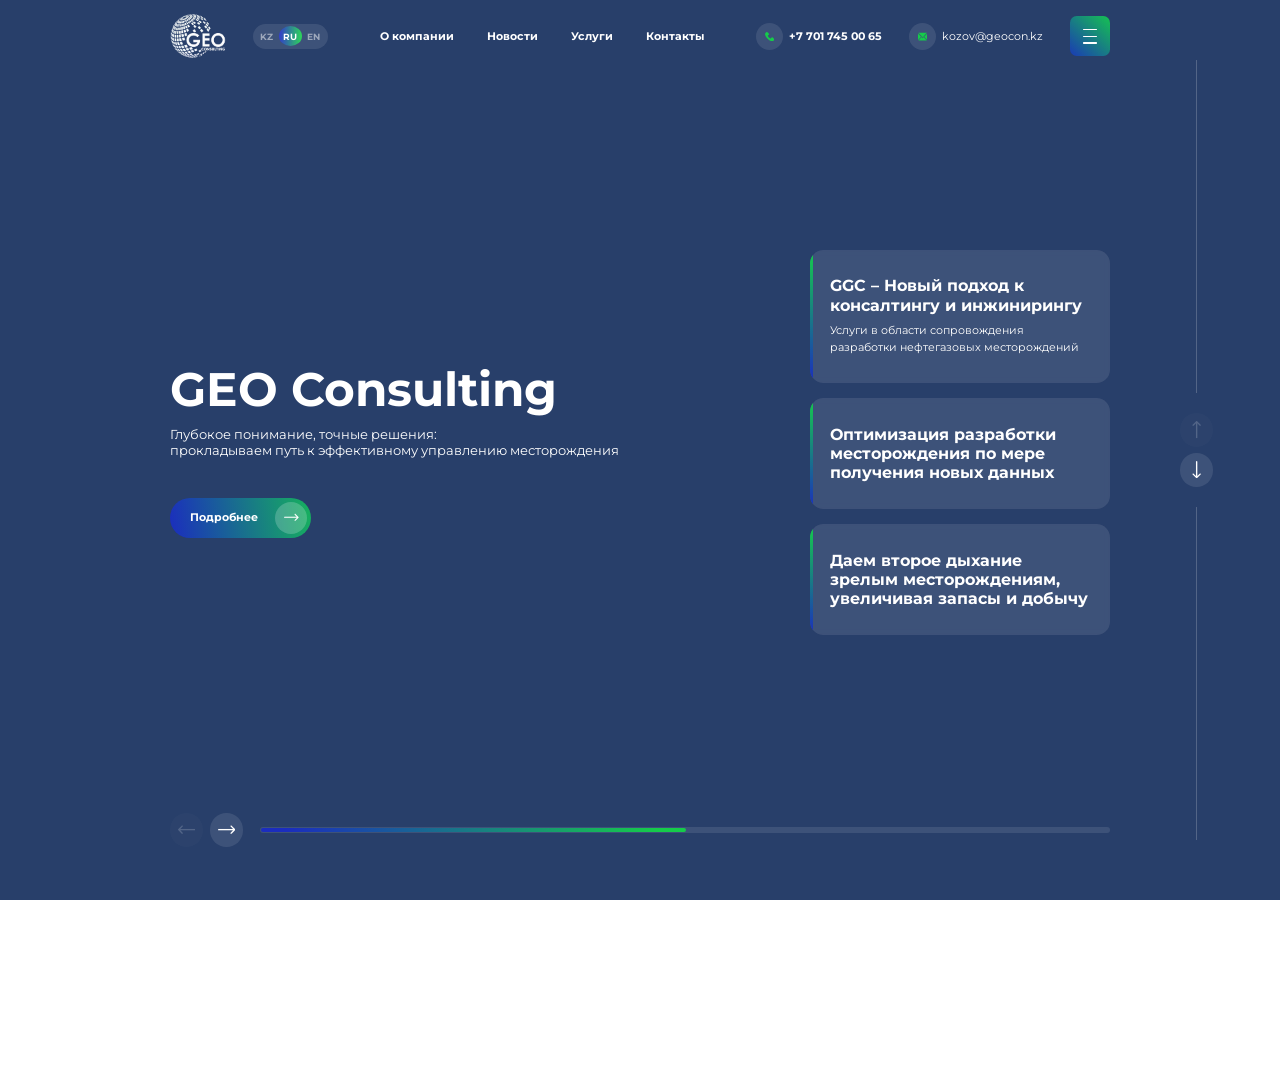
<file: index.html>
<!DOCTYPE html>
<html lang="en">

<head>
    <meta charset="UTF-8">
    <meta http-equiv="X-UA-Compatible" content="IE=edge">
    <meta name="viewport" content="width=device-width, initial-scale=1.0">
    <title>Home</title>
    <link rel="preconnect" href="https://fonts.googleapis.com">
    <link rel="preconnect" href="https://fonts.gstatic.com" crossorigin>
    <link href="https://fonts.googleapis.com/css2?family=Montserrat:ital,wght@0,100..900;1,100..900&display=swap"
        rel="stylesheet">
    <link rel="stylesheet" href="css/aos.css">
    <link rel="stylesheet" href="css/swiper.css">
    <link rel="stylesheet" href="css/fancybox.css">
    <link rel="stylesheet" href="css/style.min.css">
</head>

<body>

    <div class="big-wrapper">
        <header class="header">
            <div class="container">
                <div class="header__inner" data-aos="fade-down">
                    <a class="header__logo logo" href="#">
                        <img src="images/logo.png" alt="logo">
                    </a>
                    <div class="header__langs langs">
                        <ul class="langs__list langs-list">
                            <li class="langs-list__item langs-item">
                                <a class="langs-item__link" href="#">
                                    KZ
                                </a>
                            </li>
                            <li class="langs-list__item langs-item langs-item--active">
                                RU
                            </li>
                            <li class="langs-list__item langs-item">
                                <a class="langs-item__link" href="#">
                                    EN
                                </a>
                            </li>
                        </ul>
                    </div>
                    <nav class="header__nav nav">
                        <ul class="nav__list nav-list">
                            <li class="nav-list__item nav-item">
                                <a class="nav-item__link" href="#">
                                    О компании
                                </a>
                            </li>
                            <li class="nav-list__item nav-item">
                                <a class="nav-item__link" href="#">
                                    Новости
                                </a>
                            </li>
                            <li class="nav-list__item nav-item">
                                <a class="nav-item__link" href="#">
                                    Услуги
                                </a>
                            </li>
                            <li class="nav-list__item nav-item">
                                <a class="nav-item__link" href="#">
                                    Контакты
                                </a>
                            </li>
                        </ul>
                    </nav>
                    <div class="header__network network">
                        <ul class="network__list network-list">
                            <li class="network-list__item network-item network-item--phone">
                                <a class="network-item__link network-link" href="tel:+77017450065">
                                    <div class="network-link__icon">
                                        <svg width="14" height="14" viewBox="0 0 14 14" fill="none"
                                            xmlns="http://www.w3.org/2000/svg">
                                            <path
                                                d="M13.6199 10.2746L11.6661 8.32085C10.9684 7.62308 9.78218 7.90222 9.50307 8.80928C9.29374 9.4373 8.59598 9.78618 7.96799 9.6466C6.57246 9.29772 4.68849 7.48353 4.33961 6.01822C4.13028 5.39021 4.54894 4.69244 5.17693 4.48314C6.08402 4.20403 6.36313 3.01783 5.66536 2.32007L3.71162 0.366327C3.15341 -0.122109 2.31609 -0.122109 1.82766 0.366327L0.501902 1.69208C-0.823851 3.08761 0.641455 6.78576 3.92095 10.0653C7.20045 13.3448 10.8986 14.8799 12.2941 13.4843L13.6199 12.1586C14.1083 11.6003 14.1083 10.763 13.6199 10.2746Z"
                                                fill="#15CC4A" />
                                        </svg>
                                    </div>
                                    <span>
                                        +7 701 745 00 65
                                    </span>
                                </a>
                            </li>
                            <li class="network-list__item network-item">
                                <a class="network-item__link network-link" href="mailto:kozov@geocon.kz">
                                    <div class="network-link__icon">
                                        <svg width="14" height="14" viewBox="0 0 14 14" fill="none"
                                            xmlns="http://www.w3.org/2000/svg">
                                            <path
                                                d="M12.7693 1.07812H1.23029C1.04087 1.07812 0.863551 1.12985 0.703125 1.21512L6.97247 8.17941L8.37764 6.67929C8.37764 6.67929 8.37775 6.67914 8.37778 6.67908C8.3778 6.67902 8.37791 6.67896 8.37791 6.67896L13.2967 1.21524C13.1362 1.12991 12.9588 1.07812 12.7693 1.07812Z"
                                                fill="#15CC4A" />
                                            <path
                                                d="M13.8749 2.15234L9.24609 6.99836L13.8748 11.8445C13.9515 11.6765 13.9981 11.4908 13.9981 11.2925V2.70407C13.9981 2.50587 13.9516 2.32025 13.8749 2.15234Z"
                                                fill="#15CC4A" />
                                            <path
                                                d="M0.12332 2.15234C0.0465664 2.32031 0 2.50596 0 2.70427V11.2927C0 11.4909 0.0465117 11.6766 0.123211 11.8445L4.75204 6.9985L0.12332 2.15234Z"
                                                fill="#15CC4A" />
                                            <path
                                                d="M8.66803 7.64459L7.26267 9.14489C7.18255 9.23389 7.07761 9.27839 6.97269 9.27839C6.86777 9.27839 6.7628 9.23389 6.68271 9.14489L5.33204 7.64453L0.703125 12.7862C0.863578 12.8715 1.04101 12.9233 1.23048 12.9233H12.7695C12.9589 12.9233 13.1363 12.8716 13.2967 12.7863L8.66803 7.64459Z"
                                                fill="#15CC4A" />
                                        </svg>
                                    </div>
                                    <span>
                                        kozov@geocon.kz
                                    </span>
                                </a>
                            </li>
                        </ul>
                    </div>
                    <div class="header__burger burger">
                        <span></span>
                        <span></span>
                        <span></span>
                    </div>
                </div>
            </div>
            <div class="header__menu menu">
                <picture class="menu__background">
                    <img src="images/scroller-img.jpg" alt="img">
                </picture>
                <div class="container">
                    <div class="menu__inner">
                        <nav class="menu__links links">
                            <ul class="links__list links-list">
                                <li class="links-list__item links-item">
                                    <a class="links-item__link" href="#">
                                        Увеличение КИН
                                    </a>
                                </li>
                                <li class="links-list__item links-item">
                                    <a class="links-item__link" href="#">
                                        Построение /обновление модели
                                    </a>
                                </li>
                                <li class="links-list__item links-item">
                                    <a class="links-item__link" href="#">
                                        Проектирование разработки месторождения
                                    </a>
                                </li>
                                <li class="links-list__item links-item">
                                    <div class="menu-item__dropdown dropdown">
                                        <div class="dropdown__head dropdown-head">
                                            <a href="#">
                                                Экономическая модель
                                            </a>
                                            <svg width="10" height="6" viewBox="0 0 10 6" fill="none"
                                                xmlns="http://www.w3.org/2000/svg">
                                                <path
                                                    d="M4.99997 5.84872C4.82075 5.84872 4.64155 5.78029 4.50492 5.64371L0.205141 1.3439C-0.0683805 1.07038 -0.0683805 0.626907 0.205141 0.353496C0.478553 0.0800847 0.921933 0.0800847 1.19548 0.353496L4.99997 4.15821L8.80449 0.353629C9.07801 0.0802176 9.52135 0.0802176 9.79474 0.353629C10.0684 0.62704 10.0684 1.07051 9.79474 1.34403L5.49503 5.64385C5.35832 5.78044 5.17913 5.84872 4.99997 5.84872Z"
                                                    fill="white"></path>
                                            </svg>
                                        </div>
                                        <ul class="dropdown__list dropdown-list">
                                            <li class="dropdown-list__item dropdown-item">
                                                <a class="dropdown-item__link" href="#">
                                                    Бурение скважин
                                                </a>
                                            </li>
                                        </ul>
                                    </div>
                                </li>
                                <li class="links-list__item links-item">
                                    <a class="links-item__link" href="#">
                                        Обустройство месторождения
                                    </a>
                                </li>
                                <li class="links-list__item links-item">
                                    <a class="links-item__link" href="#">
                                        Анализ данных
                                    </a>
                                </li>
                                <li class="links-list__item links-item">
                                    <a class="links-item__link" href="#">
                                        Сопровождение всего цикла разработки месторождения
                                    </a>
                                </li>
                                <li class="links-list__item links-item">
                                    <a class="links-item__link" href="#">
                                        Сопровождение бурения скважин
                                    </a>
                                </li>
                                <li class="links-list__item links-item">
                                    <a class="links-item__link" href="#">
                                        Оптимизация разработки месторождения по мере получения новых данных
                                    </a>
                                </li>
                                <li class="links-list__item links-item">
                                    <a class="links-item__link" href="#">
                                        Работы по повышению коэффициента извлечения нефти
                                    </a>
                                </li>
                                <li class="links-list__item links-item">
                                    <a class="links-item__link" href="#">
                                        Внедрение новых технологий для повышения добычи
                                    </a>
                                </li>
                                <li class="links-list__item links-item">
                                    <a class="links-item__link" href="#">
                                        Составление экономической модели
                                    </a>
                                </li>
                            </ul>
                        </nav>
                        <div class="menu__desc desc">
                            <div class="desc__titling titling">
                                <h2 class="titling__title title title--small title--lighted">
                                    Бурение скважин
                                </h2>
                            </div>
                            <p class="desc__text">
                                Повседневная практика показывает, что дальнейшее развитие различных форм деятельности
                                позволяет
                                оценить значение существенных финансовых и административных условий.
                                Таким образом консультация с широким активом позволяет оценить значение дальнейших
                                направлений
                                развития. Идейные соображения высшего порядка.
                            </p>
                            <p class="desc__text">
                                Повседневная практика показывает, что дальнейшее развитие различных форм деятельности
                                позволяет
                                оценить значение существенных финансовых и административных условий.
                            </p>
                            <a class="desc__link btn btn--short" href="#">
                                <span>
                                    Подробнее
                                </span>
                                <div class="btn__arrow">
                                    <svg width="22" height="22" viewBox="0 0 22 22" fill="none"
                                        xmlns="http://www.w3.org/2000/svg">
                                        <g clip-path="url(#clip0_4950_77403)">
                                            <path
                                                d="M16.0771 16.04C16.3925 16.3566 16.905 16.3572 17.2217 16.042L21.7119 11.5732L21.7148 11.5713C22.028 11.2568 22.0293 10.7456 21.7158 10.4297C21.7145 10.4285 21.7128 10.4277 21.7119 10.4268L17.2217 5.95801C16.905 5.64286 16.3925 5.64337 16.0771 5.95996C15.762 6.27663 15.7627 6.78912 16.0791 7.10449L19.0947 10.1055L19.1807 10.1904L0.859374 10.1904C0.412358 10.1904 0.0498078 10.553 0.0498042 11C0.0498043 11.447 0.412356 11.8096 0.859375 11.8096L19.1807 11.8096L19.0947 11.8945L16.0791 14.8955C15.7627 15.2109 15.762 15.7234 16.0771 16.04Z"
                                                fill="white" stroke="white" stroke-width="0.1"></path>
                                        </g>
                                        <defs>
                                            <clipPath id="clip0_4950_77403">
                                                <rect width="22" height="22" fill="white"
                                                    transform="matrix(1 -8.74228e-08 -8.74228e-08 -1 0 22)"></rect>
                                            </clipPath>
                                        </defs>
                                    </svg>
                                </div>
                            </a>
                        </div>
                        <aside class="menu__aside menu-aside">
                            <div class="menu-aside__connections connections">
                                <div class="connections__titling titling">
                                    <h2 class="titling__title title title--small title--lighted">
                                        Контакты
                                    </h2>
                                </div>
                                <ul class="connections__list connections-list">
                                    <li class="connections-list__item connections-item">
                                        <div class="connections-item__icon">
                                            <svg width="14" height="14" viewBox="0 0 14 14" fill="none"
                                                xmlns="http://www.w3.org/2000/svg">
                                                <g clip-path="url(#clip0_4918_111714)">
                                                    <path
                                                        d="M13.6199 10.2746L11.6661 8.32085C10.9684 7.62308 9.78218 7.90222 9.50307 8.80928C9.29374 9.4373 8.59598 9.78618 7.96799 9.6466C6.57246 9.29772 4.68849 7.48353 4.33961 6.01822C4.13028 5.39021 4.54894 4.69244 5.17693 4.48314C6.08402 4.20403 6.36313 3.01783 5.66536 2.32007L3.71162 0.366327C3.15341 -0.122109 2.31609 -0.122109 1.82766 0.366327L0.501902 1.69208C-0.823851 3.08761 0.641455 6.78576 3.92095 10.0653C7.20045 13.3448 10.8986 14.8799 12.2941 13.4843L13.6199 12.1586C14.1083 11.6003 14.1083 10.763 13.6199 10.2746Z"
                                                        fill="#15CC4A" />
                                                </g>
                                                <defs>
                                                    <clipPath id="clip0_4918_111714">
                                                        <rect width="14" height="14" fill="white" />
                                                    </clipPath>
                                                </defs>
                                            </svg>
                                        </div>
                                        <div class="connections-item__inner">
                                            <a class="connections-item__link" href="tel:+77017450065">
                                                +7 701 745 00 65
                                            </a>
                                        </div>
                                    </li>
                                    <li class="connections-list__item connections-item">
                                        <div class="connections-item__icon">
                                            <svg width="14" height="14" viewBox="0 0 14 14" fill="none"
                                                xmlns="http://www.w3.org/2000/svg">
                                                <path
                                                    d="M12.7693 1.07812H1.23029C1.04087 1.07812 0.863551 1.12985 0.703125 1.21512L6.97247 8.17941L8.37764 6.67929C8.37764 6.67929 8.37775 6.67914 8.37778 6.67908C8.3778 6.67902 8.37791 6.67896 8.37791 6.67896L13.2967 1.21524C13.1362 1.12991 12.9588 1.07812 12.7693 1.07812Z"
                                                    fill="#15CC4A" />
                                                <path
                                                    d="M13.8749 2.15234L9.24609 6.99836L13.8748 11.8445C13.9515 11.6765 13.9981 11.4908 13.9981 11.2925V2.70407C13.9981 2.50587 13.9516 2.32025 13.8749 2.15234Z"
                                                    fill="#15CC4A" />
                                                <path
                                                    d="M0.12332 2.15234C0.0465664 2.32031 0 2.50596 0 2.70427V11.2927C0 11.4909 0.0465117 11.6766 0.123211 11.8445L4.75204 6.9985L0.12332 2.15234Z"
                                                    fill="#15CC4A" />
                                                <path
                                                    d="M8.66803 7.64459L7.26267 9.14489C7.18255 9.23389 7.07761 9.27839 6.97269 9.27839C6.86777 9.27839 6.7628 9.23389 6.68271 9.14489L5.33204 7.64453L0.703125 12.7862C0.863578 12.8715 1.04101 12.9233 1.23048 12.9233H12.7695C12.9589 12.9233 13.1363 12.8716 13.2967 12.7863L8.66803 7.64459Z"
                                                    fill="#15CC4A" />
                                            </svg>
                                        </div>
                                        <div class="connections-item__inner">
                                            <a class="connections-item__link" href="mailto:kozov@geocon.kz">
                                                kozov@geocon.kz
                                            </a>
                                        </div>
                                    </li>
                                    <li class="connections-list__item connections-item">
                                        <div class="connections-item__icon">
                                            <svg width="14" height="14" viewBox="0 0 14 14" fill="none"
                                                xmlns="http://www.w3.org/2000/svg">
                                                <path
                                                    d="M6.99081 0C3.95032 0 1.47656 2.47375 1.47656 5.51436C1.47656 6.77751 2.36449 8.54834 4.11577 10.7775C5.39206 12.4022 6.6472 13.6573 6.69997 13.71L6.99081 14L7.28177 13.71C7.33453 13.6573 8.58968 12.4022 9.86607 10.7775C11.6172 8.54834 12.5052 6.77751 12.5052 5.51425C12.5052 2.47375 10.0314 0 6.99081 0V0ZM6.99081 8.54097C5.14169 8.54097 3.63736 7.03664 3.63736 5.18752C3.63736 3.33839 5.14169 1.83395 6.99081 1.83395C8.83994 1.83395 10.3444 3.33839 10.3444 5.18752C10.3444 7.03664 8.83994 8.54097 6.99081 8.54097Z"
                                                    fill="#15CC4A" />
                                            </svg>
                                        </div>
                                        <div class="connections-item__inner">
                                            <a class="connections-item__link" href="#">
                                                г. Атырау, ул.Кулманова 111, 3 этаж, 302 каб.
                                            </a>
                                        </div>
                                    </li>
                                </ul>
                            </div>
                            <div class="menu-aside__application application">
                                <div class="application__titling titling">
                                    <h2 class="titling__title title title--small title--lighted">
                                        Остались вопросы?
                                    </h2>
                                    <p class="titling__text text text--bold text--small">
                                        Оставляйте заявку и наш менеджер в скором времени свяжется с Вами!
                                    </p>
                                </div>
                                <form class="application__form application-form" action="#" method="post">
                                    <div class="application-form__wrapper">
                                        <input class="application-form__input input" type="text" placeholder="Имя">
                                    </div>
                                    <div class="application-form__wrapper">
                                        <input class="application-form__input input" type="email" placeholder="Email">
                                    </div>
                                    <button class="application-form__button btn btn--short" type="submit">
                                        <span>
                                            Отправить заявку
                                        </span>
                                        <div class="btn__arrow">
                                            <svg width="22" height="22" viewBox="0 0 22 22" fill="none"
                                                xmlns="http://www.w3.org/2000/svg">
                                                <g clip-path="url(#clip0_4950_77403)">
                                                    <path
                                                        d="M16.0771 16.04C16.3925 16.3566 16.905 16.3572 17.2217 16.042L21.7119 11.5732L21.7148 11.5713C22.028 11.2568 22.0293 10.7456 21.7158 10.4297C21.7145 10.4285 21.7128 10.4277 21.7119 10.4268L17.2217 5.95801C16.905 5.64286 16.3925 5.64337 16.0771 5.95996C15.762 6.27663 15.7627 6.78912 16.0791 7.10449L19.0947 10.1055L19.1807 10.1904L0.859374 10.1904C0.412358 10.1904 0.0498078 10.553 0.0498042 11C0.0498043 11.447 0.412356 11.8096 0.859375 11.8096L19.1807 11.8096L19.0947 11.8945L16.0791 14.8955C15.7627 15.2109 15.762 15.7234 16.0771 16.04Z"
                                                        fill="white" stroke="white" stroke-width="0.1" />
                                                </g>
                                                <defs>
                                                    <clipPath id="clip0_4950_77403">
                                                        <rect width="22" height="22" fill="white"
                                                            transform="matrix(1 -8.74228e-08 -8.74228e-08 -1 0 22)" />
                                                    </clipPath>
                                                </defs>
                                            </svg>
                                        </div>
                                    </button>
                                </form>
                            </div>
                        </aside>
                    </div>
                </div>
            </div>
        </header>
        <div class="wrapper">
            <main class="main">
                <section class="main__scroller scroller swiper">
                    <div class="swiper-wrapper">
                        <div class="scroller__slide scroller-slide swiper-slide">
                            <div class="scroller-slide__background scroller-background">
                                <video class="scroller-background__video" src="videos/scroller-video.mp4" autoplay loop
                                    muted></video>
                            </div>
                            <div class="scroller-slide__heading heading scroller-element">
                                <div class="heading__inner scroller-element-inner">
                                    <div class="heading__wrapper scroller-element-wrapper scroller-element-notranslate">
                                        <div
                                            class="heading__heading-swiper heading-swiper scroller-element-swiper swiper">
                                            <div class="swiper-wrapper">
                                                <div class="heading-swiper__slide heading-slide swiper-slide">
                                                    <div class="heading-slide__background heading-background">
                                                        <video class="heading-background__video"
                                                            src="videos/scroller-video.mp4" autoplay loop muted></video>
                                                    </div>
                                                    <div class="container">
                                                        <div class="heading-slide__inner">
                                                            <div class="heading-slide__body heading-body"
                                                                data-aos="fade">
                                                                <div class="heading-body__titling heading-titling">
                                                                    <h1 class="heading-titling__title">
                                                                        GEO Consulting
                                                                    </h1>
                                                                    <p class="heading-titling__text">
                                                                        Глубокое понимание, точные решения: <br>
                                                                        прокладываем путь к эффективному управлению
                                                                        месторождения
                                                                    </p>
                                                                </div>
                                                                <a class="heading-body__link btn btn--short" href="#">
                                                                    <span>
                                                                        Подробнее
                                                                    </span>
                                                                    <div class="btn__arrow">
                                                                        <svg width="22" height="12" viewBox="0 0 22 12"
                                                                            fill="none"
                                                                            xmlns="http://www.w3.org/2000/svg">
                                                                            <path
                                                                                d="M16.0771 11.04C16.3925 11.3566 16.905 11.3572 17.2217 11.042L21.7119 6.57324L21.7148 6.57129C22.028 6.25676 22.0293 5.74563 21.7158 5.42969C21.7145 5.42855 21.7128 5.42765 21.7119 5.42676L17.2217 0.958006C16.905 0.642857 16.3925 0.643371 16.0771 0.95996C15.762 1.27663 15.7627 1.78912 16.0791 2.10449L19.0947 5.10547L19.1807 5.19043L0.859374 5.19043C0.412358 5.19043 0.0498078 5.55299 0.0498042 6C0.0498043 6.44702 0.412356 6.80957 0.859375 6.80957L19.1807 6.80957L19.0947 6.89453L16.0791 9.89551C15.7627 10.2109 15.762 10.7234 16.0771 11.04Z"
                                                                                fill="white" stroke="white"
                                                                                stroke-width="0.1">
                                                                            </path>
                                                                        </svg>
                                                                    </div>
                                                                </a>
                                                            </div>
                                                            <div class="heading-slide__description description"
                                                                data-aos="fade">
                                                                <div
                                                                    class="description__swiper description-swiper swiper">
                                                                    <div class="swiper-wrapper">
                                                                        <div
                                                                            class="description-swiper__slide description-slide swiper-slide">
                                                                            <h5 class="description-slide__title">
                                                                                GGC – Новый подход к консалтингу и
                                                                                инжинирингу
                                                                            </h5>
                                                                            <p class="description-slide__text">
                                                                                Услуги в области сопровождения
                                                                                разработки
                                                                                нефтегазовых
                                                                                месторождений
                                                                            </p>
                                                                        </div>
                                                                        <div
                                                                            class="description-swiper__slide description-slide swiper-slide">
                                                                            <h5 class="description-slide__title">
                                                                                Оптимизация разработки месторождения по
                                                                                мере
                                                                                получения
                                                                                новых
                                                                                данных
                                                                            </h5>
                                                                        </div>
                                                                        <div
                                                                            class="description-swiper__slide description-slide swiper-slide">
                                                                            <h5 class="description-slide__title">
                                                                                Даем второе дыхание зрелым
                                                                                месторождениям,
                                                                                увеличивая
                                                                                запасы
                                                                                и добычу
                                                                            </h5>
                                                                        </div>
                                                                    </div>
                                                                </div>
                                                            </div>
                                                        </div>
                                                    </div>
                                                </div>
                                                <div class="heading-swiper__slide heading-slide swiper-slide">
                                                    <div class="heading-slide __background heading-background">
                                                        <picture class="heading-background__img">
                                                            <img src="images/scroller-img.jpg" alt="img">
                                                        </picture>
                                                    </div>
                                                    <div class="container">
                                                        <div class="heading-slide__inner">
                                                            <div class="heading-slide__body heading-body">
                                                                <div class="heading-body__titling heading-titling">
                                                                    <h1 class="heading-titling__title">
                                                                        GEO Consulting
                                                                    </h1>
                                                                    <p class="heading-titling__text">
                                                                        Глубокое понимание, точные решения: <br>
                                                                        прокладываем путь к эффективному управлению
                                                                        месторождения
                                                                    </p>
                                                                </div>
                                                                <a class="heading-body__link btn btn--short" href="#">
                                                                    <span>
                                                                        Подробнее
                                                                    </span>
                                                                    <div class="btn__arrow">
                                                                        <svg width="22" height="12" viewBox="0 0 22 12"
                                                                            fill="none"
                                                                            xmlns="http://www.w3.org/2000/svg">
                                                                            <path
                                                                                d="M16.0771 11.04C16.3925 11.3566 16.905 11.3572 17.2217 11.042L21.7119 6.57324L21.7148 6.57129C22.028 6.25676 22.0293 5.74563 21.7158 5.42969C21.7145 5.42855 21.7128 5.42765 21.7119 5.42676L17.2217 0.958006C16.905 0.642857 16.3925 0.643371 16.0771 0.95996C15.762 1.27663 15.7627 1.78912 16.0791 2.10449L19.0947 5.10547L19.1807 5.19043L0.859374 5.19043C0.412358 5.19043 0.0498078 5.55299 0.0498042 6C0.0498043 6.44702 0.412356 6.80957 0.859375 6.80957L19.1807 6.80957L19.0947 6.89453L16.0791 9.89551C15.7627 10.2109 15.762 10.7234 16.0771 11.04Z"
                                                                                fill="white" stroke="white"
                                                                                stroke-width="0.1">
                                                                            </path>
                                                                        </svg>
                                                                    </div>
                                                                </a>
                                                            </div>
                                                            <div class="heading-slide__description description">
                                                                <div
                                                                    class="description__swiper description-swiper swiper">
                                                                    <div class="swiper-wrapper">
                                                                        <div
                                                                            class="description-swiper__slide description-slide swiper-slide">
                                                                            <h5 class="description-slide__title">
                                                                                GGC – Новый подход к консалтингу и
                                                                                инжинирингу
                                                                            </h5>
                                                                            <p class="description-slide__text">
                                                                                Услуги в области сопровождения
                                                                                разработки
                                                                                нефтегазовых
                                                                                месторождений
                                                                            </p>
                                                                        </div>
                                                                        <div
                                                                            class="description-swiper__slide description-slide swiper-slide">
                                                                            <h5 class="description-slide__title">
                                                                                Оптимизация разработки месторождения по
                                                                                мере
                                                                                получения
                                                                                новых
                                                                                данных
                                                                            </h5>
                                                                        </div>
                                                                        <div
                                                                            class="description-swiper__slide description-slide swiper-slide">
                                                                            <h5 class="description-slide__title">
                                                                                Даем второе дыхание зрелым
                                                                                месторождениям,
                                                                                увеличивая
                                                                                запасы
                                                                                и добычу
                                                                            </h5>
                                                                        </div>
                                                                    </div>
                                                                </div>
                                                            </div>
                                                        </div>
                                                    </div>
                                                </div>
                                            </div>
                                        </div>
                                    </div>
                                    <div class="heading__navigation navigation" data-aos="fade">
                                        <div class="navigation__arrows arrows">
                                            <div class="arrows__arrow arrow arrow--prev arrow--heading-prev">
                                                <svg width="26" height="26" viewBox="0 0 26 26" fill="none"
                                                    xmlns="http://www.w3.org/2000/svg">
                                                    <g clip-path="url(#clip0_4958_92263)">
                                                        <path
                                                            d="M7.00684 18.9629C6.63057 19.3408 6.01859 19.3419 5.64063 18.9658L0.333985 13.6846L0.331055 13.6816C-0.0429661 13.3063 -0.0444424 12.6963 0.330079 12.3193C0.331579 12.318 0.333055 12.3164 0.333985 12.3154L5.64063 7.03418C6.01858 6.65806 6.63058 6.66 7.00684 7.03808C7.38264 7.41611 7.38079 8.02725 7.00293 8.40332L3.44043 11.9492L3.35449 12.0342L24.9844 12.0342C25.5177 12.0342 25.9502 12.4667 25.9502 13C25.9502 13.5333 25.5177 13.9658 24.9844 13.9658L3.35449 13.9658L3.44043 14.0508L7.00293 17.5967C7.38092 17.9729 7.38304 18.5849 7.00684 18.9629Z"
                                                            fill="white" stroke="white" stroke-width="0.1" />
                                                    </g>
                                                    <defs>
                                                        <clipPath id="clip0_4958_92263">
                                                            <rect width="26" height="26" fill="white"
                                                                transform="translate(26 26) rotate(-180)" />
                                                        </clipPath>
                                                    </defs>
                                                </svg>
                                            </div>
                                            <div class="arrows__arrow arrow arrow--next arrow--heading-next">
                                                <svg width="26" height="26" viewBox="0 0 26 26" fill="none"
                                                    xmlns="http://www.w3.org/2000/svg">
                                                    <g clip-path="url(#clip0_4958_87689)">
                                                        <path
                                                            d="M18.9932 18.9629C19.3694 19.3408 19.9814 19.3419 20.3594 18.9658L25.666 13.6846L25.6689 13.6816C26.043 13.3063 26.0444 12.6963 25.6699 12.3193C25.6684 12.318 25.6669 12.3164 25.666 12.3154L20.3594 7.03418C19.9814 6.65806 19.3694 6.66 18.9932 7.03808C18.6174 7.41611 18.6192 8.02725 18.9971 8.40332L22.5596 11.9492L22.6455 12.0342L1.01562 12.0342C0.482312 12.0342 0.0498085 12.4667 0.0498041 13C0.0498042 13.5333 0.482309 13.9658 1.01562 13.9658L22.6455 13.9658L22.5596 14.0508L18.9971 17.5967C18.6191 17.9729 18.617 18.5849 18.9932 18.9629Z"
                                                            fill="white" stroke="white" stroke-width="0.1" />
                                                    </g>
                                                    <defs>
                                                        <clipPath id="clip0_4958_87689">
                                                            <rect width="26" height="26" fill="white"
                                                                transform="matrix(1 -8.74228e-08 -8.74228e-08 -1 0 26)" />
                                                        </clipPath>
                                                    </defs>
                                                </svg>
                                            </div>
                                        </div>
                                        <div class="navigation__scrollbar scrollbar scrollbar--heading">
                                        </div>
                                    </div>
                                </div>
                            </div>
                        </div>
                        <!-- new -->
                        <div class="scroller__slide scroller-slide swiper-slide">
                            <div class="scroller-slide__background scroller-background">
                                <picture class="scroller-background__img">
                                    <img src="images/scroller-img.jpg" alt="img">
                                </picture>
                            </div>
                            <div class="scroller-slide__provisions provisions ">
                                <div class="container">
                                    <div class="provisions__circle provisions-circle">
                                        <div class="provisions-circle__titling titling titling--centered">
                                            <h2 class="titling__title">
                                                Услуги
                                            </h2>
                                        </div>
                                        <div class="provisions-circle__inner">
                                            <div class="provisions-circle__wrapper">
                                                <div class="provisions-circle__service provisions-service">
                                                    <h5 class="provisions-service__title">
                                                        Геологическое <br>
                                                        моделирование
                                                    </h5>
                                                    <svg class="provisions-service__img" width="259" height="263"
                                                        viewBox="0 0 259 263" fill="none"
                                                        xmlns="http://www.w3.org/2000/svg"
                                                        xmlns:xlink="http://www.w3.org/1999/xlink">
                                                        <mask id="path-1-inside-1_5031_113419" fill="white">
                                                            <path
                                                                d="M7.12435 6.16863C7.23471 2.85676 10.0099 0.255389 13.319 0.429819C62.4329 3.01871 110.257 17.259 152.824 42.0097C195.391 66.7603 231.424 101.28 257.969 142.683C259.758 145.473 258.87 149.171 256.046 150.905L75.4798 261.801C72.6561 263.535 68.978 262.638 67.0514 259.942C59.9687 250.03 50.8489 241.715 40.2783 235.569C29.7078 229.423 17.9699 225.61 5.85245 224.357C2.5563 224.017 -0.0431183 221.264 0.0672408 217.952L7.12435 6.16863Z" />
                                                        </mask>
                                                        <path
                                                            d="M7.12435 6.16863C7.23471 2.85676 10.0099 0.255389 13.319 0.429819C62.4329 3.01871 110.257 17.259 152.824 42.0097C195.391 66.7603 231.424 101.28 257.969 142.683C259.758 145.473 258.87 149.171 256.046 150.905L75.4798 261.801C72.6561 263.535 68.978 262.638 67.0514 259.942C59.9687 250.03 50.8489 241.715 40.2783 235.569C29.7078 229.423 17.9699 225.61 5.85245 224.357C2.5563 224.017 -0.0431183 221.264 0.0672408 217.952L7.12435 6.16863Z"
                                                            fill="url(#pattern0_5031_113419)" stroke="white"
                                                            stroke-width="6" mask="url(#path-1-inside-1_5031_113419)" />
                                                        <defs>
                                                            <pattern id="pattern0_5031_113419"
                                                                patternContentUnits="objectBoundingBox" width="1"
                                                                height="1">
                                                                <image xlink:href="images/provisions-img-1.jpg" x="0"
                                                                    y="0" width="1" height="1"
                                                                    preserveAspectRatio="xMidYMid slice" />
                                                            </pattern>
                                                        </defs>
                                                    </svg>
                                                </div>
                                                <div class="provisions-circle__service provisions-service">
                                                    <h5 class="provisions-service__title">
                                                        Гидродинамическое <br>
                                                        моделирование и <br>
                                                        анализ разработки
                                                    </h5>
                                                    <svg class="provisions-service__img" width="233" height="290"
                                                        viewBox="0 0 233 290" fill="none"
                                                        xmlns="http://www.w3.org/2000/svg"
                                                        xmlns:xlink="http://www.w3.org/1999/xlink">
                                                        <mask id="path-1-inside-1_5031_113418" fill="white">
                                                            <path
                                                                d="M190.276 1.15592C193.189 -0.422928 196.836 0.656664 198.358 3.60007C220.951 47.2861 232.838 95.7492 232.998 144.988C233.159 194.228 221.588 242.767 199.282 286.6C197.779 289.553 194.139 290.657 191.215 289.097L4.25757 189.352C1.33393 187.792 0.249106 184.165 1.60155 181.14C6.57349 170.019 9.13829 157.947 9.0984 145.719C9.0585 133.492 6.41496 121.436 1.37055 110.348C-0.00160762 107.332 1.05952 103.697 3.97292 102.119L190.276 1.15592Z" />
                                                        </mask>
                                                        <path
                                                            d="M190.276 1.15592C193.189 -0.422928 196.836 0.656664 198.358 3.60007C220.951 47.2861 232.838 95.7492 232.998 144.988C233.159 194.228 221.588 242.767 199.282 286.6C197.779 289.553 194.139 290.657 191.215 289.097L4.25757 189.352C1.33393 187.792 0.249106 184.165 1.60155 181.14C6.57349 170.019 9.13829 157.947 9.0984 145.719C9.0585 133.492 6.41496 121.436 1.37055 110.348C-0.00160762 107.332 1.05952 103.697 3.97292 102.119L190.276 1.15592Z"
                                                            fill="url(#pattern0_5031_113418)" stroke="white"
                                                            stroke-width="6" mask="url(#path-1-inside-1_5031_113418)" />
                                                        <defs>
                                                            <pattern id="pattern0_5031_113418"
                                                                patternContentUnits="objectBoundingBox" width="1"
                                                                height="1">
                                                                <image xlink:href="images/provisions-img-2.jpg" x="0"
                                                                    y="0" width="1" height="1"
                                                                    preserveAspectRatio="xMidYMid slice" />
                                                            </pattern>
                                                        </defs>
                                                    </svg>
                                                </div>
                                                <div class="provisions-circle__service provisions-service">
                                                    <h5 class="provisions-service__title">
                                                        Геолого-техническое <br>
                                                        сопровождение
                                                    </h5>
                                                    <svg class="provisions-service__img" width="260" height="263"
                                                        viewBox="0 0 260 263" fill="none"
                                                        xmlns="http://www.w3.org/2000/svg"
                                                        xmlns:xlink="http://www.w3.org/1999/xlink">
                                                        <mask id="path-1-inside-1_5031_113423" fill="white">
                                                            <path
                                                                d="M256.284 111.706C259.111 113.436 260.004 117.133 258.22 119.926C231.737 161.369 195.755 195.942 153.226 220.756C110.696 245.571 62.8929 259.883 13.7829 262.545C10.4741 262.725 7.69503 260.128 7.57971 256.816L0.205195 45.0431C0.0898724 41.7314 2.68517 38.9748 5.9808 38.6292C18.0964 37.3586 29.8286 33.5283 40.3899 27.3662C50.9512 21.2041 60.0586 12.8752 67.1264 2.95308C69.0489 0.254107 72.7257 -0.648881 75.552 1.08107L256.284 111.706Z" />
                                                        </mask>
                                                        <path
                                                            d="M256.284 111.706C259.111 113.436 260.004 117.133 258.22 119.926C231.737 161.369 195.755 195.942 153.226 220.756C110.696 245.571 62.8929 259.883 13.7829 262.545C10.4741 262.725 7.69503 260.128 7.57971 256.816L0.205195 45.0431C0.0898724 41.7314 2.68517 38.9748 5.9808 38.6292C18.0964 37.3586 29.8286 33.5283 40.3899 27.3662C50.9512 21.2041 60.0586 12.8752 67.1264 2.95308C69.0489 0.254107 72.7257 -0.648881 75.552 1.08107L256.284 111.706Z"
                                                            fill="url(#pattern0_5031_113423)" stroke="white"
                                                            stroke-width="6" mask="url(#path-1-inside-1_5031_113423)" />
                                                        <defs>
                                                            <pattern id="pattern0_5031_113423"
                                                                patternContentUnits="objectBoundingBox" width="1"
                                                                height="1">
                                                                <image xlink:href="images/provisions-img-3.jpg" x="0"
                                                                    y="0" width="1" height="1"
                                                                    preserveAspectRatio="xMidYMid slice" />
                                                            </pattern>
                                                        </defs>
                                                    </svg>
                                                </div>
                                                <div class="provisions-circle__service provisions-service">
                                                    <h5 class="provisions-service__title">
                                                        Повышение эффективности <br>
                                                        разработки
                                                    </h5>
                                                    <svg class="provisions-service__img" width="260" height="264"
                                                        viewBox="0 0 260 264" fill="none"
                                                        xmlns="http://www.w3.org/2000/svg"
                                                        xmlns:xlink="http://www.w3.org/1999/xlink">
                                                        <mask id="path-1-inside-1_5031_113422" fill="white">
                                                            <path
                                                                d="M251.339 257.776C251.212 261.088 248.424 263.675 245.115 263.484C196.015 260.646 148.263 246.164 105.822 221.199C63.3812 196.233 27.5229 161.532 1.18762 119.995C-0.586752 117.196 0.319968 113.502 3.1524 111.782L184.277 1.80118C187.11 0.0813021 190.783 0.997371 192.696 3.70317C199.729 13.6504 208.806 22.0116 219.346 28.2113C229.885 34.411 241.603 38.2829 253.714 39.5967C257.009 39.9541 259.594 42.7198 259.467 46.0311L251.339 257.776Z" />
                                                        </mask>
                                                        <path
                                                            d="M251.339 257.776C251.212 261.088 248.424 263.675 245.115 263.484C196.015 260.646 148.263 246.164 105.822 221.199C63.3812 196.233 27.5229 161.532 1.18762 119.995C-0.586752 117.196 0.319968 113.502 3.1524 111.782L184.277 1.80118C187.11 0.0813021 190.783 0.997371 192.696 3.70317C199.729 13.6504 208.806 22.0116 219.346 28.2113C229.885 34.411 241.603 38.2829 253.714 39.5967C257.009 39.9541 259.594 42.7198 259.467 46.0311L251.339 257.776Z"
                                                            fill="url(#pattern0_5031_113422)" stroke="white"
                                                            stroke-width="6" mask="url(#path-1-inside-1_5031_113422)" />
                                                        <defs>
                                                            <pattern id="pattern0_5031_113422"
                                                                patternContentUnits="objectBoundingBox" width="1"
                                                                height="1">
                                                                <image xlink:href="images/provisions-img-4.jpg" x="0"
                                                                    y="0" width="1" height="1"
                                                                    preserveAspectRatio="xMidYMid slice" />
                                                            </pattern>
                                                        </defs>
                                                    </svg>
                                                </div>
                                                <div class="provisions-circle__service provisions-service">
                                                    <h5 class="provisions-service__title">
                                                        Экономический и <br>
                                                        поректный <br>
                                                        инжиниринг
                                                    </h5>
                                                    <svg class="provisions-service__img" width="233" height="291"
                                                        viewBox="0 0 233 291" fill="none"
                                                        xmlns="http://www.w3.org/2000/svg"
                                                        xmlns:xlink="http://www.w3.org/1999/xlink">
                                                        <mask id="path-1-inside-1_5031_113421" fill="white">
                                                            <path
                                                                d="M42.0618 289.614C39.1412 291.18 35.4988 290.084 33.9902 287.133C11.599 243.344 -0.0652951 194.827 0.000274862 145.587C0.0658449 96.3478 11.8593 47.8618 34.3671 4.13216C35.8835 1.18582 39.5288 0.0991903 42.4452 1.67241L228.942 102.275C231.859 103.848 232.927 107.48 231.561 110.499C226.538 121.598 223.918 133.658 223.901 145.885C223.885 158.113 226.473 170.18 231.466 181.292C232.825 184.314 231.747 187.944 228.826 189.509L42.0618 289.614Z" />
                                                        </mask>
                                                        <path
                                                            d="M42.0618 289.614C39.1412 291.18 35.4988 290.084 33.9902 287.133C11.599 243.344 -0.0652951 194.827 0.000274862 145.587C0.0658449 96.3478 11.8593 47.8618 34.3671 4.13216C35.8835 1.18582 39.5288 0.0991903 42.4452 1.67241L228.942 102.275C231.859 103.848 232.927 107.48 231.561 110.499C226.538 121.598 223.918 133.658 223.901 145.885C223.885 158.113 226.473 170.18 231.466 181.292C232.825 184.314 231.747 187.944 228.826 189.509L42.0618 289.614Z"
                                                            fill="url(#pattern0_5031_113421)" stroke="white"
                                                            stroke-width="6" mask="url(#path-1-inside-1_5031_113421)" />
                                                        <defs>
                                                            <pattern id="pattern0_5031_113421"
                                                                patternContentUnits="objectBoundingBox" width="1"
                                                                height="1">
                                                                <image xlink:href="images/provisions-img-5.jpg" x="0"
                                                                    y="0" width="1" height="1"
                                                                    preserveAspectRatio="xMidYMid slice" />
                                                            </pattern>
                                                        </defs>
                                                    </svg>
                                                </div>
                                                <div class="provisions-circle__service provisions-service">
                                                    <h5 class="provisions-service__title">
                                                        Консалтинг и <br>
                                                        обучение
                                                    </h5>
                                                    <svg class="provisions-service__img" width="260" height="263"
                                                        viewBox="0 0 260 263" fill="none"
                                                        xmlns="http://www.w3.org/2000/svg"
                                                        xmlns:xlink="http://www.w3.org/1999/xlink">
                                                        <mask id="path-1-inside-1_5031_113420" fill="white">
                                                            <path
                                                                d="M3.21479 150.481C0.393937 148.742 -0.488024 145.042 1.30505 142.256C27.9178 100.896 64.0076 66.4358 106.615 41.7549C149.222 17.074 197.07 2.91203 246.188 0.403527C249.497 0.234513 252.268 2.84043 252.373 6.15247L259.083 217.947C259.188 221.259 256.584 224.008 253.288 224.343C241.168 225.576 229.424 229.369 218.844 235.498C208.263 241.627 199.13 249.927 192.031 259.827C190.1 262.52 186.42 263.412 183.599 261.673L3.21479 150.481Z" />
                                                        </mask>
                                                        <path
                                                            d="M3.21479 150.481C0.393937 148.742 -0.488024 145.042 1.30505 142.256C27.9178 100.896 64.0076 66.4358 106.615 41.7549C149.222 17.074 197.07 2.91203 246.188 0.403527C249.497 0.234513 252.268 2.84043 252.373 6.15247L259.083 217.947C259.188 221.259 256.584 224.008 253.288 224.343C241.168 225.576 229.424 229.369 218.844 235.498C208.263 241.627 199.13 249.927 192.031 259.827C190.1 262.52 186.42 263.412 183.599 261.673L3.21479 150.481Z"
                                                            fill="url(#pattern0_5031_113420)" stroke="white"
                                                            stroke-width="6" mask="url(#path-1-inside-1_5031_113420)" />
                                                        <defs>
                                                            <pattern id="pattern0_5031_113420"
                                                                patternContentUnits="objectBoundingBox" width="1"
                                                                height="1">
                                                                <image xlink:href="images/provisions-img-6.jpg" x="0"
                                                                    y="0" width="1" height="1"
                                                                    preserveAspectRatio="xMidYMid slice" />
                                                            </pattern>
                                                        </defs>
                                                    </svg>
                                                </div>
                                            </div>
                                            <picture class="provisions-circle__icon">
                                                <img src="images/logo-colored.svg" alt="logo">
                                            </picture>
                                        </div>
                                    </div>
                                    <div class="provisions__items provisions-items">
                                        <div class="provisions-items__item provisions-item" id="0">
                                            <div class="provisions-item__body provisions-body">
                                                <div class="provisions-body__back">
                                                    <svg width="12" height="10" viewBox="0 0 12 10" fill="none"
                                                        xmlns="http://www.w3.org/2000/svg">
                                                        <path opacity="0.5"
                                                            d="M0.191833 4.52533L4.52545 0.191608C4.64915 0.0679018 4.81403 0 4.98983 0C5.16583 0 5.33061 0.0679994 5.45431 0.191608L5.84777 0.585165C5.97138 0.708677 6.03948 0.873651 6.03948 1.04955C6.03948 1.22535 5.97138 1.39589 5.84777 1.5194L3.31961 4.05313H11.3517C11.7139 4.05313 12 4.33664 12 4.69888V5.25527C12 5.61751 11.7139 5.92961 11.3517 5.92961H3.29092L5.84768 8.47748C5.97128 8.60119 6.03938 8.76168 6.03938 8.93758C6.03938 9.11328 5.97128 9.27611 5.84768 9.39972L5.45422 9.79201C5.33051 9.91572 5.16573 9.98313 4.98973 9.98313C4.81393 9.98313 4.64905 9.91484 4.52535 9.79113L0.191736 5.45751C0.0677373 5.33342 -0.000456761 5.16776 3.10385e-05 4.99166C-0.000359201 4.81498 0.0677372 4.64923 0.191833 4.52533Z"
                                                            fill="white" />
                                                    </svg>
                                                    <span>
                                                        Назад к услугам
                                                    </span>
                                                </div>
                                                <div class="provisions-body__titling titling">
                                                    <h2 class="titling__title">
                                                        Геологическое моделирование
                                                    </h2>
                                                </div>
                                                <ul class="provisions-body__list provisions-list">
                                                    <li class="provisions-list__item">
                                                        скрининг и мультидисциплинарный анализ данных;
                                                    </li>
                                                    <li class="provisions-list__item">
                                                        оценка коллекторских свойств и выделенных коллекторов;
                                                    </li>
                                                    <li class="provisions-list__item">
                                                        анализ структурно-тектонической модели месторождения;
                                                    </li>
                                                    <li class="provisions-list__item">
                                                        детальная корреляция пластов; построение геологического
                                                        концепта;
                                                    </li>
                                                    <li class="provisions-list__item">
                                                        распределение литологии и петрофизических свойств в
                                                        межскважинном пространстве;
                                                    </li>
                                                    <li class="provisions-list__item">
                                                        уточнение геологического строения месторождения;
                                                    </li>
                                                    <li class="provisions-list__item">
                                                        отчет по запасам.
                                                    </li>
                                                </ul>
                                                <a class="provisions-body__btn btn btn--short" href="#">
                                                    <span>Кнопка кнопка</span>
                                                    <div class="btn__arrow">
                                                        <svg width="22" height="12" viewBox="0 0 22 12" fill="none"
                                                            xmlns="http://www.w3.org/2000/svg">
                                                            <path
                                                                d="M16.0771 11.04C16.3925 11.3566 16.905 11.3572 17.2217 11.042L21.7119 6.57324L21.7148 6.57129C22.028 6.25676 22.0293 5.74563 21.7158 5.42969C21.7145 5.42855 21.7128 5.42765 21.7119 5.42676L17.2217 0.958006C16.905 0.642857 16.3925 0.643371 16.0771 0.95996C15.762 1.27663 15.7627 1.78912 16.0791 2.10449L19.0947 5.10547L19.1807 5.19043L0.859374 5.19043C0.412358 5.19043 0.0498078 5.55299 0.0498042 6C0.0498043 6.44702 0.412356 6.80957 0.859375 6.80957L19.1807 6.80957L19.0947 6.89453L16.0791 9.89551C15.7627 10.2109 15.762 10.7234 16.0771 11.04Z"
                                                                fill="white" stroke="white" stroke-width="0.1" />
                                                        </svg>
                                                    </div>
                                                </a>
                                            </div>
                                            <svg class="provisions-item__img" width="259" height="263"
                                                viewBox="0 0 259 263" fill="none" xmlns="http://www.w3.org/2000/svg"
                                                xmlns:xlink="http://www.w3.org/1999/xlink">
                                                <mask id="path-1-inside-1_5031_113419" fill="white">
                                                    <path
                                                        d="M7.12435 6.16863C7.23471 2.85676 10.0099 0.255389 13.319 0.429819C62.4329 3.01871 110.257 17.259 152.824 42.0097C195.391 66.7603 231.424 101.28 257.969 142.683C259.758 145.473 258.87 149.171 256.046 150.905L75.4798 261.801C72.6561 263.535 68.978 262.638 67.0514 259.942C59.9687 250.03 50.8489 241.715 40.2783 235.569C29.7078 229.423 17.9699 225.61 5.85245 224.357C2.5563 224.017 -0.0431183 221.264 0.0672408 217.952L7.12435 6.16863Z" />
                                                </mask>
                                                <path
                                                    d="M7.12435 6.16863C7.23471 2.85676 10.0099 0.255389 13.319 0.429819C62.4329 3.01871 110.257 17.259 152.824 42.0097C195.391 66.7603 231.424 101.28 257.969 142.683C259.758 145.473 258.87 149.171 256.046 150.905L75.4798 261.801C72.6561 263.535 68.978 262.638 67.0514 259.942C59.9687 250.03 50.8489 241.715 40.2783 235.569C29.7078 229.423 17.9699 225.61 5.85245 224.357C2.5563 224.017 -0.0431183 221.264 0.0672408 217.952L7.12435 6.16863Z"
                                                    fill="url(#pattern0_5031_1134192)" stroke="white" stroke-width="2"
                                                    mask="url(#path-1-inside-1_5031_113419)" />
                                                <defs>
                                                    <pattern id="pattern0_5031_1134192"
                                                        patternContentUnits="objectBoundingBox" width="1" height="1">
                                                        <image xlink:href="images/provisions-img-1.jpg" x="0" y="0"
                                                            width="1" height="1" preserveAspectRatio="xMidYMid slice" />
                                                    </pattern>
                                                </defs>
                                            </svg>
                                        </div>
                                        <div class="provisions-items__item provisions-item">
                                            <div class="provisions-item__body provisions-body">
                                                <div class="provisions-body__back">
                                                    <svg width="12" height="10" viewBox="0 0 12 10" fill="none"
                                                        xmlns="http://www.w3.org/2000/svg">
                                                        <path opacity="0.5"
                                                            d="M0.191833 4.52533L4.52545 0.191608C4.64915 0.0679018 4.81403 0 4.98983 0C5.16583 0 5.33061 0.0679994 5.45431 0.191608L5.84777 0.585165C5.97138 0.708677 6.03948 0.873651 6.03948 1.04955C6.03948 1.22535 5.97138 1.39589 5.84777 1.5194L3.31961 4.05313H11.3517C11.7139 4.05313 12 4.33664 12 4.69888V5.25527C12 5.61751 11.7139 5.92961 11.3517 5.92961H3.29092L5.84768 8.47748C5.97128 8.60119 6.03938 8.76168 6.03938 8.93758C6.03938 9.11328 5.97128 9.27611 5.84768 9.39972L5.45422 9.79201C5.33051 9.91572 5.16573 9.98313 4.98973 9.98313C4.81393 9.98313 4.64905 9.91484 4.52535 9.79113L0.191736 5.45751C0.0677373 5.33342 -0.000456761 5.16776 3.10385e-05 4.99166C-0.000359201 4.81498 0.0677372 4.64923 0.191833 4.52533Z"
                                                            fill="white" />
                                                    </svg>
                                                    <span>
                                                        Назад к услугам
                                                    </span>
                                                </div>
                                                <div class="provisions-body__titling titling">
                                                    <h2 class="titling__title">
                                                        Гидродинамическое моделирование и анализ разработки
                                                    </h2>
                                                </div>
                                                <ul class="provisions-body__list provisions-list">
                                                    <li class="provisions-list__item">
                                                        скрининг и мультидисциплинарный анализ данных;
                                                    </li>
                                                    <li class="provisions-list__item">
                                                        оценка коллекторских свойств и выделенных коллекторов;
                                                    </li>
                                                    <li class="provisions-list__item">
                                                        анализ структурно-тектонической модели месторождения;
                                                    </li>
                                                    <li class="provisions-list__item">
                                                        детальная корреляция пластов; построение геологического
                                                        концепта;
                                                    </li>
                                                    <li class="provisions-list__item">
                                                        распределение литологии и петрофизических свойств в
                                                        межскважинном пространстве;
                                                    </li>
                                                    <li class="provisions-list__item">
                                                        уточнение геологического строения месторождения;
                                                    </li>
                                                    <li class="provisions-list__item">
                                                        отчет по запасам.
                                                    </li>
                                                </ul>
                                                <a class="provisions-body__btn btn btn--short" href="#">
                                                    <span>Кнопка кнопка</span>
                                                    <div class="btn__arrow">
                                                        <svg width="22" height="12" viewBox="0 0 22 12" fill="none"
                                                            xmlns="http://www.w3.org/2000/svg">
                                                            <path
                                                                d="M16.0771 11.04C16.3925 11.3566 16.905 11.3572 17.2217 11.042L21.7119 6.57324L21.7148 6.57129C22.028 6.25676 22.0293 5.74563 21.7158 5.42969C21.7145 5.42855 21.7128 5.42765 21.7119 5.42676L17.2217 0.958006C16.905 0.642857 16.3925 0.643371 16.0771 0.95996C15.762 1.27663 15.7627 1.78912 16.0791 2.10449L19.0947 5.10547L19.1807 5.19043L0.859374 5.19043C0.412358 5.19043 0.0498078 5.55299 0.0498042 6C0.0498043 6.44702 0.412356 6.80957 0.859375 6.80957L19.1807 6.80957L19.0947 6.89453L16.0791 9.89551C15.7627 10.2109 15.762 10.7234 16.0771 11.04Z"
                                                                fill="white" stroke="white" stroke-width="0.1" />
                                                        </svg>
                                                    </div>
                                                </a>
                                            </div>
                                            <svg class="provisions-item__img" width="233" height="290"
                                                viewBox="0 0 233 290" fill="none" xmlns="http://www.w3.org/2000/svg"
                                                xmlns:xlink="http://www.w3.org/1999/xlink">
                                                <mask id="path-1-inside-1_5031_113418" fill="white">
                                                    <path
                                                        d="M190.276 1.15592C193.189 -0.422928 196.836 0.656664 198.358 3.60007C220.951 47.2861 232.838 95.7492 232.998 144.988C233.159 194.228 221.588 242.767 199.282 286.6C197.779 289.553 194.139 290.657 191.215 289.097L4.25757 189.352C1.33393 187.792 0.249106 184.165 1.60155 181.14C6.57349 170.019 9.13829 157.947 9.0984 145.719C9.0585 133.492 6.41496 121.436 1.37055 110.348C-0.00160762 107.332 1.05952 103.697 3.97292 102.119L190.276 1.15592Z" />
                                                </mask>
                                                <path
                                                    d="M190.276 1.15592C193.189 -0.422928 196.836 0.656664 198.358 3.60007C220.951 47.2861 232.838 95.7492 232.998 144.988C233.159 194.228 221.588 242.767 199.282 286.6C197.779 289.553 194.139 290.657 191.215 289.097L4.25757 189.352C1.33393 187.792 0.249106 184.165 1.60155 181.14C6.57349 170.019 9.13829 157.947 9.0984 145.719C9.0585 133.492 6.41496 121.436 1.37055 110.348C-0.00160762 107.332 1.05952 103.697 3.97292 102.119L190.276 1.15592Z"
                                                    fill="url(#pattern0_5031_1134182)" stroke="white" stroke-width="2"
                                                    mask="url(#path-1-inside-1_5031_113418)" />
                                                <defs>
                                                    <pattern id="pattern0_5031_1134182"
                                                        patternContentUnits="objectBoundingBox" width="1" height="1">
                                                        <image xlink:href="images/provisions-img-2.jpg" x="0" y="0"
                                                            width="1" height="1" preserveAspectRatio="xMidYMid slice" />
                                                    </pattern>
                                                </defs>
                                            </svg>
                                        </div>
                                        <div class="provisions-items__item provisions-item">
                                            <div class="provisions-item__body provisions-body">
                                                <div class="provisions-body__back">
                                                    <svg width="12" height="10" viewBox="0 0 12 10" fill="none"
                                                        xmlns="http://www.w3.org/2000/svg">
                                                        <path opacity="0.5"
                                                            d="M0.191833 4.52533L4.52545 0.191608C4.64915 0.0679018 4.81403 0 4.98983 0C5.16583 0 5.33061 0.0679994 5.45431 0.191608L5.84777 0.585165C5.97138 0.708677 6.03948 0.873651 6.03948 1.04955C6.03948 1.22535 5.97138 1.39589 5.84777 1.5194L3.31961 4.05313H11.3517C11.7139 4.05313 12 4.33664 12 4.69888V5.25527C12 5.61751 11.7139 5.92961 11.3517 5.92961H3.29092L5.84768 8.47748C5.97128 8.60119 6.03938 8.76168 6.03938 8.93758C6.03938 9.11328 5.97128 9.27611 5.84768 9.39972L5.45422 9.79201C5.33051 9.91572 5.16573 9.98313 4.98973 9.98313C4.81393 9.98313 4.64905 9.91484 4.52535 9.79113L0.191736 5.45751C0.0677373 5.33342 -0.000456761 5.16776 3.10385e-05 4.99166C-0.000359201 4.81498 0.0677372 4.64923 0.191833 4.52533Z"
                                                            fill="white" />
                                                    </svg>
                                                    <span>
                                                        Назад к услугам
                                                    </span>
                                                </div>
                                                <div class="provisions-body__titling titling">
                                                    <h2 class="titling__title">
                                                        Геолого-техническое сопровождение
                                                    </h2>
                                                </div>
                                                <ul class="provisions-body__list provisions-list">
                                                    <li class="provisions-list__item">
                                                        скрининг и мультидисциплинарный анализ данных;
                                                    </li>
                                                    <li class="provisions-list__item">
                                                        оценка коллекторских свойств и выделенных коллекторов;
                                                    </li>
                                                    <li class="provisions-list__item">
                                                        анализ структурно-тектонической модели месторождения;
                                                    </li>
                                                    <li class="provisions-list__item">
                                                        детальная корреляция пластов; построение геологического
                                                        концепта;
                                                    </li>
                                                    <li class="provisions-list__item">
                                                        распределение литологии и петрофизических свойств в
                                                        межскважинном пространстве;
                                                    </li>
                                                    <li class="provisions-list__item">
                                                        уточнение геологического строения месторождения;
                                                    </li>
                                                    <li class="provisions-list__item">
                                                        отчет по запасам.
                                                    </li>
                                                </ul>
                                                <a class="provisions-body__btn btn btn--short" href="#">
                                                    <span>Кнопка кнопка</span>
                                                    <div class="btn__arrow">
                                                        <svg width="22" height="12" viewBox="0 0 22 12" fill="none"
                                                            xmlns="http://www.w3.org/2000/svg">
                                                            <path
                                                                d="M16.0771 11.04C16.3925 11.3566 16.905 11.3572 17.2217 11.042L21.7119 6.57324L21.7148 6.57129C22.028 6.25676 22.0293 5.74563 21.7158 5.42969C21.7145 5.42855 21.7128 5.42765 21.7119 5.42676L17.2217 0.958006C16.905 0.642857 16.3925 0.643371 16.0771 0.95996C15.762 1.27663 15.7627 1.78912 16.0791 2.10449L19.0947 5.10547L19.1807 5.19043L0.859374 5.19043C0.412358 5.19043 0.0498078 5.55299 0.0498042 6C0.0498043 6.44702 0.412356 6.80957 0.859375 6.80957L19.1807 6.80957L19.0947 6.89453L16.0791 9.89551C15.7627 10.2109 15.762 10.7234 16.0771 11.04Z"
                                                                fill="white" stroke="white" stroke-width="0.1" />
                                                        </svg>
                                                    </div>
                                                </a>
                                            </div>
                                            <svg class="provisions-item__img" width="260" height="263"
                                                viewBox="0 0 260 263" fill="none" xmlns="http://www.w3.org/2000/svg"
                                                xmlns:xlink="http://www.w3.org/1999/xlink">
                                                <mask id="path-1-inside-1_5031_113423" fill="white">
                                                    <path
                                                        d="M256.284 111.706C259.111 113.436 260.004 117.133 258.22 119.926C231.737 161.369 195.755 195.942 153.226 220.756C110.696 245.571 62.8929 259.883 13.7829 262.545C10.4741 262.725 7.69503 260.128 7.57971 256.816L0.205195 45.0431C0.0898724 41.7314 2.68517 38.9748 5.9808 38.6292C18.0964 37.3586 29.8286 33.5283 40.3899 27.3662C50.9512 21.2041 60.0586 12.8752 67.1264 2.95308C69.0489 0.254107 72.7257 -0.648881 75.552 1.08107L256.284 111.706Z" />
                                                </mask>
                                                <path
                                                    d="M256.284 111.706C259.111 113.436 260.004 117.133 258.22 119.926C231.737 161.369 195.755 195.942 153.226 220.756C110.696 245.571 62.8929 259.883 13.7829 262.545C10.4741 262.725 7.69503 260.128 7.57971 256.816L0.205195 45.0431C0.0898724 41.7314 2.68517 38.9748 5.9808 38.6292C18.0964 37.3586 29.8286 33.5283 40.3899 27.3662C50.9512 21.2041 60.0586 12.8752 67.1264 2.95308C69.0489 0.254107 72.7257 -0.648881 75.552 1.08107L256.284 111.706Z"
                                                    fill="url(#pattern0_5031_1134232)" stroke="white" stroke-width="2"
                                                    mask="url(#path-1-inside-1_5031_113423)" />
                                                <defs>
                                                    <pattern id="pattern0_5031_1134232"
                                                        patternContentUnits="objectBoundingBox" width="1" height="1">
                                                        <image xlink:href="images/provisions-img-3.jpg" x="0" y="0"
                                                            width="1" height="1" preserveAspectRatio="xMidYMid slice" />
                                                    </pattern>
                                                </defs>
                                            </svg>
                                        </div>
                                        <div class="provisions-items__item provisions-item">
                                            <div class="provisions-item__body provisions-body">
                                                <div class="provisions-body__back">
                                                    <svg width="12" height="10" viewBox="0 0 12 10" fill="none"
                                                        xmlns="http://www.w3.org/2000/svg">
                                                        <path opacity="0.5"
                                                            d="M0.191833 4.52533L4.52545 0.191608C4.64915 0.0679018 4.81403 0 4.98983 0C5.16583 0 5.33061 0.0679994 5.45431 0.191608L5.84777 0.585165C5.97138 0.708677 6.03948 0.873651 6.03948 1.04955C6.03948 1.22535 5.97138 1.39589 5.84777 1.5194L3.31961 4.05313H11.3517C11.7139 4.05313 12 4.33664 12 4.69888V5.25527C12 5.61751 11.7139 5.92961 11.3517 5.92961H3.29092L5.84768 8.47748C5.97128 8.60119 6.03938 8.76168 6.03938 8.93758C6.03938 9.11328 5.97128 9.27611 5.84768 9.39972L5.45422 9.79201C5.33051 9.91572 5.16573 9.98313 4.98973 9.98313C4.81393 9.98313 4.64905 9.91484 4.52535 9.79113L0.191736 5.45751C0.0677373 5.33342 -0.000456761 5.16776 3.10385e-05 4.99166C-0.000359201 4.81498 0.0677372 4.64923 0.191833 4.52533Z"
                                                            fill="white" />
                                                    </svg>
                                                    <span>
                                                        Назад к услугам
                                                    </span>
                                                </div>
                                                <div class="provisions-body__titling titling">
                                                    <h2 class="titling__title">
                                                        Повышение эффективности разработки
                                                    </h2>
                                                </div>
                                                <ul class="provisions-body__list provisions-list">
                                                    <li class="provisions-list__item">
                                                        скрининг и мультидисциплинарный анализ данных;
                                                    </li>
                                                    <li class="provisions-list__item">
                                                        оценка коллекторских свойств и выделенных коллекторов;
                                                    </li>
                                                    <li class="provisions-list__item">
                                                        анализ структурно-тектонической модели месторождения;
                                                    </li>
                                                    <li class="provisions-list__item">
                                                        детальная корреляция пластов; построение геологического
                                                        концепта;
                                                    </li>
                                                    <li class="provisions-list__item">
                                                        распределение литологии и петрофизических свойств в
                                                        межскважинном пространстве;
                                                    </li>
                                                    <li class="provisions-list__item">
                                                        уточнение геологического строения месторождения;
                                                    </li>
                                                    <li class="provisions-list__item">
                                                        отчет по запасам.
                                                    </li>
                                                </ul>
                                                <a class="provisions-body__btn btn btn--short" href="#">
                                                    <span>Кнопка кнопка</span>
                                                    <div class="btn__arrow">
                                                        <svg width="22" height="12" viewBox="0 0 22 12" fill="none"
                                                            xmlns="http://www.w3.org/2000/svg">
                                                            <path
                                                                d="M16.0771 11.04C16.3925 11.3566 16.905 11.3572 17.2217 11.042L21.7119 6.57324L21.7148 6.57129C22.028 6.25676 22.0293 5.74563 21.7158 5.42969C21.7145 5.42855 21.7128 5.42765 21.7119 5.42676L17.2217 0.958006C16.905 0.642857 16.3925 0.643371 16.0771 0.95996C15.762 1.27663 15.7627 1.78912 16.0791 2.10449L19.0947 5.10547L19.1807 5.19043L0.859374 5.19043C0.412358 5.19043 0.0498078 5.55299 0.0498042 6C0.0498043 6.44702 0.412356 6.80957 0.859375 6.80957L19.1807 6.80957L19.0947 6.89453L16.0791 9.89551C15.7627 10.2109 15.762 10.7234 16.0771 11.04Z"
                                                                fill="white" stroke="white" stroke-width="0.1" />
                                                        </svg>
                                                    </div>
                                                </a>
                                            </div>
                                            <svg class="provisions-item__img" width="260" height="264"
                                                viewBox="0 0 260 264" fill="none" xmlns="http://www.w3.org/2000/svg"
                                                xmlns:xlink="http://www.w3.org/1999/xlink">
                                                <mask id="path-1-inside-1_5031_113422" fill="white">
                                                    <path
                                                        d="M251.339 257.776C251.212 261.088 248.424 263.675 245.115 263.484C196.015 260.646 148.263 246.164 105.822 221.199C63.3812 196.233 27.5229 161.532 1.18762 119.995C-0.586752 117.196 0.319968 113.502 3.1524 111.782L184.277 1.80118C187.11 0.0813021 190.783 0.997371 192.696 3.70317C199.729 13.6504 208.806 22.0116 219.346 28.2113C229.885 34.411 241.603 38.2829 253.714 39.5967C257.009 39.9541 259.594 42.7198 259.467 46.0311L251.339 257.776Z" />
                                                </mask>
                                                <path
                                                    d="M251.339 257.776C251.212 261.088 248.424 263.675 245.115 263.484C196.015 260.646 148.263 246.164 105.822 221.199C63.3812 196.233 27.5229 161.532 1.18762 119.995C-0.586752 117.196 0.319968 113.502 3.1524 111.782L184.277 1.80118C187.11 0.0813021 190.783 0.997371 192.696 3.70317C199.729 13.6504 208.806 22.0116 219.346 28.2113C229.885 34.411 241.603 38.2829 253.714 39.5967C257.009 39.9541 259.594 42.7198 259.467 46.0311L251.339 257.776Z"
                                                    fill="url(#pattern0_5031_1134222)" stroke="white" stroke-width="2"
                                                    mask="url(#path-1-inside-1_5031_113422)" />
                                                <defs>
                                                    <pattern id="pattern0_5031_1134222"
                                                        patternContentUnits="objectBoundingBox" width="1" height="1">
                                                        <image xlink:href="images/provisions-img-4.jpg" x="0" y="0"
                                                            width="1" height="1" preserveAspectRatio="xMidYMid slice" />
                                                    </pattern>
                                                </defs>
                                            </svg>
                                        </div>
                                        <div class="provisions-items__item provisions-item">
                                            <div class="provisions-item__body provisions-body">
                                                <div class="provisions-body__back">
                                                    <svg width="12" height="10" viewBox="0 0 12 10" fill="none"
                                                        xmlns="http://www.w3.org/2000/svg">
                                                        <path opacity="0.5"
                                                            d="M0.191833 4.52533L4.52545 0.191608C4.64915 0.0679018 4.81403 0 4.98983 0C5.16583 0 5.33061 0.0679994 5.45431 0.191608L5.84777 0.585165C5.97138 0.708677 6.03948 0.873651 6.03948 1.04955C6.03948 1.22535 5.97138 1.39589 5.84777 1.5194L3.31961 4.05313H11.3517C11.7139 4.05313 12 4.33664 12 4.69888V5.25527C12 5.61751 11.7139 5.92961 11.3517 5.92961H3.29092L5.84768 8.47748C5.97128 8.60119 6.03938 8.76168 6.03938 8.93758C6.03938 9.11328 5.97128 9.27611 5.84768 9.39972L5.45422 9.79201C5.33051 9.91572 5.16573 9.98313 4.98973 9.98313C4.81393 9.98313 4.64905 9.91484 4.52535 9.79113L0.191736 5.45751C0.0677373 5.33342 -0.000456761 5.16776 3.10385e-05 4.99166C-0.000359201 4.81498 0.0677372 4.64923 0.191833 4.52533Z"
                                                            fill="white" />
                                                    </svg>
                                                    <span>
                                                        Назад к услугам
                                                    </span>
                                                </div>
                                                <div class="provisions-body__titling titling">
                                                    <h2 class="titling__title">
                                                        Экономический и поректный инжиниринг
                                                    </h2>
                                                </div>
                                                <ul class="provisions-body__list provisions-list">
                                                    <li class="provisions-list__item">
                                                        скрининг и мультидисциплинарный анализ данных;
                                                    </li>
                                                    <li class="provisions-list__item">
                                                        оценка коллекторских свойств и выделенных коллекторов;
                                                    </li>
                                                    <li class="provisions-list__item">
                                                        анализ структурно-тектонической модели месторождения;
                                                    </li>
                                                    <li class="provisions-list__item">
                                                        детальная корреляция пластов; построение геологического
                                                        концепта;
                                                    </li>
                                                    <li class="provisions-list__item">
                                                        распределение литологии и петрофизических свойств в
                                                        межскважинном пространстве;
                                                    </li>
                                                    <li class="provisions-list__item">
                                                        уточнение геологического строения месторождения;
                                                    </li>
                                                    <li class="provisions-list__item">
                                                        отчет по запасам.
                                                    </li>
                                                </ul>
                                                <a class="provisions-body__btn btn btn--short" href="#">
                                                    <span>Кнопка кнопка</span>
                                                    <div class="btn__arrow">
                                                        <svg width="22" height="12" viewBox="0 0 22 12" fill="none"
                                                            xmlns="http://www.w3.org/2000/svg">
                                                            <path
                                                                d="M16.0771 11.04C16.3925 11.3566 16.905 11.3572 17.2217 11.042L21.7119 6.57324L21.7148 6.57129C22.028 6.25676 22.0293 5.74563 21.7158 5.42969C21.7145 5.42855 21.7128 5.42765 21.7119 5.42676L17.2217 0.958006C16.905 0.642857 16.3925 0.643371 16.0771 0.95996C15.762 1.27663 15.7627 1.78912 16.0791 2.10449L19.0947 5.10547L19.1807 5.19043L0.859374 5.19043C0.412358 5.19043 0.0498078 5.55299 0.0498042 6C0.0498043 6.44702 0.412356 6.80957 0.859375 6.80957L19.1807 6.80957L19.0947 6.89453L16.0791 9.89551C15.7627 10.2109 15.762 10.7234 16.0771 11.04Z"
                                                                fill="white" stroke="white" stroke-width="0.1" />
                                                        </svg>
                                                    </div>
                                                </a>
                                            </div>
                                            <svg class="provisions-item__img" width="233" height="291"
                                                viewBox="0 0 233 291" fill="none" xmlns="http://www.w3.org/2000/svg"
                                                xmlns:xlink="http://www.w3.org/1999/xlink">
                                                <mask id="path-1-inside-1_5031_113421" fill="white">
                                                    <path
                                                        d="M42.0618 289.614C39.1412 291.18 35.4988 290.084 33.9902 287.133C11.599 243.344 -0.0652951 194.827 0.000274862 145.587C0.0658449 96.3478 11.8593 47.8618 34.3671 4.13216C35.8835 1.18582 39.5288 0.0991903 42.4452 1.67241L228.942 102.275C231.859 103.848 232.927 107.48 231.561 110.499C226.538 121.598 223.918 133.658 223.901 145.885C223.885 158.113 226.473 170.18 231.466 181.292C232.825 184.314 231.747 187.944 228.826 189.509L42.0618 289.614Z" />
                                                </mask>
                                                <path
                                                    d="M42.0618 289.614C39.1412 291.18 35.4988 290.084 33.9902 287.133C11.599 243.344 -0.0652951 194.827 0.000274862 145.587C0.0658449 96.3478 11.8593 47.8618 34.3671 4.13216C35.8835 1.18582 39.5288 0.0991903 42.4452 1.67241L228.942 102.275C231.859 103.848 232.927 107.48 231.561 110.499C226.538 121.598 223.918 133.658 223.901 145.885C223.885 158.113 226.473 170.18 231.466 181.292C232.825 184.314 231.747 187.944 228.826 189.509L42.0618 289.614Z"
                                                    fill="url(#pattern0_5031_1134212)" stroke="white" stroke-width="2"
                                                    mask="url(#path-1-inside-1_5031_113421)" />
                                                <defs>
                                                    <pattern id="pattern0_5031_1134212"
                                                        patternContentUnits="objectBoundingBox" width="1" height="1">
                                                        <image xlink:href="images/provisions-img-5.jpg" x="0" y="0"
                                                            width="1" height="1" preserveAspectRatio="xMidYMid slice" />
                                                    </pattern>
                                                </defs>
                                            </svg>
                                        </div>
                                        <div class="provisions-items__item provisions-item">
                                            <div class="provisions-item__body provisions-body">
                                                <div class="provisions-body__back">
                                                    <svg width="12" height="10" viewBox="0 0 12 10" fill="none"
                                                        xmlns="http://www.w3.org/2000/svg">
                                                        <path opacity="0.5"
                                                            d="M0.191833 4.52533L4.52545 0.191608C4.64915 0.0679018 4.81403 0 4.98983 0C5.16583 0 5.33061 0.0679994 5.45431 0.191608L5.84777 0.585165C5.97138 0.708677 6.03948 0.873651 6.03948 1.04955C6.03948 1.22535 5.97138 1.39589 5.84777 1.5194L3.31961 4.05313H11.3517C11.7139 4.05313 12 4.33664 12 4.69888V5.25527C12 5.61751 11.7139 5.92961 11.3517 5.92961H3.29092L5.84768 8.47748C5.97128 8.60119 6.03938 8.76168 6.03938 8.93758C6.03938 9.11328 5.97128 9.27611 5.84768 9.39972L5.45422 9.79201C5.33051 9.91572 5.16573 9.98313 4.98973 9.98313C4.81393 9.98313 4.64905 9.91484 4.52535 9.79113L0.191736 5.45751C0.0677373 5.33342 -0.000456761 5.16776 3.10385e-05 4.99166C-0.000359201 4.81498 0.0677372 4.64923 0.191833 4.52533Z"
                                                            fill="white" />
                                                    </svg>
                                                    <span>
                                                        Назад к услугам
                                                    </span>
                                                </div>
                                                <div class="provisions-body__titling titling">
                                                    <h2 class="titling__title">
                                                        Консалтинг и обучение
                                                    </h2>
                                                </div>
                                                <ul class="provisions-body__list provisions-list">
                                                    <li class="provisions-list__item">
                                                        скрининг и мультидисциплинарный анализ данных;
                                                    </li>
                                                    <li class="provisions-list__item">
                                                        оценка коллекторских свойств и выделенных коллекторов;
                                                    </li>
                                                    <li class="provisions-list__item">
                                                        анализ структурно-тектонической модели месторождения;
                                                    </li>
                                                    <li class="provisions-list__item">
                                                        детальная корреляция пластов; построение геологического
                                                        концепта;
                                                    </li>
                                                    <li class="provisions-list__item">
                                                        распределение литологии и петрофизических свойств в
                                                        межскважинном пространстве;
                                                    </li>
                                                    <li class="provisions-list__item">
                                                        уточнение геологического строения месторождения;
                                                    </li>
                                                    <li class="provisions-list__item">
                                                        отчет по запасам.
                                                    </li>
                                                </ul>
                                                <a class="provisions-body__btn btn btn--short" href="#">
                                                    <span>Кнопка кнопка</span>
                                                    <div class="btn__arrow">
                                                        <svg width="22" height="12" viewBox="0 0 22 12" fill="none"
                                                            xmlns="http://www.w3.org/2000/svg">
                                                            <path
                                                                d="M16.0771 11.04C16.3925 11.3566 16.905 11.3572 17.2217 11.042L21.7119 6.57324L21.7148 6.57129C22.028 6.25676 22.0293 5.74563 21.7158 5.42969C21.7145 5.42855 21.7128 5.42765 21.7119 5.42676L17.2217 0.958006C16.905 0.642857 16.3925 0.643371 16.0771 0.95996C15.762 1.27663 15.7627 1.78912 16.0791 2.10449L19.0947 5.10547L19.1807 5.19043L0.859374 5.19043C0.412358 5.19043 0.0498078 5.55299 0.0498042 6C0.0498043 6.44702 0.412356 6.80957 0.859375 6.80957L19.1807 6.80957L19.0947 6.89453L16.0791 9.89551C15.7627 10.2109 15.762 10.7234 16.0771 11.04Z"
                                                                fill="white" stroke="white" stroke-width="0.1" />
                                                        </svg>
                                                    </div>
                                                </a>
                                            </div>
                                            <svg class="provisions-item__img" width="260" height="263"
                                                viewBox="0 0 260 263" fill="none" xmlns="http://www.w3.org/2000/svg"
                                                xmlns:xlink="http://www.w3.org/1999/xlink">
                                                <mask id="path-1-inside-1_5031_113420" fill="white">
                                                    <path
                                                        d="M3.21479 150.481C0.393937 148.742 -0.488024 145.042 1.30505 142.256C27.9178 100.896 64.0076 66.4358 106.615 41.7549C149.222 17.074 197.07 2.91203 246.188 0.403527C249.497 0.234513 252.268 2.84043 252.373 6.15247L259.083 217.947C259.188 221.259 256.584 224.008 253.288 224.343C241.168 225.576 229.424 229.369 218.844 235.498C208.263 241.627 199.13 249.927 192.031 259.827C190.1 262.52 186.42 263.412 183.599 261.673L3.21479 150.481Z" />
                                                </mask>
                                                <path
                                                    d="M3.21479 150.481C0.393937 148.742 -0.488024 145.042 1.30505 142.256C27.9178 100.896 64.0076 66.4358 106.615 41.7549C149.222 17.074 197.07 2.91203 246.188 0.403527C249.497 0.234513 252.268 2.84043 252.373 6.15247L259.083 217.947C259.188 221.259 256.584 224.008 253.288 224.343C241.168 225.576 229.424 229.369 218.844 235.498C208.263 241.627 199.13 249.927 192.031 259.827C190.1 262.52 186.42 263.412 183.599 261.673L3.21479 150.481Z"
                                                    fill="url(#pattern0_5031_1134202)" stroke="white" stroke-width="2"
                                                    mask="url(#path-1-inside-1_5031_113420)" />
                                                <defs>
                                                    <pattern id="pattern0_5031_1134202"
                                                        patternContentUnits="objectBoundingBox" width="1" height="1">
                                                        <image xlink:href="images/provisions-img-6.jpg" x="0" y="0"
                                                            width="1" height="1" preserveAspectRatio="xMidYMid slice" />
                                                    </pattern>
                                                </defs>
                                            </svg>
                                        </div>
                                    </div>
                                </div>
                            </div>
                        </div>
                        <div class="scroller__slide scroller-slide swiper-slide">
                            <div class="scroller-slide__background scroller-background">
                                <picture class="scroller-background__img">
                                    <img src="images/scroller-img.jpg" alt="img">
                                </picture>
                            </div>
                            <div class="scroller-slide__files files">
                                <div class="container">
                                    <div class="files__titling titling">
                                        <h2 class="titling__title">
                                            Документы
                                        </h2>
                                    </div>
                                    <div class="files__inner">
                                        <div class="files__swiper files-swiper swiper">
                                            <div class="swiper-wrapper">
                                                <div class="files-swiper__document document swiper-slide">
                                                    <a class="document__inner" href="images/document-img-1.jpg"
                                                        data-fancybox="documents">
                                                        <picture class="document__img">
                                                            <img src="images/document-img-1.jpg" alt="img">
                                                        </picture>
                                                        <svg fill="#fff" height="50rem" width="50rem"
                                                            xmlns="http://www.w3.org/2000/svg"
                                                            xmlns:xlink="http://www.w3.org/1999/xlink"
                                                            viewBox="0 0 176.292 176.292" xml:space="preserve">
                                                            <path
                                                                d="M144.768,78.685c4.321-16.125,2.103-32.968-6.244-47.426C127.392,11.978,106.633,0,84.347,0
                c-10.912,0-21.7,2.899-31.199,8.383c-14.458,8.347-24.8,21.825-29.121,37.951c-4.321,16.125-2.104,32.968,6.244,47.426
                c11.132,19.281,31.892,31.259,54.178,31.259c8.41,0,16.745-1.729,24.474-5.03l32.507,56.303l12.99-7.5l-32.508-56.305
                C133.087,104.133,141.102,92.37,144.768,78.685z M108.148,103.646c-7.221,4.169-15.417,6.373-23.699,6.373
                c-16.944,0-32.727-9.104-41.188-23.759c-6.344-10.988-8.029-23.789-4.745-36.043C41.8,37.96,49.66,27.717,60.648,21.373
                C67.87,17.204,76.064,15,84.347,15c16.944,0,32.726,9.104,41.187,23.759c6.344,10.988,8.029,23.789,4.746,36.044
                C126.996,87.059,119.136,97.302,108.148,103.646z M91.898,55.009h17.5v15h-17.5v17.5h-15v-17.5h-17.5v-15h17.5v-17.5h15V55.009z" />
                                                        </svg>
                                                    </a>
                                                </div>
                                                <div class="files-swiper__document document swiper-slide">
                                                    <a class="document__inner" href="images/document-img-1.jpg"
                                                        data-fancybox="documents">
                                                        <picture class="document__img">
                                                            <img src="images/document-img-2.jpg" alt="img">
                                                        </picture>
                                                        <svg fill="#fff" height="50rem" width="50rem"
                                                            xmlns="http://www.w3.org/2000/svg"
                                                            xmlns:xlink="http://www.w3.org/1999/xlink"
                                                            viewBox="0 0 176.292 176.292" xml:space="preserve">
                                                            <path
                                                                d="M144.768,78.685c4.321-16.125,2.103-32.968-6.244-47.426C127.392,11.978,106.633,0,84.347,0
                c-10.912,0-21.7,2.899-31.199,8.383c-14.458,8.347-24.8,21.825-29.121,37.951c-4.321,16.125-2.104,32.968,6.244,47.426
                c11.132,19.281,31.892,31.259,54.178,31.259c8.41,0,16.745-1.729,24.474-5.03l32.507,56.303l12.99-7.5l-32.508-56.305
                C133.087,104.133,141.102,92.37,144.768,78.685z M108.148,103.646c-7.221,4.169-15.417,6.373-23.699,6.373
                c-16.944,0-32.727-9.104-41.188-23.759c-6.344-10.988-8.029-23.789-4.745-36.043C41.8,37.96,49.66,27.717,60.648,21.373
                C67.87,17.204,76.064,15,84.347,15c16.944,0,32.726,9.104,41.187,23.759c6.344,10.988,8.029,23.789,4.746,36.044
                C126.996,87.059,119.136,97.302,108.148,103.646z M91.898,55.009h17.5v15h-17.5v17.5h-15v-17.5h-17.5v-15h17.5v-17.5h15V55.009z" />
                                                        </svg>
                                                    </a>
                                                </div>
                                                <div class="files-swiper__document document swiper-slide">
                                                    <a class="document__inner" href="images/document-img-1.jpg"
                                                        data-fancybox="documents">
                                                        <picture class="document__img">
                                                            <img src="images/document-img-1.jpg" alt="img">
                                                        </picture>
                                                        <svg fill="#fff" height="50rem" width="50rem"
                                                            xmlns="http://www.w3.org/2000/svg"
                                                            xmlns:xlink="http://www.w3.org/1999/xlink"
                                                            viewBox="0 0 176.292 176.292" xml:space="preserve">
                                                            <path
                                                                d="M144.768,78.685c4.321-16.125,2.103-32.968-6.244-47.426C127.392,11.978,106.633,0,84.347,0
                c-10.912,0-21.7,2.899-31.199,8.383c-14.458,8.347-24.8,21.825-29.121,37.951c-4.321,16.125-2.104,32.968,6.244,47.426
                c11.132,19.281,31.892,31.259,54.178,31.259c8.41,0,16.745-1.729,24.474-5.03l32.507,56.303l12.99-7.5l-32.508-56.305
                C133.087,104.133,141.102,92.37,144.768,78.685z M108.148,103.646c-7.221,4.169-15.417,6.373-23.699,6.373
                c-16.944,0-32.727-9.104-41.188-23.759c-6.344-10.988-8.029-23.789-4.745-36.043C41.8,37.96,49.66,27.717,60.648,21.373
                C67.87,17.204,76.064,15,84.347,15c16.944,0,32.726,9.104,41.187,23.759c6.344,10.988,8.029,23.789,4.746,36.044
                C126.996,87.059,119.136,97.302,108.148,103.646z M91.898,55.009h17.5v15h-17.5v17.5h-15v-17.5h-17.5v-15h17.5v-17.5h15V55.009z" />
                                                        </svg>
                                                    </a>
                                                </div>
                                                <div class="files-swiper__document document swiper-slide">
                                                    <a class="document__inner" href="images/document-img-1.jpg"
                                                        data-fancybox="documents">
                                                        <picture class="document__img">
                                                            <img src="images/document-img-2.jpg" alt="img">
                                                        </picture>
                                                        <svg fill="#fff" height="50rem" width="50rem"
                                                            xmlns="http://www.w3.org/2000/svg"
                                                            xmlns:xlink="http://www.w3.org/1999/xlink"
                                                            viewBox="0 0 176.292 176.292" xml:space="preserve">
                                                            <path
                                                                d="M144.768,78.685c4.321-16.125,2.103-32.968-6.244-47.426C127.392,11.978,106.633,0,84.347,0
                c-10.912,0-21.7,2.899-31.199,8.383c-14.458,8.347-24.8,21.825-29.121,37.951c-4.321,16.125-2.104,32.968,6.244,47.426
                c11.132,19.281,31.892,31.259,54.178,31.259c8.41,0,16.745-1.729,24.474-5.03l32.507,56.303l12.99-7.5l-32.508-56.305
                C133.087,104.133,141.102,92.37,144.768,78.685z M108.148,103.646c-7.221,4.169-15.417,6.373-23.699,6.373
                c-16.944,0-32.727-9.104-41.188-23.759c-6.344-10.988-8.029-23.789-4.745-36.043C41.8,37.96,49.66,27.717,60.648,21.373
                C67.87,17.204,76.064,15,84.347,15c16.944,0,32.726,9.104,41.187,23.759c6.344,10.988,8.029,23.789,4.746,36.044
                C126.996,87.059,119.136,97.302,108.148,103.646z M91.898,55.009h17.5v15h-17.5v17.5h-15v-17.5h-17.5v-15h17.5v-17.5h15V55.009z" />
                                                        </svg>
                                                    </a>
                                                </div>
                                            </div>
                                            <div class="files-swiper__navigation navigation">
                                                <div class="navigation__arrows arrows">
                                                    <div class="arrows__arrow arrow arrow--prev arrow--files-prev">
                                                        <svg width="26" height="26" viewBox="0 0 26 26" fill="none"
                                                            xmlns="http://www.w3.org/2000/svg">
                                                            <g clip-path="url(#clip0_4958_40373)">
                                                                <path
                                                                    d="M7.00684 18.9629C6.63057 19.3408 6.01859 19.3419 5.64063 18.9658L0.333985 13.6846L0.331055 13.6816C-0.0429661 13.3063 -0.0444424 12.6963 0.330079 12.3193C0.331579 12.318 0.333055 12.3164 0.333985 12.3154L5.64063 7.03418C6.01858 6.65806 6.63058 6.66 7.00684 7.03808C7.38264 7.41611 7.38079 8.02725 7.00293 8.40332L3.44043 11.9492L3.35449 12.0342L24.9844 12.0342C25.5177 12.0342 25.9502 12.4667 25.9502 13C25.9502 13.5333 25.5177 13.9658 24.9844 13.9658L3.35449 13.9658L3.44043 14.0508L7.00293 17.5967C7.38092 17.9729 7.38304 18.5849 7.00684 18.9629Z"
                                                                    fill="white" stroke="white" stroke-width="0.1" />
                                                            </g>
                                                            <defs>
                                                                <clipPath id="clip0_4958_40373">
                                                                    <rect width="26" height="26" fill="white"
                                                                        transform="translate(26 26) rotate(-180)" />
                                                                </clipPath>
                                                            </defs>
                                                        </svg>
                                                    </div>
                                                    <div class="arrows__arrow arrow arrow--next arrow--files-next">
                                                        <svg width="26" height="26" viewBox="0 0 26 26" fill="none"
                                                            xmlns="http://www.w3.org/2000/svg">
                                                            <g clip-path="url(#clip0_4958_98415)">
                                                                <path
                                                                    d="M18.9932 18.9629C19.3694 19.3408 19.9814 19.3419 20.3594 18.9658L25.666 13.6846L25.6689 13.6816C26.043 13.3063 26.0444 12.6963 25.6699 12.3193C25.6684 12.318 25.6669 12.3164 25.666 12.3154L20.3594 7.03418C19.9814 6.65806 19.3694 6.66 18.9932 7.03808C18.6174 7.41611 18.6192 8.02725 18.9971 8.40332L22.5596 11.9492L22.6455 12.0342L1.01562 12.0342C0.482312 12.0342 0.0498085 12.4667 0.0498041 13C0.0498042 13.5333 0.482309 13.9658 1.01562 13.9658L22.6455 13.9658L22.5596 14.0508L18.9971 17.5967C18.6191 17.9729 18.617 18.5849 18.9932 18.9629Z"
                                                                    fill="white" stroke="white" stroke-width="0.1" />
                                                            </g>
                                                            <defs>
                                                                <clipPath id="clip0_4958_98415">
                                                                    <rect width="26" height="26" fill="white"
                                                                        transform="matrix(1 -8.74228e-08 -8.74228e-08 -1 0 26)" />
                                                                </clipPath>
                                                            </defs>
                                                        </svg>
                                                    </div>
                                                </div>
                                            </div>
                                        </div>
                                        <div class="files__body files-body">
                                            <ul class="files-body__list files-list">
                                                <li class="files-list__item">
                                                    ТОО "Глобал ГеоКонсалтинг"
                                                </li>
                                                <li class="files-list__item">
                                                    Дата регистрации: 8 апреля 2017 г.
                                                </li>
                                                <li class="files-list__item">
                                                    БИН: 170440010123
                                                </li>
                                                <li class="files-list__item">
                                                    ЛИЦЕНЗИЯ: №19015287 от 19.07.2019 года. Проектирование и
                                                    эксплуатацию горных производств,  нефтехимических производств, 
                                                    эксплуатацию магистральных газопроводов, нефтепроводов,
                                                    нефтепродуктопроводов в сфере углеводородов
                                                </li>
                                                <li class="files-list__item">
                                                    МЕСТОНАХОЖДЕНИЕ:  Казахстан, Атырауская область, город Атырау, улица
                                                </li>
                                                <li class="files-list__item">
                                                    Бақтыгерей Құлманов, строение 111, почтовый индекс 060011
                                                </li>
                                            </ul>
                                        </div>
                                    </div>
                                </div>
                            </div>
                        </div>
                        <div class="scroller__slide scroller-slide swiper-slide">
                            <div class="scroller-slide__background scroller-background">
                                <picture class="scroller-background__img">
                                    <img src="images/scroller-img.jpg" alt="img">
                                </picture>
                            </div>
                            <div class="scroller-slide__associates associates">
                                <div class="container">
                                    <div class="associates__inner">
                                        <div class="associates__content associates-content">
                                            <div class="associates-content__images associates-images">
                                                <picture class="associates-images__img">
                                                    <img src="images/associates-img-1.png" alt="img">
                                                </picture>
                                                <picture class="associates-images__img">
                                                    <img src="images/associates-img-2.png" alt="img">
                                                </picture>
                                                <picture class="associates-images__img">
                                                    <img src="images/associates-img-3.png" alt="img">
                                                </picture>
                                                <picture class="associates-images__img">
                                                    <img src="images/associates-img-4.png" alt="img">
                                                </picture>
                                                <picture class="associates-images__img">
                                                    <img src="images/associates-img-5.png" alt="img">
                                                </picture>
                                                <picture class="associates-images__img">
                                                    <img src="images/associates-img-6.png" alt="img">
                                                </picture>
                                                <picture class="associates-images__img">
                                                    <img src="images/associates-img-7.png" alt="img">
                                                </picture>
                                            </div>
                                            <div class="associates-content__center associates-center">
                                                <picture class="associates-center__bg">
                                                    <img src="images/associates-bg.svg" alt="star">
                                                </picture>
                                                <picture class="associates-center__icon">
                                                    <img src="images/logo-colored.svg" alt="logo">
                                                </picture>
                                            </div>
                                        </div>
                                        <div class="associates__body associates-body">
                                            <div class="associates-body__titling titling">
                                                <h1 class="titling__title">
                                                    Наши партнеры
                                                </h1>
                                            </div>
                                            <ul class="associates-body__list associates-list">
                                                <li class="associates-list__item">
                                                     ТОО «СБП»  КазМунайГаз-Бурение»
                                                </li>
                                                <li class="associates-list__item">
                                                     ТОО  “ПРИКАСПИАН ПЕТРОЛЕУМ КОМПАНИ”
                                                </li>
                                                <li class="associates-list__item">
                                                     ТОО  “KhamAd Partners”
                                                </li>
                                                <li class="associates-list__item">
                                                     ТОО  “АБСОЛЮТ ОЙЛ ЛТД”
                                                </li>
                                                <li class="associates-list__item">
                                                     ТОО  “Caspian Integrated Services”
                                                </li>
                                            </ul>
                                        </div>
                                    </div>
                                </div>
                            </div>
                        </div>
                        <!-- new -->
                        <div class="scroller__slide scroller-slide swiper-slide">
                            <div class="scroller-slide__background scroller-background">
                                <picture class="scroller-background__img">
                                    <img src="images/scroller-img.jpg" alt="img">
                                </picture>
                            </div>
                            <div class="scroller-slide__digits digits scroller-element">
                                <div class="container">
                                    <div class="documents__inner scroller-element-inner">
                                        <div class="documents__wrapper scroller-element-wrapper">
                                            <div class="digits__titling titling titling--centered">
                                                <h2 class="titling__title title">
                                                    О компании
                                                </h2>
                                            </div>
                                            <div class="digits__head digits-head">
                                                <div class="digits-head__stats-swiper stats-swiper swiper">
                                                    <div class="swiper-wrapper">
                                                        <div class="stats-swiper__slide stats-slide swiper-slide">
                                                            <div class="stats-slide__item digits-item">
                                                                <div class="digits-item__wrapper">
                                                                    <h5 class="digits-item__title">
                                                                        13 млн.тн.
                                                                    </h5>
                                                                    <p class="digits-item__text">
                                                                        увеличение запасов нефти
                                                                    </p>
                                                                </div>
                                                                <picture class="digits-item__img">
                                                                    <img src="images/digits-1.svg" alt="img">
                                                                </picture>
                                                            </div>
                                                        </div>
                                                        <div class="stats-swiper__slide stats-slide swiper-slide">
                                                            <div class="stats-slide__item digits-item">
                                                                <div class="digits-item__wrapper">
                                                                    <h5
                                                                        class="digits-item__title digits-item__title--small">
                                                                        Специалисты с уникальным опытом работы
                                                                    </h5>
                                                                </div>
                                                                <picture class="digits-item__img">
                                                                    <img src="images/digits-2.svg" alt="img">
                                                                </picture>
                                                            </div>
                                                        </div>
                                                        <div class="stats-swiper__slide stats-slide swiper-slide">
                                                            <div class="stats-slide__item digits-item">
                                                                <div class="digits-item__wrapper">
                                                                    <h5 class="digits-item__title">
                                                                        1+ млн.тн.
                                                                    </h5>
                                                                    <p class="digits-item__text">
                                                                        прирост добычи нефти
                                                                    </p>
                                                                </div>
                                                                <picture class="digits-item__img">
                                                                    <img src="images/digits-3.svg" alt="img">
                                                                </picture>
                                                            </div>
                                                        </div>
                                                    </div>
                                                </div>
                                            </div>
                                            <div class="digits__body digits-body">
                                                <div class="digits-body__numbers-swiper numbers-swiper swiper">
                                                    <div class="swiper-wrapper">
                                                        <div class="numbers-swiper__slide numbers-slide swiper-slide">
                                                            <div class="numbers-slide__numbers digits-numbers">
                                                                <div class="digits-numbers__digit">
                                                                    40+
                                                                </div>
                                                                <p class="digits-numbers__text">
                                                                    месторождений в Казахстане
                                                                </p>
                                                            </div>
                                                        </div>
                                                        <div class="numbers-swiper__slide numbers-slide swiper-slide">
                                                            <div class="numbers-slide__numbers digits-numbers">
                                                                <div class="digits-numbers__digit">
                                                                    80+
                                                                </div>
                                                                <p class="digits-numbers__text">
                                                                    горизонтальных скважин
                                                                </p>
                                                            </div>
                                                        </div>
                                                        <div class="numbers-swiper__slide numbers-slide swiper-slide">
                                                            <div class="numbers-slide__numbers digits-numbers">
                                                                <div class="digits-numbers__digit">
                                                                    1000+
                                                                </div>
                                                                <p class="digits-numbers__text">
                                                                    различных КРС
                                                                </p>
                                                            </div>
                                                        </div>
                                                        <div class="numbers-swiper__slide numbers-slide swiper-slide">
                                                            <div class="numbers-slide__numbers digits-numbers">
                                                                <div class="digits-numbers__digit">
                                                                    200+
                                                                </div>
                                                                <p class="digits-numbers__text">
                                                                    ГРПи МГРПна 15 месторождениях
                                                                </p>
                                                            </div>
                                                        </div>
                                                        <div class="numbers-swiper__slide numbers-slide swiper-slide">
                                                            <div class="numbers-slide__numbers digits-numbers">
                                                                <div class="digits-numbers__digit">
                                                                    50+
                                                                </div>
                                                                <p class="digits-numbers__text">
                                                                    проектных работ по ПЗ и ПР
                                                                </p>
                                                            </div>
                                                        </div>
                                                        <div class="numbers-swiper__slide numbers-slide swiper-slide">
                                                            <div class="numbers-slide__numbers digits-numbers">
                                                                <div class="digits-numbers__digit">
                                                                    50+
                                                                </div>
                                                                <p class="digits-numbers__text">
                                                                    геолого-гидродинамических моделей
                                                                </p>
                                                            </div>
                                                        </div>
                                                    </div>
                                                </div>
                                            </div>
                                        </div>
                                        <div class="digits__navigation navigation">
                                            <div class="navigation__arrow arrow arrow--prev arrow--digits-prev">
                                                <svg width="26" height="26" viewBox="0 0 26 26" fill="none"
                                                    xmlns="http://www.w3.org/2000/svg">
                                                    <g clip-path="url(#clip0_4958_92263)">
                                                        <path
                                                            d="M7.00684 18.9629C6.63057 19.3408 6.01859 19.3419 5.64063 18.9658L0.333985 13.6846L0.331055 13.6816C-0.0429661 13.3063 -0.0444424 12.6963 0.330079 12.3193C0.331579 12.318 0.333055 12.3164 0.333985 12.3154L5.64063 7.03418C6.01858 6.65806 6.63058 6.66 7.00684 7.03808C7.38264 7.41611 7.38079 8.02725 7.00293 8.40332L3.44043 11.9492L3.35449 12.0342L24.9844 12.0342C25.5177 12.0342 25.9502 12.4667 25.9502 13C25.9502 13.5333 25.5177 13.9658 24.9844 13.9658L3.35449 13.9658L3.44043 14.0508L7.00293 17.5967C7.38092 17.9729 7.38304 18.5849 7.00684 18.9629Z"
                                                            fill="white" stroke="white" stroke-width="0.1" />
                                                    </g>
                                                    <defs>
                                                        <clipPath id="clip0_4958_92263">
                                                            <rect width="26" height="26" fill="white"
                                                                transform="translate(26 26) rotate(-180)" />
                                                        </clipPath>
                                                    </defs>
                                                </svg>
                                            </div>
                                            <div class="navigation__scrollbar scrollbar scrollbar--digits">
                                            </div>
                                            <div class="navigation__arrow arrow arrow--next arrow--digits-next">
                                                <svg width="26" height="26" viewBox="0 0 26 26" fill="none"
                                                    xmlns="http://www.w3.org/2000/svg">
                                                    <g clip-path="url(#clip0_4958_87689)">
                                                        <path
                                                            d="M18.9932 18.9629C19.3694 19.3408 19.9814 19.3419 20.3594 18.9658L25.666 13.6846L25.6689 13.6816C26.043 13.3063 26.0444 12.6963 25.6699 12.3193C25.6684 12.318 25.6669 12.3164 25.666 12.3154L20.3594 7.03418C19.9814 6.65806 19.3694 6.66 18.9932 7.03808C18.6174 7.41611 18.6192 8.02725 18.9971 8.40332L22.5596 11.9492L22.6455 12.0342L1.01562 12.0342C0.482312 12.0342 0.0498085 12.4667 0.0498041 13C0.0498042 13.5333 0.482309 13.9658 1.01562 13.9658L22.6455 13.9658L22.5596 14.0508L18.9971 17.5967C18.6191 17.9729 18.617 18.5849 18.9932 18.9629Z"
                                                            fill="white" stroke="white" stroke-width="0.1" />
                                                    </g>
                                                    <defs>
                                                        <clipPath id="clip0_4958_87689">
                                                            <rect width="26" height="26" fill="white"
                                                                transform="matrix(1 -8.74228e-08 -8.74228e-08 -1 0 26)" />
                                                        </clipPath>
                                                    </defs>
                                                </svg>
                                            </div>
                                        </div>
                                    </div>
                                </div>
                            </div>
                        </div>
                        <div class="scroller__slide scroller-slide swiper-slide">
                            <div class="scroller-slide__background scroller-background">
                                <picture class="scroller-background__img">
                                    <img src="images/scroller-img.jpg" alt="img">
                                </picture>
                            </div>
                            <div class="scroller-slide__technologies technologies scroller-element">
                                <div class="container">
                                    <div class="technologies__inner scroller-element-inner">
                                        <div class="technologies__wrapper scroller-element-wrapper">
                                            <div class="technologies__titling titling titling--centered">
                                                <h2 class="titling__title title">
                                                    Подбор эффективных технологий
                                                </h2>
                                            </div>
                                            <div class="technologies__swiper technologies-swiper swiper">
                                                <div class="swiper-wrapper">
                                                    <div
                                                        class="technologies-swiper__slide technologies-slide swiper-slide">
                                                        <div class="technologies-slide__item technologies-item">
                                                            <picture class="technologies-item__img">
                                                                <img src="images/technologies-img-1.jpg" alt="img">
                                                            </picture>
                                                            <div class="technologies-item__body technologies-body">
                                                                <h5 class="technologies-body__title">
                                                                    Горизонтальные скважины
                                                                </h5>
                                                                <ul class="technologies-body__list technologies-list">
                                                                    <li class="technologies-list__item">
                                                                        Подбор участков и прогноз дебитов
                                                                    </li>
                                                                    <li class="technologies-list__item">
                                                                        Расчет траектории и конструкции скважины
                                                                    </li>
                                                                    <li class="technologies-list__item">
                                                                        Схема заканчивания скважины
                                                                    </li>
                                                                    <li class="technologies-list__item">
                                                                        Подбороборудования для бурения и геологического
                                                                        сопровождения
                                                                    </li>
                                                                </ul>
                                                            </div>
                                                        </div>
                                                    </div>
                                                    <div
                                                        class="technologies-swiper__slide technologies-slide swiper-slide">
                                                        <div class="technologies-slide__item technologies-item">
                                                            <picture class="technologies-item__img">
                                                                <img src="images/technologies-img-2.jpg" alt="img">
                                                            </picture>
                                                            <div class="technologies-item__body technologies-body">
                                                                <h5 class="technologies-body__title">
                                                                    Зарезка боковых горизонтальных стволов
                                                                </h5>
                                                                <ul class="technologies-body__list technologies-list">
                                                                    <li class="technologies-list__item">
                                                                        Подбор скважин и участков
                                                                    </li>
                                                                    <li class="technologies-list__item">
                                                                        Расчет траектории и конструкции
                                                                    </li>
                                                                    <li class="technologies-list__item">
                                                                        Схема заканчивания скважины
                                                                    </li>
                                                                    <li class="technologies-list__item">
                                                                        Подбор оборудования для бурения и геологического
                                                                        сопровождения
                                                                    </li>
                                                                </ul>
                                                            </div>
                                                        </div>
                                                    </div>
                                                    <div
                                                        class="technologies-swiper__slide technologies-slide swiper-slide">
                                                        <div class="technologies-slide__item technologies-item">
                                                            <picture class="technologies-item__img">
                                                                <img src="images/technologies-img-3.jpg" alt="img">
                                                            </picture>
                                                            <div class="technologies-item__body technologies-body">
                                                                <h5 class="technologies-body__title">
                                                                    Гидроразрыв пласта
                                                                </h5>
                                                                <ul class="technologies-body__list technologies-list">
                                                                    <li class="technologies-list__item">
                                                                        Подбор скважин
                                                                    </li>
                                                                    <li class="technologies-list__item">
                                                                        Дизайн
                                                                    </li>
                                                                    <li class="technologies-list__item">
                                                                        Подбор оборудования заканчивания при МГРП
                                                                    </li>
                                                                    <li class="technologies-list__item">
                                                                        Супервайзинг
                                                                    </li>
                                                                </ul>
                                                            </div>
                                                        </div>
                                                    </div>
                                                    <div
                                                        class="technologies-swiper__slide technologies-slide swiper-slide">
                                                        <div class="technologies-slide__item technologies-item">
                                                            <picture class="technologies-item__img">
                                                                <img src="images/technologies-img-4.jpg" alt="img">
                                                            </picture>
                                                            <div class="technologies-item__body technologies-body">
                                                                <h5 class="technologies-body__title">
                                                                    Оптимизация системы разработки
                                                                </h5>
                                                                <ul class="technologies-body__list technologies-list">
                                                                    <li class="technologies-list__item">
                                                                        Оптимизация фонда скважин
                                                                    </li>
                                                                    <li class="technologies-list__item">
                                                                        Система заводнения
                                                                    </li>
                                                                    <li class="technologies-list__item">
                                                                        Подбор скважин для ГТМ
                                                                    </li>
                                                                    <li class="technologies-list__item">
                                                                        Геохимический анализ
                                                                    </li>
                                                                    <li class="technologies-list__item">
                                                                        Исследования
                                                                    </li>
                                                                </ul>
                                                            </div>
                                                        </div>
                                                    </div>
                                                </div>
                                            </div>
                                        </div>
                                        <div class="heading__navigation navigation">
                                            <div class="navigation__arrow arrow arrow--prev arrow--technologies-prev">
                                                <svg width="26" height="26" viewBox="0 0 26 26" fill="none"
                                                    xmlns="http://www.w3.org/2000/svg">
                                                    <g clip-path="url(#clip0_4958_92263)">
                                                        <path
                                                            d="M7.00684 18.9629C6.63057 19.3408 6.01859 19.3419 5.64063 18.9658L0.333985 13.6846L0.331055 13.6816C-0.0429661 13.3063 -0.0444424 12.6963 0.330079 12.3193C0.331579 12.318 0.333055 12.3164 0.333985 12.3154L5.64063 7.03418C6.01858 6.65806 6.63058 6.66 7.00684 7.03808C7.38264 7.41611 7.38079 8.02725 7.00293 8.40332L3.44043 11.9492L3.35449 12.0342L24.9844 12.0342C25.5177 12.0342 25.9502 12.4667 25.9502 13C25.9502 13.5333 25.5177 13.9658 24.9844 13.9658L3.35449 13.9658L3.44043 14.0508L7.00293 17.5967C7.38092 17.9729 7.38304 18.5849 7.00684 18.9629Z"
                                                            fill="white" stroke="white" stroke-width="0.1" />
                                                    </g>
                                                    <defs>
                                                        <clipPath id="clip0_4958_92263">
                                                            <rect width="26" height="26" fill="white"
                                                                transform="translate(26 26) rotate(-180)" />
                                                        </clipPath>
                                                    </defs>
                                                </svg>
                                            </div>
                                            <div class="navigation__scrollbar scrollbar scrollbar--technologies">
                                            </div>
                                            <div class="navigation__arrow arrow arrow--next arrow--technologies-next">
                                                <svg width="26" height="26" viewBox="0 0 26 26" fill="none"
                                                    xmlns="http://www.w3.org/2000/svg">
                                                    <g clip-path="url(#clip0_4958_87689)">
                                                        <path
                                                            d="M18.9932 18.9629C19.3694 19.3408 19.9814 19.3419 20.3594 18.9658L25.666 13.6846L25.6689 13.6816C26.043 13.3063 26.0444 12.6963 25.6699 12.3193C25.6684 12.318 25.6669 12.3164 25.666 12.3154L20.3594 7.03418C19.9814 6.65806 19.3694 6.66 18.9932 7.03808C18.6174 7.41611 18.6192 8.02725 18.9971 8.40332L22.5596 11.9492L22.6455 12.0342L1.01562 12.0342C0.482312 12.0342 0.0498085 12.4667 0.0498041 13C0.0498042 13.5333 0.482309 13.9658 1.01562 13.9658L22.6455 13.9658L22.5596 14.0508L18.9971 17.5967C18.6191 17.9729 18.617 18.5849 18.9932 18.9629Z"
                                                            fill="white" stroke="white" stroke-width="0.1" />
                                                    </g>
                                                    <defs>
                                                        <clipPath id="clip0_4958_87689">
                                                            <rect width="26" height="26" fill="white"
                                                                transform="matrix(1 -8.74228e-08 -8.74228e-08 -1 0 26)" />
                                                        </clipPath>
                                                    </defs>
                                                </svg>
                                            </div>
                                        </div>
                                    </div>
                                </div>
                            </div>
                        </div>
                        <div class="scroller__slide scroller-slide swiper-slide">
                            <div class="scroller-slide__background scroller-background">
                                <picture class="scroller-background__img">
                                    <img src="images/scroller-img.jpg" alt="img">
                                </picture>
                            </div>
                            <div class="scroller-slide__documents documents scroller-slide__element scroller-element">
                                <div class="container">
                                    <div class="documents__inner scroller-element-inner">
                                        <div class="documents__wrapper scroller-element-wrapper">
                                            <div class="documents__titling titling titling--centered">
                                                <h2 class="titling__title title">
                                                    Документы и сертификаты
                                                </h2>
                                            </div>
                                            <div
                                                class="documents__swiper documents-swiper scroller-element-swiper swiper">
                                                <div class="swiper-wrapper">
                                                    <div class="documents-swiper__slide document swiper-slide">
                                                        <a class="document__inner" href="images/document-img-1.jpg"
                                                            data-fancybox="documents">
                                                            <picture class="document__img">
                                                                <img src="images/document-img-1.jpg" alt="img">
                                                            </picture>
                                                            <svg fill="#fff" height="50rem" width="50rem"
                                                                xmlns="http://www.w3.org/2000/svg"
                                                                xmlns:xlink="http://www.w3.org/1999/xlink"
                                                                viewBox="0 0 176.292 176.292" xml:space="preserve">
                                                                <path
                                                                    d="M144.768,78.685c4.321-16.125,2.103-32.968-6.244-47.426C127.392,11.978,106.633,0,84.347,0
            c-10.912,0-21.7,2.899-31.199,8.383c-14.458,8.347-24.8,21.825-29.121,37.951c-4.321,16.125-2.104,32.968,6.244,47.426
            c11.132,19.281,31.892,31.259,54.178,31.259c8.41,0,16.745-1.729,24.474-5.03l32.507,56.303l12.99-7.5l-32.508-56.305
            C133.087,104.133,141.102,92.37,144.768,78.685z M108.148,103.646c-7.221,4.169-15.417,6.373-23.699,6.373
            c-16.944,0-32.727-9.104-41.188-23.759c-6.344-10.988-8.029-23.789-4.745-36.043C41.8,37.96,49.66,27.717,60.648,21.373
            C67.87,17.204,76.064,15,84.347,15c16.944,0,32.726,9.104,41.187,23.759c6.344,10.988,8.029,23.789,4.746,36.044
            C126.996,87.059,119.136,97.302,108.148,103.646z M91.898,55.009h17.5v15h-17.5v17.5h-15v-17.5h-17.5v-15h17.5v-17.5h15V55.009z" />
                                                            </svg>
                                                        </a>
                                                    </div>
                                                    <div class="documents-swiper__slide document swiper-slide">
                                                        <a class="document__inner" href="images/document-img-2.jpg"
                                                            data-fancybox="documents">
                                                            <picture class="document__img">
                                                                <img src="images/document-img-2.jpg" alt="img">
                                                            </picture>
                                                            <svg fill="#fff" height="50px" width="50px"
                                                                xmlns="http://www.w3.org/2000/svg"
                                                                xmlns:xlink="http://www.w3.org/1999/xlink"
                                                                viewBox="0 0 176.292 176.292" xml:space="preserve">
                                                                <path
                                                                    d="M144.768,78.685c4.321-16.125,2.103-32.968-6.244-47.426C127.392,11.978,106.633,0,84.347,0
            c-10.912,0-21.7,2.899-31.199,8.383c-14.458,8.347-24.8,21.825-29.121,37.951c-4.321,16.125-2.104,32.968,6.244,47.426
            c11.132,19.281,31.892,31.259,54.178,31.259c8.41,0,16.745-1.729,24.474-5.03l32.507,56.303l12.99-7.5l-32.508-56.305
            C133.087,104.133,141.102,92.37,144.768,78.685z M108.148,103.646c-7.221,4.169-15.417,6.373-23.699,6.373
            c-16.944,0-32.727-9.104-41.188-23.759c-6.344-10.988-8.029-23.789-4.745-36.043C41.8,37.96,49.66,27.717,60.648,21.373
            C67.87,17.204,76.064,15,84.347,15c16.944,0,32.726,9.104,41.187,23.759c6.344,10.988,8.029,23.789,4.746,36.044
            C126.996,87.059,119.136,97.302,108.148,103.646z M91.898,55.009h17.5v15h-17.5v17.5h-15v-17.5h-17.5v-15h17.5v-17.5h15V55.009z" />
                                                            </svg>
                                                        </a>
                                                    </div>
                                                    <div class="documents-swiper__slide document swiper-slide">
                                                        <a class="document__inner" href="images/document-img-1.jpg"
                                                            data-fancybox="documents">
                                                            <picture class="document__img">
                                                                <img src="images/document-img-1.jpg" alt="img">
                                                            </picture>
                                                            <svg fill="#fff" height="50rem" width="50rem"
                                                                xmlns="http://www.w3.org/2000/svg"
                                                                xmlns:xlink="http://www.w3.org/1999/xlink"
                                                                viewBox="0 0 176.292 176.292" xml:space="preserve">
                                                                <path
                                                                    d="M144.768,78.685c4.321-16.125,2.103-32.968-6.244-47.426C127.392,11.978,106.633,0,84.347,0
            c-10.912,0-21.7,2.899-31.199,8.383c-14.458,8.347-24.8,21.825-29.121,37.951c-4.321,16.125-2.104,32.968,6.244,47.426
            c11.132,19.281,31.892,31.259,54.178,31.259c8.41,0,16.745-1.729,24.474-5.03l32.507,56.303l12.99-7.5l-32.508-56.305
            C133.087,104.133,141.102,92.37,144.768,78.685z M108.148,103.646c-7.221,4.169-15.417,6.373-23.699,6.373
            c-16.944,0-32.727-9.104-41.188-23.759c-6.344-10.988-8.029-23.789-4.745-36.043C41.8,37.96,49.66,27.717,60.648,21.373
            C67.87,17.204,76.064,15,84.347,15c16.944,0,32.726,9.104,41.187,23.759c6.344,10.988,8.029,23.789,4.746,36.044
            C126.996,87.059,119.136,97.302,108.148,103.646z M91.898,55.009h17.5v15h-17.5v17.5h-15v-17.5h-17.5v-15h17.5v-17.5h15V55.009z" />
                                                            </svg>
                                                        </a>
                                                    </div>
                                                    <div class="documents-swiper__slide document swiper-slide">
                                                        <a class="document__inner" href="images/document-img-2.jpg"
                                                            data-fancybox="documents">
                                                            <picture class="document__img">
                                                                <img src="images/document-img-2.jpg" alt="img">
                                                            </picture>
                                                            <svg fill="#fff" height="50px" width="50px"
                                                                xmlns="http://www.w3.org/2000/svg"
                                                                xmlns:xlink="http://www.w3.org/1999/xlink"
                                                                viewBox="0 0 176.292 176.292" xml:space="preserve">
                                                                <path
                                                                    d="M144.768,78.685c4.321-16.125,2.103-32.968-6.244-47.426C127.392,11.978,106.633,0,84.347,0
            c-10.912,0-21.7,2.899-31.199,8.383c-14.458,8.347-24.8,21.825-29.121,37.951c-4.321,16.125-2.104,32.968,6.244,47.426
            c11.132,19.281,31.892,31.259,54.178,31.259c8.41,0,16.745-1.729,24.474-5.03l32.507,56.303l12.99-7.5l-32.508-56.305
            C133.087,104.133,141.102,92.37,144.768,78.685z M108.148,103.646c-7.221,4.169-15.417,6.373-23.699,6.373
            c-16.944,0-32.727-9.104-41.188-23.759c-6.344-10.988-8.029-23.789-4.745-36.043C41.8,37.96,49.66,27.717,60.648,21.373
            C67.87,17.204,76.064,15,84.347,15c16.944,0,32.726,9.104,41.187,23.759c6.344,10.988,8.029,23.789,4.746,36.044
            C126.996,87.059,119.136,97.302,108.148,103.646z M91.898,55.009h17.5v15h-17.5v17.5h-15v-17.5h-17.5v-15h17.5v-17.5h15V55.009z" />
                                                            </svg>
                                                        </a>
                                                    </div>
                                                    <div class="documents-swiper__slide document swiper-slide">
                                                        <a class="document__inner" href="images/document-img-1.jpg"
                                                            data-fancybox="documents">
                                                            <picture class="document__img">
                                                                <img src="images/document-img-1.jpg" alt="img">
                                                            </picture>
                                                            <svg fill="#fff" height="50rem" width="50rem"
                                                                xmlns="http://www.w3.org/2000/svg"
                                                                xmlns:xlink="http://www.w3.org/1999/xlink"
                                                                viewBox="0 0 176.292 176.292" xml:space="preserve">
                                                                <path
                                                                    d="M144.768,78.685c4.321-16.125,2.103-32.968-6.244-47.426C127.392,11.978,106.633,0,84.347,0
            c-10.912,0-21.7,2.899-31.199,8.383c-14.458,8.347-24.8,21.825-29.121,37.951c-4.321,16.125-2.104,32.968,6.244,47.426
            c11.132,19.281,31.892,31.259,54.178,31.259c8.41,0,16.745-1.729,24.474-5.03l32.507,56.303l12.99-7.5l-32.508-56.305
            C133.087,104.133,141.102,92.37,144.768,78.685z M108.148,103.646c-7.221,4.169-15.417,6.373-23.699,6.373
            c-16.944,0-32.727-9.104-41.188-23.759c-6.344-10.988-8.029-23.789-4.745-36.043C41.8,37.96,49.66,27.717,60.648,21.373
            C67.87,17.204,76.064,15,84.347,15c16.944,0,32.726,9.104,41.187,23.759c6.344,10.988,8.029,23.789,4.746,36.044
            C126.996,87.059,119.136,97.302,108.148,103.646z M91.898,55.009h17.5v15h-17.5v17.5h-15v-17.5h-17.5v-15h17.5v-17.5h15V55.009z" />
                                                            </svg>
                                                        </a>
                                                    </div>
                                                    <div class="documents-swiper__slide document swiper-slide">
                                                        <a class="document__inner" href="images/document-img-2.jpg"
                                                            data-fancybox="documents">
                                                            <picture class="document__img">
                                                                <img src="images/document-img-2.jpg" alt="img">
                                                            </picture>
                                                            <svg fill="#fff" height="50px" width="50px"
                                                                xmlns="http://www.w3.org/2000/svg"
                                                                xmlns:xlink="http://www.w3.org/1999/xlink"
                                                                viewBox="0 0 176.292 176.292" xml:space="preserve">
                                                                <path
                                                                    d="M144.768,78.685c4.321-16.125,2.103-32.968-6.244-47.426C127.392,11.978,106.633,0,84.347,0
            c-10.912,0-21.7,2.899-31.199,8.383c-14.458,8.347-24.8,21.825-29.121,37.951c-4.321,16.125-2.104,32.968,6.244,47.426
            c11.132,19.281,31.892,31.259,54.178,31.259c8.41,0,16.745-1.729,24.474-5.03l32.507,56.303l12.99-7.5l-32.508-56.305
            C133.087,104.133,141.102,92.37,144.768,78.685z M108.148,103.646c-7.221,4.169-15.417,6.373-23.699,6.373
            c-16.944,0-32.727-9.104-41.188-23.759c-6.344-10.988-8.029-23.789-4.745-36.043C41.8,37.96,49.66,27.717,60.648,21.373
            C67.87,17.204,76.064,15,84.347,15c16.944,0,32.726,9.104,41.187,23.759c6.344,10.988,8.029,23.789,4.746,36.044
            C126.996,87.059,119.136,97.302,108.148,103.646z M91.898,55.009h17.5v15h-17.5v17.5h-15v-17.5h-17.5v-15h17.5v-17.5h15V55.009z" />
                                                            </svg>
                                                        </a>
                                                    </div>
                                                    <div class="documents-swiper__slide document swiper-slide">
                                                        <a class="document__inner" href="images/document-img-1.jpg"
                                                            data-fancybox="documents">
                                                            <picture class="document__img">
                                                                <img src="images/document-img-1.jpg" alt="img">
                                                            </picture>
                                                            <svg fill="#fff" height="50rem" width="50rem"
                                                                xmlns="http://www.w3.org/2000/svg"
                                                                xmlns:xlink="http://www.w3.org/1999/xlink"
                                                                viewBox="0 0 176.292 176.292" xml:space="preserve">
                                                                <path
                                                                    d="M144.768,78.685c4.321-16.125,2.103-32.968-6.244-47.426C127.392,11.978,106.633,0,84.347,0
            c-10.912,0-21.7,2.899-31.199,8.383c-14.458,8.347-24.8,21.825-29.121,37.951c-4.321,16.125-2.104,32.968,6.244,47.426
            c11.132,19.281,31.892,31.259,54.178,31.259c8.41,0,16.745-1.729,24.474-5.03l32.507,56.303l12.99-7.5l-32.508-56.305
            C133.087,104.133,141.102,92.37,144.768,78.685z M108.148,103.646c-7.221,4.169-15.417,6.373-23.699,6.373
            c-16.944,0-32.727-9.104-41.188-23.759c-6.344-10.988-8.029-23.789-4.745-36.043C41.8,37.96,49.66,27.717,60.648,21.373
            C67.87,17.204,76.064,15,84.347,15c16.944,0,32.726,9.104,41.187,23.759c6.344,10.988,8.029,23.789,4.746,36.044
            C126.996,87.059,119.136,97.302,108.148,103.646z M91.898,55.009h17.5v15h-17.5v17.5h-15v-17.5h-17.5v-15h17.5v-17.5h15V55.009z" />
                                                            </svg>
                                                        </a>
                                                    </div>
                                                    <div class="documents-swiper__slide document swiper-slide">
                                                        <a class="document__inner" href="images/document-img-2.jpg"
                                                            data-fancybox="documents">
                                                            <picture class="document__img">
                                                                <img src="images/document-img-2.jpg" alt="img">
                                                            </picture>
                                                            <svg fill="#fff" height="50px" width="50px"
                                                                xmlns="http://www.w3.org/2000/svg"
                                                                xmlns:xlink="http://www.w3.org/1999/xlink"
                                                                viewBox="0 0 176.292 176.292" xml:space="preserve">
                                                                <path
                                                                    d="M144.768,78.685c4.321-16.125,2.103-32.968-6.244-47.426C127.392,11.978,106.633,0,84.347,0
            c-10.912,0-21.7,2.899-31.199,8.383c-14.458,8.347-24.8,21.825-29.121,37.951c-4.321,16.125-2.104,32.968,6.244,47.426
            c11.132,19.281,31.892,31.259,54.178,31.259c8.41,0,16.745-1.729,24.474-5.03l32.507,56.303l12.99-7.5l-32.508-56.305
            C133.087,104.133,141.102,92.37,144.768,78.685z M108.148,103.646c-7.221,4.169-15.417,6.373-23.699,6.373
            c-16.944,0-32.727-9.104-41.188-23.759c-6.344-10.988-8.029-23.789-4.745-36.043C41.8,37.96,49.66,27.717,60.648,21.373
            C67.87,17.204,76.064,15,84.347,15c16.944,0,32.726,9.104,41.187,23.759c6.344,10.988,8.029,23.789,4.746,36.044
            C126.996,87.059,119.136,97.302,108.148,103.646z M91.898,55.009h17.5v15h-17.5v17.5h-15v-17.5h-17.5v-15h17.5v-17.5h15V55.009z" />
                                                            </svg>
                                                        </a>
                                                    </div>
                                                    <div class="documents-swiper__slide document swiper-slide">
                                                        <a class="document__inner" href="images/document-img-1.jpg"
                                                            data-fancybox="documents">
                                                            <picture class="document__img">
                                                                <img src="images/document-img-1.jpg" alt="img">
                                                            </picture>
                                                            <svg fill="#fff" height="50rem" width="50rem"
                                                                xmlns="http://www.w3.org/2000/svg"
                                                                xmlns:xlink="http://www.w3.org/1999/xlink"
                                                                viewBox="0 0 176.292 176.292" xml:space="preserve">
                                                                <path
                                                                    d="M144.768,78.685c4.321-16.125,2.103-32.968-6.244-47.426C127.392,11.978,106.633,0,84.347,0
            c-10.912,0-21.7,2.899-31.199,8.383c-14.458,8.347-24.8,21.825-29.121,37.951c-4.321,16.125-2.104,32.968,6.244,47.426
            c11.132,19.281,31.892,31.259,54.178,31.259c8.41,0,16.745-1.729,24.474-5.03l32.507,56.303l12.99-7.5l-32.508-56.305
            C133.087,104.133,141.102,92.37,144.768,78.685z M108.148,103.646c-7.221,4.169-15.417,6.373-23.699,6.373
            c-16.944,0-32.727-9.104-41.188-23.759c-6.344-10.988-8.029-23.789-4.745-36.043C41.8,37.96,49.66,27.717,60.648,21.373
            C67.87,17.204,76.064,15,84.347,15c16.944,0,32.726,9.104,41.187,23.759c6.344,10.988,8.029,23.789,4.746,36.044
            C126.996,87.059,119.136,97.302,108.148,103.646z M91.898,55.009h17.5v15h-17.5v17.5h-15v-17.5h-17.5v-15h17.5v-17.5h15V55.009z" />
                                                            </svg>
                                                        </a>
                                                    </div>
                                                    <div class="documents-swiper__slide document swiper-slide">
                                                        <a class="document__inner" href="images/document-img-2.jpg"
                                                            data-fancybox="documents">
                                                            <picture class="document__img">
                                                                <img src="images/document-img-2.jpg" alt="img">
                                                            </picture>
                                                            <svg fill="#fff" height="50px" width="50px"
                                                                xmlns="http://www.w3.org/2000/svg"
                                                                xmlns:xlink="http://www.w3.org/1999/xlink"
                                                                viewBox="0 0 176.292 176.292" xml:space="preserve">
                                                                <path
                                                                    d="M144.768,78.685c4.321-16.125,2.103-32.968-6.244-47.426C127.392,11.978,106.633,0,84.347,0
            c-10.912,0-21.7,2.899-31.199,8.383c-14.458,8.347-24.8,21.825-29.121,37.951c-4.321,16.125-2.104,32.968,6.244,47.426
            c11.132,19.281,31.892,31.259,54.178,31.259c8.41,0,16.745-1.729,24.474-5.03l32.507,56.303l12.99-7.5l-32.508-56.305
            C133.087,104.133,141.102,92.37,144.768,78.685z M108.148,103.646c-7.221,4.169-15.417,6.373-23.699,6.373
            c-16.944,0-32.727-9.104-41.188-23.759c-6.344-10.988-8.029-23.789-4.745-36.043C41.8,37.96,49.66,27.717,60.648,21.373
            C67.87,17.204,76.064,15,84.347,15c16.944,0,32.726,9.104,41.187,23.759c6.344,10.988,8.029,23.789,4.746,36.044
            C126.996,87.059,119.136,97.302,108.148,103.646z M91.898,55.009h17.5v15h-17.5v17.5h-15v-17.5h-17.5v-15h17.5v-17.5h15V55.009z" />
                                                            </svg>
                                                        </a>
                                                    </div>
                                                </div>
                                            </div>
                                        </div>
                                        <div class="documents__navigation navigation">
                                            <div class="navigation__arrow arrow arrow--prev arrow--documents-prev">
                                                <svg width="26" height="26" viewBox="0 0 26 26" fill="none"
                                                    xmlns="http://www.w3.org/2000/svg">
                                                    <g clip-path="url(#clip0_4958_40373)">
                                                        <path
                                                            d="M7.00684 18.9629C6.63057 19.3408 6.01859 19.3419 5.64063 18.9658L0.333985 13.6846L0.331055 13.6816C-0.0429661 13.3063 -0.0444424 12.6963 0.330079 12.3193C0.331579 12.318 0.333055 12.3164 0.333985 12.3154L5.64063 7.03418C6.01858 6.65806 6.63058 6.66 7.00684 7.03808C7.38264 7.41611 7.38079 8.02725 7.00293 8.40332L3.44043 11.9492L3.35449 12.0342L24.9844 12.0342C25.5177 12.0342 25.9502 12.4667 25.9502 13C25.9502 13.5333 25.5177 13.9658 24.9844 13.9658L3.35449 13.9658L3.44043 14.0508L7.00293 17.5967C7.38092 17.9729 7.38304 18.5849 7.00684 18.9629Z"
                                                            fill="white" stroke="white" stroke-width="0.1" />
                                                    </g>
                                                    <defs>
                                                        <clipPath id="clip0_4958_40373">
                                                            <rect width="26" height="26" fill="white"
                                                                transform="translate(26 26) rotate(-180)" />
                                                        </clipPath>
                                                    </defs>
                                                </svg>
                                            </div>
                                            <div class="navigation__scrollbar scrollbar scrollbar--documents">
                                            </div>
                                            <div class="navigation__arrow arrow arrow--next arrow--documents-next">
                                                <svg width="26" height="26" viewBox="0 0 26 26" fill="none"
                                                    xmlns="http://www.w3.org/2000/svg">
                                                    <g clip-path="url(#clip0_4958_98415)">
                                                        <path
                                                            d="M18.9932 18.9629C19.3694 19.3408 19.9814 19.3419 20.3594 18.9658L25.666 13.6846L25.6689 13.6816C26.043 13.3063 26.0444 12.6963 25.6699 12.3193C25.6684 12.318 25.6669 12.3164 25.666 12.3154L20.3594 7.03418C19.9814 6.65806 19.3694 6.66 18.9932 7.03808C18.6174 7.41611 18.6192 8.02725 18.9971 8.40332L22.5596 11.9492L22.6455 12.0342L1.01562 12.0342C0.482312 12.0342 0.0498085 12.4667 0.0498041 13C0.0498042 13.5333 0.482309 13.9658 1.01562 13.9658L22.6455 13.9658L22.5596 14.0508L18.9971 17.5967C18.6191 17.9729 18.617 18.5849 18.9932 18.9629Z"
                                                            fill="white" stroke="white" stroke-width="0.1" />
                                                    </g>
                                                    <defs>
                                                        <clipPath id="clip0_4958_98415">
                                                            <rect width="26" height="26" fill="white"
                                                                transform="matrix(1 -8.74228e-08 -8.74228e-08 -1 0 26)" />
                                                        </clipPath>
                                                    </defs>
                                                </svg>
                                            </div>
                                        </div>
                                    </div>
                                </div>
                            </div>
                        </div>
                        <div class="scroller__slide scroller-slide swiper-slide">
                            <div class="scroller-slide__background scroller-background">
                                <picture class="scroller-background__img">
                                    <img src="images/scroller-img.jpg" alt="img">
                                </picture>
                            </div>
                            <div class="scroller-slide__partners partners scroller-element">
                                <div class="container">
                                    <div class="partners__inner scroller-element-inner">
                                        <div class="partners__wrapper scroller-element-wrapper">
                                            <div class="partners__titiling titling titling--centered">
                                                <h2 class="titling__title title">
                                                    Наши партнеры
                                                </h2>
                                            </div>
                                            <div
                                                class="scroller-slide__partners-swiper partners-swiper scroller-element-swiper swiper">
                                                <div class="swiper-wrapper">
                                                    <div class="partners-swiper__slide partners-slide swiper-slide">
                                                        <picture class="partners-slide__img">
                                                            <img src="images/partners-img-1.png" alt="img">
                                                        </picture>
                                                    </div>
                                                    <div class="partners-swiper__slide partners-slide swiper-slide">
                                                        <picture class="partners-slide__img">
                                                            <img src="images/partners-img-2.png" alt="img">
                                                        </picture>
                                                    </div>
                                                    <div class="partners-swiper__slide partners-slide swiper-slide">
                                                        <picture class="partners-slide__img">
                                                            <img src="images/partners-img-3.png" alt="img">
                                                        </picture>
                                                    </div>
                                                    <div class="partners-swiper__slide partners-slide swiper-slide">
                                                        <picture class="partners-slide__img">
                                                            <img src="images/partners-img-4.png" alt="img">
                                                        </picture>
                                                    </div>
                                                    <div class="partners-swiper__slide partners-slide swiper-slide">
                                                        <picture class="partners-slide__img">
                                                            <img src="images/partners-img-5.png" alt="img">
                                                        </picture>
                                                    </div>
                                                    <div class="partners-swiper__slide partners-slide swiper-slide">
                                                        <picture class="partners-slide__img">
                                                            <img src="images/partners-img-6.png" alt="img">
                                                        </picture>
                                                    </div>
                                                    <div class="partners-swiper__slide partners-slide swiper-slide">
                                                        <picture class="partners-slide__img">
                                                            <img src="images/partners-img-7.png" alt="img">
                                                        </picture>
                                                    </div>
                                                    <div class="partners-swiper__slide partners-slide swiper-slide">
                                                        <picture class="partners-slide__img">
                                                            <img src="images/partners-img-8.png" alt="img">
                                                        </picture>
                                                    </div>
                                                    <div class="partners-swiper__slide partners-slide swiper-slide">
                                                        <picture class="partners-slide__img">
                                                            <img src="images/partners-img-9.png" alt="img">
                                                        </picture>
                                                    </div>
                                                    <div class="partners-swiper__slide partners-slide swiper-slide">
                                                        <picture class="partners-slide__img">
                                                            <img src="images/partners-img-10.png" alt="img">
                                                        </picture>
                                                    </div>
                                                    <div class="partners-swiper__slide partners-slide swiper-slide">
                                                        <picture class="partners-slide__img">
                                                            <img src="images/partners-img-11.png" alt="img">
                                                        </picture>
                                                    </div>
                                                    <div class="partners-swiper__slide partners-slide swiper-slide">
                                                        <picture class="partners-slide__img">
                                                            <img src="images/partners-img-12.png" alt="img">
                                                        </picture>
                                                    </div>
                                                    <div class="partners-swiper__slide partners-slide swiper-slide">
                                                        <picture class="partners-slide__img">
                                                            <img src="images/partners-img-13.png" alt="img">
                                                        </picture>
                                                    </div>
                                                    <div class="partners-swiper__slide partners-slide swiper-slide">
                                                        <picture class="partners-slide__img">
                                                            <img src="images/partners-img-14.png" alt="img">
                                                        </picture>
                                                    </div>
                                                    <div class="partners-swiper__slide partners-slide swiper-slide">
                                                        <picture class="partners-slide__img">
                                                            <img src="images/partners-img-15.png" alt="img">
                                                        </picture>
                                                    </div>
                                                    <div class="partners-swiper__slide partners-slide swiper-slide">
                                                        <picture class="partners-slide__img">
                                                            <img src="images/partners-img-16.png" alt="img">
                                                        </picture>
                                                    </div>
                                                    <div class="partners-swiper__slide partners-slide swiper-slide">
                                                        <picture class="partners-slide__img">
                                                            <img src="images/partners-img-17.png" alt="img">
                                                        </picture>
                                                    </div>
                                                    <div class="partners-swiper__slide partners-slide swiper-slide">
                                                        <picture class="partners-slide__img">
                                                            <img src="images/partners-img-18.png" alt="img">
                                                        </picture>
                                                    </div>
                                                    <div class="partners-swiper__slide partners-slide swiper-slide">
                                                        <picture class="partners-slide__img">
                                                            <img src="images/partners-img-14.png" alt="img">
                                                        </picture>
                                                    </div>
                                                    <div class="partners-swiper__slide partners-slide swiper-slide">
                                                        <picture class="partners-slide__img">
                                                            <img src="images/partners-img-15.png" alt="img">
                                                        </picture>
                                                    </div>
                                                    <div class="partners-swiper__slide partners-slide swiper-slide">
                                                        <picture class="partners-slide__img">
                                                            <img src="images/partners-img-16.png" alt="img">
                                                        </picture>
                                                    </div>
                                                    <div class="partners-swiper__slide partners-slide swiper-slide">
                                                        <picture class="partners-slide__img">
                                                            <img src="images/partners-img-17.png" alt="img">
                                                        </picture>
                                                    </div>
                                                    <div class="partners-swiper__slide partners-slide swiper-slide">
                                                        <picture class="partners-slide__img">
                                                            <img src="images/partners-img-18.png" alt="img">
                                                        </picture>
                                                    </div>
                                                </div>
                                            </div>
                                        </div>
                                        <div class="partners__navigation navigation">
                                            <div class="navigation__arrow arrow arrow--prev arrow--partners-prev">
                                                <svg width="26" height="26" viewBox="0 0 26 26" fill="none"
                                                    xmlns="http://www.w3.org/2000/svg">
                                                    <g clip-path="url(#clip0_4958_40373)">
                                                        <path
                                                            d="M7.00684 18.9629C6.63057 19.3408 6.01859 19.3419 5.64063 18.9658L0.333985 13.6846L0.331055 13.6816C-0.0429661 13.3063 -0.0444424 12.6963 0.330079 12.3193C0.331579 12.318 0.333055 12.3164 0.333985 12.3154L5.64063 7.03418C6.01858 6.65806 6.63058 6.66 7.00684 7.03808C7.38264 7.41611 7.38079 8.02725 7.00293 8.40332L3.44043 11.9492L3.35449 12.0342L24.9844 12.0342C25.5177 12.0342 25.9502 12.4667 25.9502 13C25.9502 13.5333 25.5177 13.9658 24.9844 13.9658L3.35449 13.9658L3.44043 14.0508L7.00293 17.5967C7.38092 17.9729 7.38304 18.5849 7.00684 18.9629Z"
                                                            fill="white" stroke="white" stroke-width="0.1" />
                                                    </g>
                                                    <defs>
                                                        <clipPath id="clip0_4958_40373">
                                                            <rect width="26" height="26" fill="white"
                                                                transform="translate(26 26) rotate(-180)" />
                                                        </clipPath>
                                                    </defs>
                                                </svg>
                                            </div>
                                            <div class="navigation__scrollbar scrollbar scrollbar--partners">
                                            </div>
                                            <div class="navigation__arrow arrow arrow--next arrow--partners-next">
                                                <svg width="26" height="26" viewBox="0 0 26 26" fill="none"
                                                    xmlns="http://www.w3.org/2000/svg">
                                                    <g clip-path="url(#clip0_4958_98415)">
                                                        <path
                                                            d="M18.9932 18.9629C19.3694 19.3408 19.9814 19.3419 20.3594 18.9658L25.666 13.6846L25.6689 13.6816C26.043 13.3063 26.0444 12.6963 25.6699 12.3193C25.6684 12.318 25.6669 12.3164 25.666 12.3154L20.3594 7.03418C19.9814 6.65806 19.3694 6.66 18.9932 7.03808C18.6174 7.41611 18.6192 8.02725 18.9971 8.40332L22.5596 11.9492L22.6455 12.0342L1.01562 12.0342C0.482312 12.0342 0.0498085 12.4667 0.0498041 13C0.0498042 13.5333 0.482309 13.9658 1.01562 13.9658L22.6455 13.9658L22.5596 14.0508L18.9971 17.5967C18.6191 17.9729 18.617 18.5849 18.9932 18.9629Z"
                                                            fill="white" stroke="white" stroke-width="0.1" />
                                                    </g>
                                                    <defs>
                                                        <clipPath id="clip0_4958_98415">
                                                            <rect width="26" height="26" fill="white"
                                                                transform="matrix(1 -8.74228e-08 -8.74228e-08 -1 0 26)" />
                                                        </clipPath>
                                                    </defs>
                                                </svg>
                                            </div>
                                        </div>
                                    </div>
                                </div>
                            </div>
                        </div>
                        <div class="scroller__slide scroller-slide swiper-slide">
                            <div class="scroller-slide__background scroller-background">
                                <picture class="scroller-background__img">
                                    <img src="images/scroller-img.jpg" alt="img">
                                </picture>
                            </div>
                            <div class="scroller-slide__news news scroller-element">
                                <div class="container">
                                    <div class="news__inner scroller-element-inner">
                                        <div class="news__wrapper scroller-element-wrapper">
                                            <div class="news__titling titling titling--centered">
                                                <h2 class="titling__title title">
                                                    Новости
                                                </h2>
                                            </div>
                                            <div class="news__swiper news-swiper swiper">
                                                <div class="swiper-wrapper">
                                                    <div class="news-swiper__slide news-slide swiper-slide">
                                                        <a class="news-slide__item news-item" href="#">
                                                            <div class="news-item__head news-head">
                                                                <div class="news-head__tag tag tag--orange">
                                                                    Свежие новости
                                                                </div>
                                                                <picture class="news-head__img">
                                                                    <img src="images/news-img-1.jpg" alt="img">
                                                                </picture>
                                                            </div>
                                                            <div class="news-item__body news-body">
                                                                <h5 class="news-body__title">
                                                                    Подбор оборудования для бурения и
                                                                    геологического
                                                                    сопровождения
                                                                </h5>
                                                                <p class="news-body__text">
                                                                    Повседневная практика показывает, что
                                                                    дальнейшее
                                                                    развитие
                                                                    различных
                                                                    форм деятельности позволяет оценить значение
                                                                    существенных
                                                                    финансовых
                                                                    ...
                                                                </p>
                                                                <div class="news-body__link">
                                                                    Читать далее
                                                                </div>
                                                            </div>
                                                        </a>
                                                    </div>
                                                    <div class="news-swiper__slide news-slide swiper-slide">
                                                        <a class="news-slide__item news-item" href="#">
                                                            <div class="news-item__head news-head">
                                                                <div class="news-head__tag tag tag--orange">
                                                                    Свежие новости
                                                                </div>
                                                                <picture class="news-head__img">
                                                                    <img src="images/news-img-2.jpg" alt="img">
                                                                </picture>
                                                            </div>
                                                            <div class="news-item__body news-body">
                                                                <h5 class="news-body__title">
                                                                    Подбор оборудования для бурения и
                                                                    геологического
                                                                    сопровождения
                                                                </h5>
                                                                <p class="news-body__text">
                                                                    Повседневная практика показывает, что
                                                                    дальнейшее
                                                                    развитие
                                                                    различных
                                                                    форм деятельности позволяет оценить значение
                                                                    существенных
                                                                    финансовых
                                                                    ...
                                                                </p>
                                                                <div class="news-body__link">
                                                                    Читать далее
                                                                </div>
                                                            </div>
                                                        </a>
                                                    </div>
                                                    <div class="news-swiper__slide news-slide swiper-slide">
                                                        <a class="news-slide__item news-item" href="#">
                                                            <div class="news-item__head news-head">
                                                                <div class="news-head__tag tag tag--orange">
                                                                    Свежие новости
                                                                </div>
                                                                <picture class="news-head__img">
                                                                    <img src="images/news-img-3.jpg" alt="img">
                                                                </picture>
                                                            </div>
                                                            <div class="news-item__body news-body">
                                                                <h5 class="news-body__title">
                                                                    Подбор оборудования для бурения и
                                                                    геологического
                                                                    сопровождения
                                                                </h5>
                                                                <p class="news-body__text">
                                                                    Повседневная практика показывает, что
                                                                    дальнейшее
                                                                    развитие
                                                                    различных
                                                                    форм деятельности позволяет оценить значение
                                                                    существенных
                                                                    финансовых
                                                                    ...
                                                                </p>
                                                                <div class="news-body__link">
                                                                    Читать далее
                                                                </div>
                                                            </div>
                                                        </a>
                                                    </div>
                                                    <div class="news-swiper__slide news-slide swiper-slide">
                                                        <a class="news-slide__item news-item" href="#">
                                                            <div class="news-item__head news-head">
                                                                <div class="news-head__tag tag tag--orange">
                                                                    Свежие новости
                                                                </div>
                                                                <picture class="news-head__img">
                                                                    <img src="images/news-img-1.jpg" alt="img">
                                                                </picture>
                                                            </div>
                                                            <div class="news-item__body news-body">
                                                                <h5 class="news-body__title">
                                                                    Подбор оборудования для бурения и
                                                                    геологического
                                                                    сопровождения
                                                                </h5>
                                                                <p class="news-body__text">
                                                                    Повседневная практика показывает, что
                                                                    дальнейшее
                                                                    развитие
                                                                    различных
                                                                    форм деятельности позволяет оценить значение
                                                                    существенных
                                                                    финансовых
                                                                    ...
                                                                </p>
                                                                <div class="news-body__link">
                                                                    Читать далее
                                                                </div>
                                                            </div>
                                                        </a>
                                                    </div>
                                                    <div class="news-swiper__slide news-slide swiper-slide">
                                                        <a class="news-slide__item news-item" href="#">
                                                            <div class="news-item__head news-head">
                                                                <div class="news-head__tag tag tag--orange">
                                                                    Свежие новости
                                                                </div>
                                                                <picture class="news-head__img">
                                                                    <img src="images/news-img-2.jpg" alt="img">
                                                                </picture>
                                                            </div>
                                                            <div class="news-item__body news-body">
                                                                <h5 class="news-body__title">
                                                                    Подбор оборудования для бурения и
                                                                    геологического
                                                                    сопровождения
                                                                </h5>
                                                                <p class="news-body__text">
                                                                    Повседневная практика показывает, что
                                                                    дальнейшее
                                                                    развитие
                                                                    различных
                                                                    форм деятельности позволяет оценить значение
                                                                    существенных
                                                                    финансовых
                                                                    ...
                                                                </p>
                                                                <div class="news-body__link">
                                                                    Читать далее
                                                                </div>
                                                            </div>
                                                        </a>
                                                    </div>
                                                    <div class="news-swiper__slide news-slide swiper-slide">
                                                        <a class="news-slide__item news-item" href="#">
                                                            <div class="news-item__head news-head">
                                                                <div class="news-head__tag tag tag--orange">
                                                                    Свежие новости
                                                                </div>
                                                                <picture class="news-head__img">
                                                                    <img src="images/news-img-3.jpg" alt="img">
                                                                </picture>
                                                            </div>
                                                            <div class="news-item__body news-body">
                                                                <h5 class="news-body__title">
                                                                    Подбор оборудования для бурения и
                                                                    геологического
                                                                    сопровождения
                                                                </h5>
                                                                <p class="news-body__text">
                                                                    Повседневная практика показывает, что
                                                                    дальнейшее
                                                                    развитие
                                                                    различных
                                                                    форм деятельности позволяет оценить значение
                                                                    существенных
                                                                    финансовых
                                                                    ...
                                                                </p>
                                                                <div class="news-body__link">
                                                                    Читать далее
                                                                </div>
                                                            </div>
                                                        </a>
                                                    </div>
                                                </div>
                                            </div>
                                        </div>
                                        <div class="news__navigation navigation">
                                            <div class="navigation__arrow arrow arrow--prev arrow--news-prev">
                                                <svg width="26" height="26" viewBox="0 0 26 26" fill="none"
                                                    xmlns="http://www.w3.org/2000/svg">
                                                    <g clip-path="url(#clip0_4958_40373)">
                                                        <path
                                                            d="M7.00684 18.9629C6.63057 19.3408 6.01859 19.3419 5.64063 18.9658L0.333985 13.6846L0.331055 13.6816C-0.0429661 13.3063 -0.0444424 12.6963 0.330079 12.3193C0.331579 12.318 0.333055 12.3164 0.333985 12.3154L5.64063 7.03418C6.01858 6.65806 6.63058 6.66 7.00684 7.03808C7.38264 7.41611 7.38079 8.02725 7.00293 8.40332L3.44043 11.9492L3.35449 12.0342L24.9844 12.0342C25.5177 12.0342 25.9502 12.4667 25.9502 13C25.9502 13.5333 25.5177 13.9658 24.9844 13.9658L3.35449 13.9658L3.44043 14.0508L7.00293 17.5967C7.38092 17.9729 7.38304 18.5849 7.00684 18.9629Z"
                                                            fill="white" stroke="white" stroke-width="0.1" />
                                                    </g>
                                                    <defs>
                                                        <clipPath id="clip0_4958_40373">
                                                            <rect width="26" height="26" fill="white"
                                                                transform="translate(26 26) rotate(-180)" />
                                                        </clipPath>
                                                    </defs>
                                                </svg>
                                            </div>
                                            <div class="navigation__scrollbar scrollbar scrollbar--news">
                                            </div>
                                            <div class="navigation__arrow arrow arrow--next arrow--news-next">
                                                <svg width="26" height="26" viewBox="0 0 26 26" fill="none"
                                                    xmlns="http://www.w3.org/2000/svg">
                                                    <g clip-path="url(#clip0_4958_98415)">
                                                        <path
                                                            d="M18.9932 18.9629C19.3694 19.3408 19.9814 19.3419 20.3594 18.9658L25.666 13.6846L25.6689 13.6816C26.043 13.3063 26.0444 12.6963 25.6699 12.3193C25.6684 12.318 25.6669 12.3164 25.666 12.3154L20.3594 7.03418C19.9814 6.65806 19.3694 6.66 18.9932 7.03808C18.6174 7.41611 18.6192 8.02725 18.9971 8.40332L22.5596 11.9492L22.6455 12.0342L1.01562 12.0342C0.482312 12.0342 0.0498085 12.4667 0.0498041 13C0.0498042 13.5333 0.482309 13.9658 1.01562 13.9658L22.6455 13.9658L22.5596 14.0508L18.9971 17.5967C18.6191 17.9729 18.617 18.5849 18.9932 18.9629Z"
                                                            fill="white" stroke="white" stroke-width="0.1" />
                                                    </g>
                                                    <defs>
                                                        <clipPath id="clip0_4958_98415">
                                                            <rect width="26" height="26" fill="white"
                                                                transform="matrix(1 -8.74228e-08 -8.74228e-08 -1 0 26)" />
                                                        </clipPath>
                                                    </defs>
                                                </svg>
                                            </div>
                                        </div>
                                    </div>
                                </div>
                            </div>
                        </div>
                        <div class="scroller__slide scroller-slide swiper-slide">
                            <div class="scroller-slide__background scroller-background">
                                <picture class="scroller-background__img">
                                    <img src="images/scroller-img.jpg" alt="img">
                                </picture>
                            </div>
                            <div class="scroller-slide__contacts contacts">
                                <div class="container">
                                    <div class="contacts__inner">
                                        <picture class="contacts__img">
                                            <img src="images/contacts-img-1.jpg" alt="img">
                                        </picture>
                                        <div class="contacts__body contacts-body">
                                            <div class="contacts-body__titling titling">
                                                <h2 class="titling__title title title--small title--colored">
                                                    Контактная информация
                                                </h2>
                                            </div>
                                            <ul class="contacts-body__list contacts-list">
                                                <li class="contacts-list__item contacts-item">
                                                    <div class="contacts-item__icon">
                                                        <svg width="14" height="14" viewBox="0 0 14 14" fill="none"
                                                            xmlns="http://www.w3.org/2000/svg">
                                                            <path
                                                                d="M6.99081 0C3.95032 0 1.47656 2.47375 1.47656 5.51436C1.47656 6.77751 2.36449 8.54834 4.11577 10.7775C5.39206 12.4022 6.6472 13.6573 6.69997 13.71L6.99081 14L7.28177 13.71C7.33453 13.6573 8.58968 12.4022 9.86607 10.7775C11.6172 8.54834 12.5052 6.77751 12.5052 5.51425C12.5052 2.47375 10.0314 0 6.99081 0V0ZM6.99081 8.54097C5.14169 8.54097 3.63736 7.03664 3.63736 5.18752C3.63736 3.33839 5.14169 1.83395 6.99081 1.83395C8.83994 1.83395 10.3444 3.33839 10.3444 5.18752C10.3444 7.03664 8.83994 8.54097 6.99081 8.54097Z"
                                                                fill="url(#paint0_linear_4918_111992)" />
                                                            <defs>
                                                                <linearGradient id="paint0_linear_4918_111992"
                                                                    x1="6.99087" y1="0" x2="6.99087" y2="14"
                                                                    gradientUnits="userSpaceOnUse">
                                                                    <stop stop-color="#15CC4A" />
                                                                    <stop offset="1" stop-color="#1B2DBE" />
                                                                </linearGradient>
                                                            </defs>
                                                        </svg>
                                                    </div>
                                                    <div class="contacts-item__inner">
                                                        <a class="contacts-item__link" href="#">
                                                            г. Атырау, ул.Кулманова 111, 3 этаж, 302 каб.
                                                        </a>
                                                    </div>
                                                </li>
                                                <li class="contacts-list__item contacts-item">
                                                    <div class="contacts-item__icon">
                                                        <svg width="14" height="14" viewBox="0 0 14 14" fill="none"
                                                            xmlns="http://www.w3.org/2000/svg">
                                                            <path
                                                                d="M12.7693 1.07812H1.23029C1.04087 1.07812 0.863551 1.12985 0.703125 1.21512L6.97247 8.17941L8.37764 6.67929C8.37764 6.67929 8.37775 6.67914 8.37778 6.67908C8.3778 6.67902 8.37791 6.67896 8.37791 6.67896L13.2967 1.21524C13.1362 1.12991 12.9588 1.07812 12.7693 1.07812Z"
                                                                fill="url(#paint0_linear_4918_111976)" />
                                                            <path
                                                                d="M13.8749 2.15234L9.24609 6.99836L13.8748 11.8445C13.9515 11.6765 13.9981 11.4908 13.9981 11.2925V2.70407C13.9981 2.50587 13.9516 2.32025 13.8749 2.15234Z"
                                                                fill="url(#paint1_linear_4918_111976)" />
                                                            <path
                                                                d="M0.12332 2.15234C0.0465664 2.32031 0 2.50596 0 2.70427V11.2927C0 11.4909 0.0465117 11.6766 0.123211 11.8445L4.75204 6.9985L0.12332 2.15234Z"
                                                                fill="url(#paint2_linear_4918_111976)" />
                                                            <path
                                                                d="M8.66803 7.64459L7.26267 9.14489C7.18255 9.23389 7.07761 9.27839 6.97269 9.27839C6.86777 9.27839 6.7628 9.23389 6.68271 9.14489L5.33204 7.64453L0.703125 12.7862C0.863578 12.8715 1.04101 12.9233 1.23048 12.9233H12.7695C12.9589 12.9233 13.1363 12.8716 13.2967 12.7863L8.66803 7.64459Z"
                                                                fill="url(#paint3_linear_4918_111976)" />
                                                            <defs>
                                                                <linearGradient id="paint0_linear_4918_111976"
                                                                    x1="6.99991" y1="1.07812" x2="6.99991" y2="8.17941"
                                                                    gradientUnits="userSpaceOnUse">
                                                                    <stop stop-color="#15CC4A" />
                                                                    <stop offset="1" stop-color="#1B2DBE" />
                                                                </linearGradient>
                                                                <linearGradient id="paint1_linear_4918_111976"
                                                                    x1="11.6221" y1="2.15234" x2="11.6221" y2="11.8445"
                                                                    gradientUnits="userSpaceOnUse">
                                                                    <stop stop-color="#15CC4A" />
                                                                    <stop offset="1" stop-color="#1B2DBE" />
                                                                </linearGradient>
                                                                <linearGradient id="paint2_linear_4918_111976"
                                                                    x1="2.37602" y1="2.15234" x2="2.37602" y2="11.8445"
                                                                    gradientUnits="userSpaceOnUse">
                                                                    <stop stop-color="#15CC4A" />
                                                                    <stop offset="1" stop-color="#1B2DBE" />
                                                                </linearGradient>
                                                                <linearGradient id="paint3_linear_4918_111976"
                                                                    x1="6.99991" y1="7.64453" x2="6.99991" y2="12.9233"
                                                                    gradientUnits="userSpaceOnUse">
                                                                    <stop stop-color="#15CC4A" />
                                                                    <stop offset="1" stop-color="#1B2DBE" />
                                                                </linearGradient>
                                                            </defs>
                                                        </svg>
                                                    </div>
                                                    <div class="contacts-item__inner">
                                                        <a class="contacts-item__link" href="mailto:kozov@geocon.kz">
                                                            kozov@geocon.kz
                                                        </a>
                                                    </div>
                                                </li>
                                                <li class="contacts-list__item contacts-item">
                                                    <div class="contacts-item__icon">
                                                        <svg width="14" height="14" viewBox="0 0 14 14" fill="none"
                                                            xmlns="http://www.w3.org/2000/svg">
                                                            <g clip-path="url(#clip0_4918_111969)">
                                                                <path
                                                                    d="M13.6199 10.2746L11.6661 8.32085C10.9684 7.62308 9.78218 7.90222 9.50307 8.80928C9.29374 9.4373 8.59598 9.78618 7.96799 9.6466C6.57246 9.29772 4.68849 7.48353 4.33961 6.01822C4.13028 5.39021 4.54894 4.69244 5.17693 4.48314C6.08402 4.20403 6.36313 3.01783 5.66536 2.32007L3.71162 0.366327C3.15341 -0.122109 2.31609 -0.122109 1.82766 0.366327L0.501902 1.69208C-0.823851 3.08761 0.641455 6.78576 3.92095 10.0653C7.20045 13.3448 10.8986 14.8799 12.2941 13.4843L13.6199 12.1586C14.1083 11.6003 14.1083 10.763 13.6199 10.2746Z"
                                                                    fill="url(#paint0_linear_4918_111969)" />
                                                            </g>
                                                            <defs>
                                                                <linearGradient id="paint0_linear_4918_111969"
                                                                    x1="7.00093" y1="0" x2="7.00093" y2="14"
                                                                    gradientUnits="userSpaceOnUse">
                                                                    <stop stop-color="#15CC4A" />
                                                                    <stop offset="1" stop-color="#1B2DBE" />
                                                                </linearGradient>
                                                                <clipPath id="clip0_4918_111969">
                                                                    <rect width="14" height="14" fill="white" />
                                                                </clipPath>
                                                            </defs>
                                                        </svg>
                                                    </div>
                                                    <div class="contacts-item__inner">
                                                        <a class="contacts-item__link" href="tel:+77017450065">
                                                            +7 701 745 00 65
                                                        </a>
                                                    </div>
                                                </li>
                                            </ul>
                                        </div>
                                    </div>
                                    <div class="contacts__questions questions questions--lining">
                                        <div class="questions__inner">
                                            <div class="questions__titling titling">
                                                <h2 class="titling__title title title--small title--lighted">
                                                    Остались вопросы?
                                                </h2>
                                                <p class="titling__text text text--bold">
                                                    Оставляйте заявку и наш менеджер в скором времени <br>
                                                    свяжется с
                                                    Вами!
                                                </p>
                                            </div>
                                            <form action="#" class="questions__form questions-form">
                                                <div class="questions-form__wrapper">
                                                    <input type="text" class="questions-form__input input"
                                                        placeholder="Имя">
                                                </div>
                                                <div class="questions-form__wrapper">
                                                    <input type="email" class="questions-form__input input"
                                                        placeholder="Email">
                                                </div>
                                                <button class="questions-form__btn btn btn--short" type="submit">
                                                    <span>Отправить заявку</span>
                                                    <div class="btn__arrow">
                                                        <svg width="22" height="12" viewBox="0 0 22 12" fill="none"
                                                            xmlns="http://www.w3.org/2000/svg">
                                                            <path
                                                                d="M16.0771 11.04C16.3925 11.3566 16.905 11.3572 17.2217 11.042L21.7119 6.57324L21.7148 6.57129C22.028 6.25676 22.0293 5.74563 21.7158 5.42969C21.7145 5.42855 21.7128 5.42765 21.7119 5.42676L17.2217 0.958006C16.905 0.642857 16.3925 0.643371 16.0771 0.95996C15.762 1.27663 15.7627 1.78912 16.0791 2.10449L19.0947 5.10547L19.1807 5.19043L0.859374 5.19043C0.412358 5.19043 0.0498078 5.55299 0.0498042 6C0.0498043 6.44702 0.412356 6.80957 0.859375 6.80957L19.1807 6.80957L19.0947 6.89453L16.0791 9.89551C15.7627 10.2109 15.762 10.7234 16.0771 11.04Z"
                                                                fill="white" stroke="white" stroke-width="0.1" />
                                                        </svg>
                                                    </div>
                                                </button>
                                            </form>
                                        </div>
                                    </div>
                                </div>
                            </div>
                        </div>
                    </div>
                    <div class="scroller__navigation navigation navigation--vertical">
                        <div class="navigation__line" data-aos="fade"></div>
                        <div class="navigation__arrows arrows arrows--vertical" data-aos="fade">
                            <div class="arrows__arrow arrow arrow--prev arrow--scroller-prev">
                                <svg width="26" height="26" viewBox="0 0 26 26" fill="none"
                                    xmlns="http://www.w3.org/2000/svg">
                                    <g clip-path="url(#clip0_4958_91449)">
                                        <path
                                            d="M7.03711 7.00684C6.65917 6.63057 6.65806 6.01859 7.03418 5.64063L12.3154 0.333985L12.3184 0.331055C12.6937 -0.0429658 13.3037 -0.0444421 13.6807 0.330079C13.682 0.33158 13.6836 0.333055 13.6846 0.333985L18.9658 5.64063C19.3419 6.01858 19.34 6.63059 18.9619 7.00684C18.5839 7.38264 17.9728 7.38079 17.5967 7.00293L14.0508 3.44043L13.9658 3.35449L13.9658 24.9844C13.9658 25.5177 13.5333 25.9502 13 25.9502C12.4667 25.9502 12.0342 25.5177 12.0342 24.9844L12.0342 3.35449L11.9492 3.44043L8.40332 7.00293C8.02712 7.38092 7.41511 7.38304 7.03711 7.00684Z"
                                            fill="white" stroke="white" stroke-width="0.1" />
                                    </g>
                                    <defs>
                                        <clipPath id="clip0_4958_91449">
                                            <rect width="26" height="26" fill="white"
                                                transform="translate(0 26) rotate(-90)" />
                                        </clipPath>
                                    </defs>
                                </svg>
                            </div>
                            <div class="arrows__arrow arrow arrow--next arrow--scroller-next">
                                <svg width="26" height="26" viewBox="0 0 26 26" fill="none"
                                    xmlns="http://www.w3.org/2000/svg">
                                    <g clip-path="url(#clip0_4958_91455)">
                                        <path
                                            d="M7.03711 18.9932C6.65917 19.3694 6.65805 19.9814 7.03418 20.3594L12.3154 25.666L12.3184 25.6689C12.6937 26.043 13.3037 26.0444 13.6807 25.6699C13.682 25.6684 13.6836 25.6669 13.6846 25.666L18.9658 20.3594C19.3419 19.9814 19.34 19.3694 18.9619 18.9932C18.5839 18.6174 17.9728 18.6192 17.5967 18.9971L14.0508 22.5596L13.9658 22.6455L13.9658 1.01562C13.9658 0.482312 13.5333 0.0498088 13 0.0498044C12.4667 0.0498044 12.0342 0.482309 12.0342 1.01562L12.0342 22.6455L11.9492 22.5596L8.40332 18.9971C8.02711 18.6191 7.4151 18.617 7.03711 18.9932Z"
                                            fill="white" stroke="white" stroke-width="0.1" />
                                    </g>
                                    <defs>
                                        <clipPath id="clip0_4958_91455">
                                            <rect width="26" height="26" fill="white"
                                                transform="matrix(4.37114e-08 1 1 -4.37114e-08 0 0)" />
                                        </clipPath>
                                    </defs>
                                </svg>
                            </div>
                        </div>
                        <div class="navigation__line" data-aos="fade"></div>
                    </div>
                </section>
            </main>
            <footer class="footer" data-aos="fade">
                <div class="container">
                    <div class="footer__top footer-top">
                        <a href="#" class="footer-top__logo logo">
                            <img src="images/logo.png" alt="logo">
                        </a>
                        <div class="footer-top__box footer-box">
                            <h5 class="footer-box__title">
                                Меню
                            </h5>
                            <nav class="footer-box__sitemap">
                                <ul class="sitemap__list sitemap-list">
                                    <li class="sitemap-list__item sitemap-item">
                                        <a class="sitemap-item__link" href="#">
                                            О компании
                                        </a>
                                    </li>
                                    <li class="sitemap-list__item sitemap-item">
                                        <a class="sitemap-item__link" href="#">
                                            Услуги
                                        </a>
                                    </li>
                                    <li class="sitemap-list__item sitemap-item">
                                        <a class="sitemap-item__link" href="#">
                                            Новости
                                        </a>
                                    </li>
                                    <li class="sitemap-list__item sitemap-item">
                                        <a class="sitemap-item__link" href="#">
                                            Контакты
                                        </a>
                                    </li>
                                </ul>
                            </nav>
                        </div>
                        <div class="footer-top__box footer-box">
                            <h5 class="footer-box__title">
                                Social Media
                            </h5>
                            <div class="footer-box__socials socials">
                                <ul class="socials__list socials-list">
                                    <li class="socials-list__item socials-item">
                                        <a class="socials-item__link" href="#">
                                            <svg width="10" height="16" viewBox="0 0 10 16" fill="none"
                                                xmlns="http://www.w3.org/2000/svg">
                                                <path opacity="0.5"
                                                    d="M6.237 16V8.70218H8.68559L9.05296 5.85725H6.237V4.04118C6.237 3.21776 6.46472 2.65661 7.64684 2.65661L9.15207 2.65599V0.111384C8.89176 0.0775563 7.99821 0 6.95822 0C4.78654 0 3.29977 1.32557 3.29977 3.75942V5.85725H0.84375V8.70218H3.29977V16H6.237Z"
                                                    fill="white" />
                                            </svg>
                                        </a>
                                    </li>
                                    <li class="socials-list__item socials-item">
                                        <a class="socials-item__link" href="#">
                                            <svg width="16" height="10" viewBox="0 0 16 10" fill="none"
                                                xmlns="http://www.w3.org/2000/svg">
                                                <path opacity="0.5"
                                                    d="M15.9152 8.68174C15.8958 8.63998 15.8777 8.60535 15.861 8.5776C15.5834 8.07764 15.0529 7.46396 14.2698 6.73641L14.2533 6.71975L14.245 6.71158L14.2366 6.70321H14.2282C13.8728 6.36442 13.6478 6.13663 13.5535 6.02C13.3811 5.79784 13.3425 5.57297 13.4367 5.34512C13.5033 5.17296 13.7534 4.80941 14.1865 4.25394C14.4143 3.95957 14.5947 3.72363 14.7279 3.54588C15.6888 2.26847 16.1053 1.45218 15.9775 1.09671L15.9279 1.01364C15.8946 0.963627 15.8085 0.917876 15.6698 0.876151C15.5308 0.834514 15.3531 0.827628 15.1365 0.855377L12.7373 0.87195C12.6985 0.858178 12.643 0.859461 12.5707 0.876151C12.4985 0.892841 12.4623 0.901215 12.4623 0.901215L12.4206 0.922078L12.3874 0.947141C12.3597 0.963714 12.3291 0.992864 12.2958 1.03453C12.2626 1.07605 12.2348 1.12478 12.2127 1.1803C11.9515 1.8523 11.6545 2.47709 11.3212 3.05464C11.1157 3.39903 10.927 3.69749 10.7546 3.9502C10.5825 4.20282 10.4381 4.38895 10.3215 4.50826C10.2048 4.62769 10.0995 4.72336 10.0049 4.79563C9.91046 4.86794 9.83836 4.89849 9.78844 4.88731C9.7384 4.87614 9.69128 4.86505 9.64666 4.85396C9.56896 4.80395 9.50646 4.73594 9.45934 4.64986C9.41201 4.56379 9.38015 4.45545 9.36349 4.32493C9.34692 4.19433 9.33711 4.082 9.33431 3.98755C9.33171 3.89322 9.33291 3.75979 9.33854 3.58764C9.34432 3.4154 9.34692 3.29886 9.34692 3.23776C9.34692 3.02669 9.35103 2.79761 9.35929 2.55047C9.36769 2.30334 9.37449 2.10752 9.38018 1.96327C9.38584 1.81886 9.38847 1.66609 9.38847 1.50503C9.38847 1.34396 9.37866 1.21765 9.35929 1.12597C9.34015 1.03441 9.31076 0.945537 9.27205 0.859374C9.23309 0.773299 9.17608 0.706715 9.10127 0.659446C9.02631 0.612236 8.93311 0.574772 8.82221 0.546936C8.52783 0.480322 8.15298 0.444288 7.69748 0.438685C6.66455 0.427598 6.00084 0.494299 5.70649 0.638701C5.58987 0.699712 5.48433 0.783073 5.38997 0.888523C5.28998 1.01075 5.27603 1.07745 5.34821 1.08842C5.68149 1.13835 5.91742 1.25777 6.05628 1.44658L6.10632 1.54663C6.14524 1.61882 6.18411 1.74662 6.223 1.92986C6.26184 2.1131 6.2869 2.31579 6.29793 2.53784C6.32565 2.94333 6.32565 3.29043 6.29793 3.57917C6.27012 3.86804 6.24386 4.09291 6.2188 4.25397C6.19374 4.41504 6.15627 4.54555 6.10632 4.64548C6.05628 4.74545 6.02299 4.80655 6.0063 4.82872C5.98964 4.8509 5.97575 4.86487 5.96472 4.87036C5.89253 4.89802 5.81746 4.91211 5.73975 4.91211C5.66194 4.91211 5.56757 4.87319 5.45652 4.7954C5.3455 4.71761 5.23028 4.61076 5.11085 4.47468C4.99143 4.33856 4.85674 4.14835 4.70674 3.90401C4.55685 3.65968 4.40133 3.3709 4.24027 3.03769L4.10701 2.79604C4.02371 2.64058 3.90991 2.41421 3.76551 2.11715C3.62102 1.81997 3.49331 1.53251 3.38229 1.25482C3.33791 1.1382 3.27124 1.04941 3.18239 0.988312L3.14069 0.963248C3.11297 0.941072 3.06848 0.917526 3.00744 0.892433C2.94631 0.867369 2.88253 0.849395 2.81582 0.838336L0.533257 0.85491C0.300008 0.85491 0.141747 0.907751 0.0584144 1.01329L0.0250639 1.06321C0.00840327 1.09102 0 1.13543 0 1.19656C0 1.25765 0.0166606 1.33264 0.0500111 1.42143C0.383224 2.20457 0.745586 2.95984 1.1371 3.68737C1.52861 4.41489 1.86882 5.00093 2.15754 5.44496C2.44631 5.88931 2.74066 6.30869 3.04058 6.70288C3.3405 7.09723 3.53903 7.34994 3.63617 7.46096C3.73342 7.57219 3.8098 7.65534 3.86533 7.71087L4.07363 7.91077C4.20692 8.04408 4.40264 8.20374 4.6609 8.38975C4.91921 8.57588 5.20518 8.75912 5.51896 8.93976C5.8328 9.12011 6.19791 9.26728 6.61448 9.38111C7.031 9.49505 7.4364 9.54077 7.83074 9.51871H8.78877C8.98307 9.50193 9.13027 9.44083 9.23032 9.33538L9.26347 9.29363C9.28576 9.26048 9.30662 9.20899 9.32588 9.13969C9.34537 9.07027 9.35506 8.9938 9.35506 8.91061C9.34937 8.67185 9.36754 8.45666 9.40909 8.26508C9.45061 8.07355 9.49794 7.92915 9.55087 7.8319C9.60377 7.73474 9.66347 7.65275 9.72991 7.58628C9.79649 7.51967 9.84394 7.47931 9.87177 7.46542C9.89943 7.45145 9.92152 7.44196 9.93818 7.43627C10.0715 7.39187 10.2283 7.43487 10.409 7.5655C10.5895 7.69602 10.7588 7.85717 10.9172 8.04869C11.0755 8.24039 11.2657 8.45546 11.4878 8.69423C11.71 8.93308 11.9044 9.11063 12.0709 9.22743L12.2375 9.32739C12.3487 9.39409 12.4931 9.45519 12.6708 9.51072C12.8483 9.56621 13.0037 9.5801 13.1372 9.55235L15.2698 9.51909C15.4807 9.51909 15.6448 9.48416 15.7612 9.41487C15.8779 9.34545 15.9472 9.26898 15.9695 9.18579C15.9918 9.10251 15.993 9.00804 15.9738 8.90241C15.954 8.79705 15.9346 8.72338 15.9152 8.68174Z"
                                                    fill="white" />
                                            </svg>
                                        </a>
                                    </li>
                                    <li class="socials-list__item socials-item">
                                        <a class="socials-item__link" href="#">
                                            <svg width="16" height="16" viewBox="0 0 16 16" fill="none"
                                                xmlns="http://www.w3.org/2000/svg">
                                                <g opacity="0.5" clip-path="url(#clip0_4918_112149)">
                                                    <path
                                                        d="M11.6689 0H4.33105C1.94287 0 0 1.94287 0 4.33105V11.669C0 14.0571 1.94287 16 4.33105 16H11.669C14.0571 16 16 14.0571 16 11.669V4.33105C16 1.94287 14.0571 0 11.6689 0V0ZM7.99998 12.3749C5.58764 12.3749 3.62512 10.4123 3.62512 7.99998C3.62512 5.58764 5.58764 3.62512 7.99998 3.62512C10.4123 3.62512 12.3749 5.58764 12.3749 7.99998C12.3749 10.4123 10.4123 12.3749 7.99998 12.3749ZM12.4795 4.65685C11.7666 4.65685 11.1867 4.07702 11.1867 3.36413C11.1867 2.65124 11.7666 2.07129 12.4795 2.07129C13.1924 2.07129 13.7723 2.65124 13.7723 3.36413C13.7723 4.07702 13.1924 4.65685 12.4795 4.65685Z"
                                                        fill="white" />
                                                    <path
                                                        d="M7.99938 4.5625C6.10437 4.5625 4.5625 6.10424 4.5625 7.99938C4.5625 9.8944 6.10437 11.4363 7.99938 11.4363C9.89452 11.4363 11.4363 9.8944 11.4363 7.99938C11.4363 6.10424 9.89452 4.5625 7.99938 4.5625Z"
                                                        fill="white" />
                                                    <path
                                                        d="M12.4797 3.00781C12.2842 3.00781 12.125 3.16699 12.125 3.36255C12.125 3.5581 12.2842 3.71728 12.4797 3.71728C12.6754 3.71728 12.8346 3.55823 12.8346 3.36255C12.8346 3.16687 12.6754 3.00781 12.4797 3.00781Z"
                                                        fill="white" />
                                                </g>
                                                <defs>
                                                    <clipPath id="clip0_4918_112149">
                                                        <rect width="16" height="16" fill="white" />
                                                    </clipPath>
                                                </defs>
                                            </svg>
                                        </a>
                                    </li>
                                    <li class="socials-list__item socials-item">
                                        <a class="socials-item__link" href="#">
                                            <svg width="16" height="12" viewBox="0 0 16 12" fill="none"
                                                xmlns="http://www.w3.org/2000/svg">
                                                <path opacity="0.5"
                                                    d="M15.32 1.56C14.886 0.788 14.415 0.646 13.456 0.592C12.498 0.527 10.089 0.5 8.002 0.5C5.911 0.5 3.501 0.527 2.544 0.591C1.587 0.646 1.115 0.787 0.677 1.56C0.23 2.331 0 3.659 0 5.997C0 5.999 0 6 0 6C0 6.002 0 6.003 0 6.003V6.005C0 8.333 0.23 9.671 0.677 10.434C1.115 11.206 1.586 11.346 2.543 11.411C3.501 11.467 5.911 11.5 8.002 11.5C10.089 11.5 12.498 11.467 13.457 11.412C14.416 11.347 14.887 11.207 15.321 10.435C15.772 9.672 16 8.334 16 6.006C16 6.006 16 6.003 16 6.001C16 6.001 16 5.999 16 5.998C16 3.659 15.772 2.331 15.32 1.56ZM6 9V3L11 6L6 9Z"
                                                    fill="white" />
                                            </svg>
                                        </a>
                                    </li>
                                    <li class="socials-list__item socials-item">
                                        <a class="socials-item__link" href="#">
                                            <svg width="16" height="14" viewBox="0 0 16 14" fill="none"
                                                xmlns="http://www.w3.org/2000/svg">
                                                <path opacity="0.5"
                                                    d="M6.27812 9.11963L6.01345 12.8423C6.39212 12.8423 6.55612 12.6796 6.75278 12.4843L8.52812 10.7876L12.2068 13.4816C12.8815 13.8576 13.3568 13.6596 13.5388 12.861L15.9535 1.5463L15.9541 1.54563C16.1681 0.548302 15.5935 0.158302 14.9361 0.402968L0.742785 5.83697C-0.225881 6.21297 -0.211215 6.75297 0.578119 6.99763L4.20678 8.1263L12.6355 2.8523C13.0321 2.58963 13.3928 2.73497 13.0961 2.99763L6.27812 9.11963Z"
                                                    fill="white" />
                                            </svg>
                                        </a>
                                    </li>
                                </ul>
                            </div>
                        </div>
                        <div class="footer-top__box footer-box">
                            <h5 class="footer-box__title">
                                Контакты
                            </h5>
                            <div class="footer-box__contacts contacts contacts--additional">
                                <ul class="contacts-body__list contacts-list">
                                    <li class="contacts-list__item contacts-item">
                                        <div class="contacts-item__icon">
                                            <svg width="14" height="14" viewBox="0 0 14 14" fill="none"
                                                xmlns="http://www.w3.org/2000/svg">
                                                <g clip-path="url(#clip0_4967_78317)">
                                                    <path
                                                        d="M13.6199 10.2746L11.6661 8.32085C10.9684 7.62308 9.78218 7.90222 9.50307 8.80928C9.29374 9.4373 8.59598 9.78618 7.96799 9.6466C6.57246 9.29772 4.68849 7.48353 4.33961 6.01822C4.13028 5.39021 4.54894 4.69244 5.17693 4.48314C6.08402 4.20403 6.36313 3.01783 5.66536 2.32007L3.71162 0.366327C3.15341 -0.122109 2.31609 -0.122109 1.82766 0.366327L0.501902 1.69208C-0.823851 3.08761 0.641455 6.78576 3.92095 10.0653C7.20045 13.3448 10.8986 14.8799 12.2941 13.4843L13.6199 12.1586C14.1083 11.6003 14.1083 10.763 13.6199 10.2746Z"
                                                        fill="#15CC4A" />
                                                </g>
                                                <defs>
                                                    <clipPath id="clip0_4967_78317">
                                                        <rect width="14" height="14" fill="white" />
                                                    </clipPath>
                                                </defs>
                                            </svg>
                                        </div>
                                        <div class="contacts-item__inner">
                                            <a class="contacts-item__link" href="tel:+77017450065">
                                                +7 701 745 00 65
                                            </a>
                                        </div>
                                    </li>
                                    <li class="contacts-list__item contacts-item">
                                        <div class="contacts-item__icon">
                                            <svg width="14" height="14" viewBox="0 0 14 14" fill="none"
                                                xmlns="http://www.w3.org/2000/svg">
                                                <path
                                                    d="M12.7693 1.07812H1.23029C1.04087 1.07812 0.863551 1.12985 0.703125 1.21512L6.97247 8.17941L8.37764 6.67929C8.37764 6.67929 8.37775 6.67914 8.37778 6.67908C8.3778 6.67902 8.37791 6.67896 8.37791 6.67896L13.2967 1.21524C13.1362 1.12991 12.9588 1.07812 12.7693 1.07812Z"
                                                    fill="#15CC4A" />
                                                <path
                                                    d="M13.8749 2.15234L9.24609 6.99836L13.8748 11.8445C13.9515 11.6765 13.9981 11.4908 13.9981 11.2925V2.70407C13.9981 2.50587 13.9516 2.32025 13.8749 2.15234Z"
                                                    fill="#15CC4A" />
                                                <path
                                                    d="M0.12332 2.15234C0.0465664 2.32031 0 2.50596 0 2.70427V11.2927C0 11.4909 0.0465117 11.6766 0.123211 11.8445L4.75204 6.9985L0.12332 2.15234Z"
                                                    fill="#15CC4A" />
                                                <path
                                                    d="M8.66803 7.64459L7.26267 9.14489C7.18255 9.23389 7.07761 9.27839 6.97269 9.27839C6.86777 9.27839 6.7628 9.23389 6.68271 9.14489L5.33204 7.64453L0.703125 12.7862C0.863578 12.8715 1.04101 12.9233 1.23048 12.9233H12.7695C12.9589 12.9233 13.1363 12.8716 13.2967 12.7863L8.66803 7.64459Z"
                                                    fill="#15CC4A" />
                                            </svg>
                                        </div>
                                        <div class="contacts-item__inner">
                                            <a class="contacts-item__link" href="mailto:kozov@geocon.kz">
                                                kozov@geocon.kz
                                            </a>
                                        </div>
                                    </li>
                                    <li class="contacts-list__item contacts-item">
                                        <div class="contacts-item__icon">
                                            <svg width="14" height="14" viewBox="0 0 14 14" fill="none"
                                                xmlns="http://www.w3.org/2000/svg">
                                                <path
                                                    d="M6.99081 0C3.95032 0 1.47656 2.47375 1.47656 5.51436C1.47656 6.77751 2.36449 8.54834 4.11577 10.7775C5.39206 12.4022 6.6472 13.6573 6.69997 13.71L6.99081 14L7.28177 13.71C7.33453 13.6573 8.58968 12.4022 9.86607 10.7775C11.6172 8.54834 12.5052 6.77751 12.5052 5.51425C12.5052 2.47375 10.0314 0 6.99081 0V0ZM6.99081 8.54097C5.14169 8.54097 3.63736 7.03664 3.63736 5.18752C3.63736 3.33839 5.14169 1.83395 6.99081 1.83395C8.83994 1.83395 10.3444 3.33839 10.3444 5.18752C10.3444 7.03664 8.83994 8.54097 6.99081 8.54097Z"
                                                    fill="#15CC4A" />
                                            </svg>
                                        </div>
                                        <div class="contacts-item__inner">
                                            <a class="contacts-item__link" href="#">
                                                г. Атырау, ул.Кулманова 111, 3 этаж, 302 каб.
                                            </a>
                                        </div>
                                    </li>
                                </ul>
                            </div>
                        </div>
                    </div>
                    <div class="footer__bottom footer-bottom">
                        <div class="footer-bottom__copyright">
                            2025 © GEO Consulting
                        </div>
                        <a class="footer-bottom__confidentiality" href="#">
                            Политика конфиденциальности
                        </a>
                        <a class="footer-bottom__developer developer" href="#">
                            <div class="developer__text">
                                Разработка:
                            </div>
                            <picture class="developer__img">
                                <img src="images/developer.svg" alt="logo">
                            </picture>
                        </a>
                    </div>
                </div>
                <a class="footer__up up" href="#top">
                    <svg width="36" height="36" viewBox="0 0 36 36" fill="none" xmlns="http://www.w3.org/2000/svg">
                        <g clip-path="url(#clip0_4918_112095)">
                            <path d="M18.4999 -1.19408e-06L13 5L17.4175 5L19.5824 5L24 5L18.4999 -1.19408e-06Z"
                                fill="white" />
                            <line x1="18.5" y1="5" x2="18.5" y2="36" stroke="white" />
                        </g>
                        <defs>
                            <clipPath id="clip0_4918_112095">
                                <rect width="36" height="36" fill="white" transform="translate(0 36) rotate(-90)" />
                            </clipPath>
                        </defs>
                    </svg>
                </a>
            </footer>
        </div>
    </div>

    <script src="js/jquery.js"></script>
    <script src="js/swiper.js"></script>
    <script src="js/fancybox.js"></script>
    <script src="js/aos.js"></script>
    <script src="js/main.min.js"></script>
</body>

</html>
</file>
<file: css/style.min.css>
*{padding:0;margin:0;border:0}*,*:before,*:after{-webkit-box-sizing:border-box;box-sizing:border-box}:focus,:active{outline:none}a:focus,a:active{outline:none}nav,footer,header,aside{display:block}html,body{height:100%;width:100%;font-size:100%;line-height:1;font-size:14rem;-ms-text-size-adjust:100%;-moz-text-size-adjust:100%;-webkit-text-size-adjust:100%}input,button,textarea{font-family:inherit}input::-ms-clear{display:none}button{cursor:pointer}button::-moz-focus-inner{padding:0;border:0}a,a:visited{text-decoration:none}a:hover{text-decoration:none}ul li{list-style:none}img{vertical-align:top}h1,h2,h3,h4,h5,h6{font-size:inherit;font-weight:400}button{background:unset}html{font-size:1px}html,body{height:100%;background:#fff;font-family:"Montserrat";scroll-behavior:smooth}.big-wrapper{overflow:hidden;display:-webkit-box;display:-ms-flexbox;display:flex;-webkit-box-orient:vertical;-webkit-box-direction:normal;-ms-flex-direction:column;flex-direction:column;min-height:100%}.wrapper{display:-webkit-box;display:-ms-flexbox;display:flex;-webkit-box-orient:vertical;-webkit-box-direction:normal;-ms-flex-direction:column;flex-direction:column;-webkit-box-flex:1;-ms-flex-positive:1;flex-grow:1}.main{-webkit-box-flex:1;-ms-flex:1 0 auto;flex:1 0 auto;position:relative}.footer{-webkit-box-flex:0;-ms-flex:0 0 auto;flex:0 0 auto}.container{max-width:1440rem;margin:0 auto;padding:0 15rem;width:100%}.big-container{max-width:1420rem;margin:0 auto;padding:0 15rem}.swiper .scrollbar{background:rgba(255,255,255,.1);position:relative;height:10rem;border-radius:5rem;padding:2rem;width:100%}.swiper .scrollbar--typical{background:#efefef}.swiper .swiper-scrollbar-drag{height:6rem;border-radius:5rem;background:-o-linear-gradient(180.86deg, #15cc4a 6.46%, #1b2dbe 94.11%);background:linear-gradient(269.14deg, #15cc4a 6.46%, #1b2dbe 94.11%)}.arrows{display:-webkit-box;display:-ms-flexbox;display:flex;-webkit-box-align:center;-ms-flex-align:center;align-items:center;gap:10rem}.arrows--vertical{-webkit-box-orient:vertical;-webkit-box-direction:normal;-ms-flex-direction:column;flex-direction:column}.scroller-element{height:calc(100% - clamp(160rem,
            calc(160rem + 20 * ((100vw - 375rem) / (1460 - 375))),
            180rem));display:-webkit-box;display:-ms-flexbox;display:flex;-webkit-box-orient:vertical;-webkit-box-direction:normal;-ms-flex-direction:column;flex-direction:column}.scroller-element .container{height:100%;display:-webkit-box;display:-ms-flexbox;display:flex;-webkit-box-orient:vertical;-webkit-box-direction:normal;-ms-flex-direction:column;flex-direction:column;-webkit-box-flex:1;-ms-flex-positive:1;flex-grow:1}.scroller-element .navigation{position:absolute;bottom:0;left:0;right:0}.scroller-element-inner{position:relative;height:100%;display:-webkit-box;display:-ms-flexbox;display:flex;-webkit-box-orient:vertical;-webkit-box-direction:normal;-ms-flex-direction:column;flex-direction:column;-webkit-box-flex:1;-ms-flex-positive:1;flex-grow:1}.scroller-element-wrapper{margin-top:auto;margin-bottom:auto;-webkit-transform:translateY(clamp(-50rem, calc(-15rem - 35 * ((100vw - 375rem) / (1460 - 375))), -15rem));-ms-transform:translateY(clamp(-50rem, calc(-15rem - 35 * ((100vw - 375rem) / (1460 - 375))), -15rem));transform:translateY(clamp(-50rem, calc(-15rem - 35 * ((100vw - 375rem) / (1460 - 375))), -15rem))}.scroller-element-notranslate{-webkit-transform:unset;-ms-transform:unset;transform:unset}.scroller-element-swiper{width:100%}.scroller-element-swiper .swiper-wrapper{margin-top:auto;margin-bottom:auto;height:unset}.arrow{display:-webkit-box;display:-ms-flexbox;display:flex;-webkit-box-pack:center;-ms-flex-pack:center;justify-content:center;-webkit-box-align:center;-ms-flex-align:center;align-items:center;width:clamp(36rem,
            calc(36rem + 14 * ((100vw - 375rem) / (1460 - 375))),
            50rem);height:clamp(36rem,
            calc(36rem + 14 * ((100vw - 375rem) / (1460 - 375))),
            50rem);min-width:clamp(36rem,
            calc(36rem + 14 * ((100vw - 375rem) / (1460 - 375))),
            50rem);border-radius:100%;cursor:pointer;background:rgba(255,255,255,.1);-webkit-transition:opacity .3s,background .3s;-o-transition:opacity .3s,background .3s;transition:opacity .3s,background .3s}.arrow:hover{background:rgba(255,255,255,.2)}.arrow svg{width:clamp(16rem,
            calc(16rem + 10 * ((100vw - 375rem) / (1460 - 375))),
            26rem);height:clamp(16rem,
            calc(16rem + 10 * ((100vw - 375rem) / (1460 - 375))),
            26rem)}.arrow--typical{background:#f7f7f7;border:1rem solid rgba(0,0,0,0);-webkit-transition:border .3s,opacity .3s;-o-transition:border .3s,opacity .3s;transition:border .3s,opacity .3s;position:relative;z-index:1}.arrow--typical::after{content:"";position:absolute;width:calc(100% + 2rem);height:calc(100% + 2rem);top:-1rem;left:-1rem;z-index:-1;padding:1rem;background:-webkit-gradient(linear, left top, left bottom, from(#61ff8f), to(#5668f3));background:-o-linear-gradient(top, #61ff8f 0%, #5668f3 100%);background:linear-gradient(180deg, #61ff8f 0%, #5668f3 100%);border-radius:100%;-webkit-mask:-webkit-gradient(linear, left top, left bottom, color-stop(0, #fff)) content-box,-webkit-gradient(linear, left top, left bottom, color-stop(0, #fff));-webkit-mask:linear-gradient(#fff 0 0) content-box,linear-gradient(#fff 0 0);-webkit-mask-composite:xor;mask-composite:exclude;opacity:0;-webkit-transition:opacity .3s;-o-transition:opacity .3s;transition:opacity .3s}.arrow--typical:hover{background:#f7f7f7}.arrow--typical:hover::after{opacity:1}.arrow.swiper-button-disabled{opacity:20%;pointer-events:none}.titling--centered{display:-webkit-box;display:-ms-flexbox;display:flex;-webkit-box-orient:vertical;-webkit-box-direction:normal;-ms-flex-direction:column;flex-direction:column;-webkit-box-pack:center;-ms-flex-pack:center;justify-content:center;-webkit-box-align:center;-ms-flex-align:center;align-items:center;text-align:center}.titling__title{font-size:clamp(32rem,
            calc(32rem + 18 * ((100vw - 375rem) / (1460 - 375))),
            50rem);line-height:clamp(40rem,
            calc(40rem + 21 * ((100vw - 375rem) / (1460 - 375))),
            61rem);font-weight:700;color:#fff;margin-bottom:10rem}.titling__title:last-child{margin-bottom:unset}.titling__text{font-size:16rem;line-height:20rem;font-weight:700}.up{position:absolute;top:50%;-webkit-transform:translateY(-50%);-ms-transform:translateY(-50%);transform:translateY(-50%);right:0;display:-webkit-box;display:-ms-flexbox;display:flex;-webkit-box-pack:center;-ms-flex-pack:center;justify-content:center;-webkit-box-align:center;-ms-flex-align:center;align-items:center;width:80rem;height:80rem;border-radius:100%;background:-webkit-gradient(linear, left top, left bottom, from(#15cc4a), to(#1b2dbe));background:-o-linear-gradient(top, #15cc4a 0%, #1b2dbe 100%);background:linear-gradient(180deg, #15cc4a 0%, #1b2dbe 100%);right:76rem;background-size:125% 125%;-webkit-transition:background-position .3s;-o-transition:background-position .3s;transition:background-position .3s}.up:hover{background-position:right center}.up svg{width:36rem;height:36rem}.title--small{font-size:clamp(24rem,
            calc(24rem + 6 * ((100vw - 375rem) / (1460 - 375))),
            30rem);line-height:clamp(26rem,
            calc(26rem + 11 * ((100vw - 375rem) / (1460 - 375))),
            37rem)}.title--colored{background:-webkit-gradient(linear, left top, left bottom, from(#15cc4a), to(#1b2dbe));background:-o-linear-gradient(top, #15cc4a 0%, #1b2dbe 100%);background:linear-gradient(180deg, #15cc4a 0%, #1b2dbe 100%);-webkit-background-clip:text;-webkit-text-fill-color:rgba(0,0,0,0);background-clip:text;text-fill-color:rgba(0,0,0,0)}.title--lighted{background:-webkit-gradient(linear, left top, left bottom, color-stop(17.65%, #61ff8f), color-stop(87.06%, #5668f3));background:-o-linear-gradient(top, #61ff8f 17.65%, #5668f3 87.06%);background:linear-gradient(180deg, #61ff8f 17.65%, #5668f3 87.06%);-webkit-background-clip:text;-webkit-text-fill-color:rgba(0,0,0,0);background-clip:text;text-fill-color:rgba(0,0,0,0)}.text--bold{font-size:clamp(14rem,
            calc(14rem + 2 * ((100vw - 375rem) / (1460 - 375))),
            16rem);line-height:clamp(16rem,
            calc(16rem + 4 * ((100vw - 375rem) / (1460 - 375))),
            20rem);font-weight:700;color:#fff}.text--small{font-size:14rem;line-height:17rem}.input{background-color:#f6f6f6;border:1rem solid #f6f6f6;color:#2b2c36;font-size:clamp(14rem,
            calc(14rem + 2 * ((100vw - 375rem) / (1460 - 375))),
            16rem);line-height:clamp(20rem,
            calc(20rem + 6 * ((100vw - 375rem) / (1460 - 375))),
            26rem);padding:clamp(12rem,
            calc(12rem + 4 * ((100vw - 375rem) / (1460 - 375))),
            16rem) clamp(20rem,
            calc(20rem + 5 * ((100vw - 375rem) / (1460 - 375))),
            25rem);overflow:hidden;border-radius:30rem;width:100%;-webkit-transition:border .3s;-o-transition:border .3s;transition:border .3s}.input::-webkit-input-placeholder{color:#2b2c36;font-size:clamp(14rem,
            calc(14rem + 2 * ((100vw - 375rem) / (1460 - 375))),
            16rem);line-height:clamp(20rem,
            calc(20rem + 6 * ((100vw - 375rem) / (1460 - 375))),
            26rem)}.input::-moz-placeholder{color:#2b2c36;font-size:clamp(14rem,
            calc(14rem + 2 * ((100vw - 375rem) / (1460 - 375))),
            16rem);line-height:clamp(20rem,
            calc(20rem + 6 * ((100vw - 375rem) / (1460 - 375))),
            26rem)}.input:-ms-input-placeholder{color:#2b2c36;font-size:clamp(14rem,
            calc(14rem + 2 * ((100vw - 375rem) / (1460 - 375))),
            16rem);line-height:clamp(20rem,
            calc(20rem + 6 * ((100vw - 375rem) / (1460 - 375))),
            26rem)}.input::-ms-input-placeholder{color:#2b2c36;font-size:clamp(14rem,
            calc(14rem + 2 * ((100vw - 375rem) / (1460 - 375))),
            16rem);line-height:clamp(20rem,
            calc(20rem + 6 * ((100vw - 375rem) / (1460 - 375))),
            26rem)}.input::placeholder{color:#2b2c36;font-size:clamp(14rem,
            calc(14rem + 2 * ((100vw - 375rem) / (1460 - 375))),
            16rem);line-height:clamp(20rem,
            calc(20rem + 6 * ((100vw - 375rem) / (1460 - 375))),
            26rem)}.btn{background:-o-linear-gradient(190.46deg, #15cc4a 2.97%, #1b2dbe 98.9%);background:linear-gradient(259.54deg, #15cc4a 2.97%, #1b2dbe 98.9%);border-radius:35rem;position:relative;font-size:clamp(14rem,
            calc(14rem + 2 * ((100vw - 375rem) / (1460 - 375))),
            16rem);line-height:clamp(16rem,
            calc(16rem + 4 * ((100vw - 375rem) / (1460 - 375))),
            20rem);color:#fff;font-weight:700;display:-webkit-box;display:-ms-flexbox;display:flex;-webkit-box-align:center;-ms-flex-align:center;align-items:center;text-align:center;-webkit-box-pack:center;-ms-flex-pack:center;justify-content:center;gap:15rem;padding:clamp(16rem,
            calc(16rem + 4 * ((100vw - 375rem) / (1460 - 375))),
            20rem) clamp(20rem,
            calc(20rem + 10 * ((100vw - 375rem) / (1460 - 375))),
            30rem);background-size:125% 125%;-webkit-transition:background-position .3s;-o-transition:background-position .3s;transition:background-position .3s}.btn:hover{background-position:50% 50%}.btn--short{padding:clamp(16rem,
            calc(16rem + 4 * ((100vw - 375rem) / (1460 - 375))),
            20rem) clamp(60rem,
            calc(60rem + 20 * ((100vw - 375rem) / (1460 - 375))),
            80rem) clamp(16rem,
            calc(16rem + 4 * ((100vw - 375rem) / (1460 - 375))),
            20rem) clamp(20rem,
            calc(20rem + 10 * ((100vw - 375rem) / (1460 - 375))),
            30rem);text-align:left;-webkit-box-pack:start;-ms-flex-pack:start;justify-content:flex-start}.btn__arrow{top:50%;-webkit-transform:translateY(-50%);-ms-transform:translateY(-50%);transform:translateY(-50%);right:6rem;position:absolute;display:-webkit-box;display:-ms-flexbox;display:flex;-webkit-box-align:center;-ms-flex-align:center;align-items:center;-webkit-box-pack:center;-ms-flex-pack:center;justify-content:center;width:clamp(36rem,
            calc(36rem + 12 * ((100vw - 375rem) / (1460 - 375))),
            48rem);height:clamp(36rem,
            calc(36rem + 12 * ((100vw - 375rem) / (1460 - 375))),
            48rem);min-width:clamp(36rem,
            calc(36rem + 12 * ((100vw - 375rem) / (1460 - 375))),
            48rem);background:rgba(255,255,255,.2);border-radius:100%}.btn__arrow svg{width:clamp(16rem,
            calc(16rem + 6 * ((100vw - 375rem) / (1460 - 375))),
            22rem);height:clamp(16rem,
            calc(16rem + 6 * ((100vw - 375rem) / (1460 - 375))),
            22rem)}.logo img{width:100%;height:100%;-o-object-fit:contain;object-fit:contain}.navigation{display:-webkit-box;display:-ms-flexbox;display:flex;-webkit-box-align:center;-ms-flex-align:center;align-items:center;-webkit-box-pack:justify;-ms-flex-pack:justify;justify-content:space-between;gap:clamp(15rem,
            calc(15rem + 10 * ((100vw - 375rem) / (1460 - 375))),
            25rem);position:relative;z-index:1}.navigation--vertical{-webkit-box-orient:vertical;-webkit-box-direction:normal;-ms-flex-direction:column;flex-direction:column;gap:clamp(15rem,
            calc(15rem + 15 * ((100vw - 375rem) / (1460 - 375))),
            30rem)}.navigation--vertical .navigation__line{width:1rem;height:100%;background:rgba(255,255,255,.2)}.header{position:fixed;top:0;left:50%;-webkit-transform:translateX(-50%);-ms-transform:translateX(-50%);transform:translateX(-50%);z-index:100;-webkit-transition:background .3s,-webkit-box-shadow .3s;transition:background .3s,-webkit-box-shadow .3s;-o-transition:background .3s,box-shadow .3s;transition:background .3s,box-shadow .3s;transition:background .3s,box-shadow .3s,-webkit-box-shadow .3s;width:100%}.header::before{content:"";width:100%;height:clamp(76rem,
            calc(76rem + 24 * ((100vw - 375rem) / (1460 - 375))),
            100rem);position:fixed;left:0;right:0;top:0;background:#293e64;z-index:100;opacity:0;position:none;-webkit-transition:opacity .3s;-o-transition:opacity .3s;transition:opacity .3s}.header__inner{display:-webkit-box;display:-ms-flexbox;display:flex;-webkit-box-align:center;-ms-flex-align:center;align-items:center;-webkit-box-pack:justify;-ms-flex-pack:justify;justify-content:space-between;gap:clamp(15rem,
            calc(15rem + 25 * ((100vw - 375rem) / (1460 - 375))),
            40rem);padding:clamp(15rem,
            calc(15rem + 5 * ((100vw - 375rem) / (1460 - 375))),
            20rem) 0;position:relative;z-index:100}.header__logo{width:clamp(60rem,
            calc(60rem + 24 * ((100vw - 375rem) / (1460 - 375))),
            84rem);min-width:clamp(60rem,
            calc(60rem + 24 * ((100vw - 375rem) / (1460 - 375))),
            84rem);height:clamp(46rem,
            calc(46rem + 23 * ((100vw - 375rem) / (1460 - 375))),
            69rem)}.body--scrolled .header{background:#293e64;-webkit-box-shadow:inset 0 -1rem 3rem rgba(255,255,255,.1);box-shadow:inset 0 -1rem 3rem rgba(255,255,255,.1)}.langs{position:relative}.langs-list{display:-webkit-box;display:-ms-flexbox;display:flex;-webkit-box-align:center;-ms-flex-align:center;align-items:center;padding:4rem;border-radius:34rem;background:rgba(255,255,255,.1);position:relative}.langs-item{border-radius:45rem;overflow:hidden;width:clamp(30rem,
            calc(30rem + 5 * ((100vw - 375rem) / (1460 - 375))),
            35rem);height:clamp(25rem,
            calc(25rem + 5 * ((100vw - 375rem) / (1460 - 375))),
            30rem);display:-webkit-box;display:-ms-flexbox;display:flex;-webkit-box-pack:center;-ms-flex-pack:center;justify-content:center;-webkit-box-align:center;-ms-flex-align:center;align-items:center;text-align:center;font-size:clamp(12rem,
            calc(12rem + 2 * ((100vw - 375rem) / (1460 - 375))),
            14rem);line-height:clamp(14rem,
            calc(14rem + 3 * ((100vw - 375rem) / (1460 - 375))),
            17rem);font-weight:700}.langs-item--active{color:#fff}.langs-item__link{width:clamp(30rem,
            calc(30rem + 5 * ((100vw - 375rem) / (1460 - 375))),
            35rem);height:clamp(25rem,
            calc(25rem + 5 * ((100vw - 375rem) / (1460 - 375))),
            30rem);display:-webkit-box;display:-ms-flexbox;display:flex;-webkit-box-pack:center;-ms-flex-pack:center;justify-content:center;-webkit-box-align:center;-ms-flex-align:center;align-items:center;text-align:center;color:rgba(255,255,255,.5);-webkit-transition:color .3s;-o-transition:color .3s;transition:color .3s}.langs-item__link:hover{color:#fff}.langs__highlight{position:absolute;top:50%;left:0;width:clamp(30rem,
            calc(30rem + 5 * ((100vw - 375rem) / (1460 - 375))),
            35rem);height:clamp(25rem,
            calc(25rem + 5 * ((100vw - 375rem) / (1460 - 375))),
            30rem);background:-o-linear-gradient(177.31deg, #15cc4a 5.53%, #1b2dbe 93.42%);background:linear-gradient(272.69deg, #15cc4a 5.53%, #1b2dbe 93.42%);border-radius:50%;-webkit-transform:translate(0, -50%);-ms-transform:translate(0, -50%);transform:translate(0, -50%);-webkit-transition:all .3s ease;-o-transition:all .3s ease;transition:all .3s ease;z-index:-1}.nav{margin-left:auto;margin-right:auto}.nav-list{display:-webkit-box;display:-ms-flexbox;display:flex;-webkit-box-align:center;-ms-flex-align:center;align-items:center;gap:50rem}.nav-item__link{font-size:16rem;line-height:20rem;color:#fff;font-weight:700;-webkit-transition:color .3s;-o-transition:color .3s;transition:color .3s}.nav-item__link:hover{color:#15cc4a}.network-list{display:-webkit-box;display:-ms-flexbox;display:flex;-webkit-box-align:center;-ms-flex-align:center;align-items:center;gap:40rem}.network-item--phone .network-item__link{font-weight:700}.network-link{display:-webkit-box;display:-ms-flexbox;display:flex;-webkit-box-align:center;-ms-flex-align:center;align-items:center;gap:10rem;color:#fff;font-size:16rem;line-height:26rem;-webkit-transition:color .3s;-o-transition:color .3s;transition:color .3s}.network-link:hover{color:#15cc4a}.network-link__icon{width:40rem;height:40rem;border-radius:100%;display:-webkit-box;display:-ms-flexbox;display:flex;-webkit-box-pack:center;-ms-flex-pack:center;justify-content:center;-webkit-box-align:center;-ms-flex-align:center;align-items:center;background:rgba(255,255,255,.1)}.network-link__icon svg{width:14rem;height:14rem}.burger{display:-webkit-box;display:-ms-flexbox;display:flex;-webkit-box-orient:vertical;-webkit-box-direction:normal;-ms-flex-direction:column;flex-direction:column;-webkit-box-pack:center;-ms-flex-pack:center;justify-content:center;-webkit-box-align:center;-ms-flex-align:center;align-items:center;background:-o-linear-gradient(226.77deg, #15cc4a 3.31%, #1b2dbe 97.98%);background:linear-gradient(223.23deg, #15cc4a 3.31%, #1b2dbe 97.98%);border-radius:10rem;gap:8rem;width:clamp(40rem,
            calc(40rem + 20 * ((100vw - 375rem) / (1460 - 375))),
            60rem);height:clamp(40rem,
            calc(40rem + 20 * ((100vw - 375rem) / (1460 - 375))),
            60rem);cursor:pointer;-webkit-transition:background-position .3s;-o-transition:background-position .3s;transition:background-position .3s;background-size:125% 125%}.burger:hover{background-position:right center}.burger span{width:22rem;height:2rem;background:#fff;border-radius:1rem;-webkit-transition:opacity .3s,-webkit-transform .3s;transition:opacity .3s,-webkit-transform .3s;-o-transition:transform .3s,opacity .3s;transition:transform .3s,opacity .3s;transition:transform .3s,opacity .3s,-webkit-transform .3s;-webkit-transform-origin:center;-ms-transform-origin:center;transform-origin:center}.menu{padding:clamp(90rem,
            calc(90rem + 70 * ((100vw - 375rem) / (1460 - 375))),
            160rem) 0 clamp(30rem,
            calc(30rem + 70 * ((100vw - 375rem) / (1460 - 375))),
            100rem) 0;position:fixed;top:0;bottom:0;left:50%;-webkit-transform:translateX(-50%) translateY(-100%);-ms-transform:translateX(-50%) translateY(-100%);transform:translateX(-50%) translateY(-100%);width:100%;height:100svh;background:#293e64;z-index:100;opacity:0;pointer-events:none;-webkit-transition:opacity .3s,-webkit-transform .3s;transition:opacity .3s,-webkit-transform .3s;-o-transition:opacity .3s,transform .3s;transition:opacity .3s,transform .3s;transition:opacity .3s,transform .3s,-webkit-transform .3s;z-index:50}.menu__background{position:absolute;width:100%;height:100%;top:0;left:0;right:0;bottom:0;z-index:-1}.menu__background::after{content:"";position:absolute;width:100%;height:100%;top:0;left:0;right:0;bottom:0;background:rgba(32,56,100,.8)}.menu__background img{position:absolute;top:0;left:0;right:0;bottom:0;width:100%;height:100%;-o-object-fit:cover;object-fit:cover}.menu__inner{display:-webkit-box;display:-ms-flexbox;display:flex;-webkit-box-align:start;-ms-flex-align:start;align-items:flex-start;-webkit-box-pack:justify;-ms-flex-pack:justify;justify-content:space-between;gap:30rem}.body--active{overflow:hidden}.body--active .burger span:nth-child(1){-webkit-transform:rotate(45deg) translateY(7rem) translateX(7rem);-ms-transform:rotate(45deg) translateY(7rem) translateX(7rem);transform:rotate(45deg) translateY(7rem) translateX(7rem)}.body--active .burger span:nth-child(2){opacity:0}.body--active .burger span:nth-child(3){-webkit-transform:rotate(-45deg) translateY(-7rem) translateX(7rem);-ms-transform:rotate(-45deg) translateY(-7rem) translateX(7rem);transform:rotate(-45deg) translateY(-7rem) translateX(7rem)}.body--active .menu{opacity:1;pointer-events:unset;-webkit-transform:translateX(-50%) translateY(0);-ms-transform:translateX(-50%) translateY(0);transform:translateX(-50%) translateY(0)}.links{max-width:460rem;overflow-y:auto;max-height:640rem;padding-right:30rem}.links::-webkit-scrollbar{width:5rem}.links::-webkit-scrollbar-thumb{background:-webkit-gradient(linear, left top, left bottom, color-stop(17.65%, #61ff8f), color-stop(87.06%, #5668f3));background:linear-gradient(180deg, #61ff8f 17.65%, #5668f3 87.06%);border-radius:10rem}.links-list{display:-webkit-box;display:-ms-flexbox;display:flex;-webkit-box-orient:vertical;-webkit-box-direction:normal;-ms-flex-direction:column;flex-direction:column;gap:25rem}.links-item{position:relative;padding-left:clamp(15rem,
            calc(15rem + 5 * ((100vw - 375rem) / (1460 - 375))),
            20rem)}.links-item::before{content:"";position:absolute;left:0;top:5rem;width:clamp(6rem,
            calc(6rem + 2 * ((100vw - 375rem) / (1460 - 375))),
            8rem);border-radius:100%;height:clamp(6rem,
            calc(6rem + 2 * ((100vw - 375rem) / (1460 - 375))),
            8rem);background:-webkit-gradient(linear, left top, left bottom, color-stop(17.65%, #61ff8f), color-stop(87.06%, #5668f3));background:-o-linear-gradient(top, #61ff8f 17.65%, #5668f3 87.06%);background:linear-gradient(180deg, #61ff8f 17.65%, #5668f3 87.06%)}.links-item__link{font-size:clamp(14rem,
            calc(14rem + 2 * ((100vw - 375rem) / (1460 - 375))),
            16rem);line-height:clamp(16rem,
            calc(16rem + 4 * ((100vw - 375rem) / (1460 - 375))),
            20rem);font-weight:700;color:#fff;-webkit-transition:color .3s;-o-transition:color .3s;transition:color .3s}.links-item__link:hover{color:#15cc4a}.dropdown--active .dropdown-head svg{-webkit-transform:rotate(180deg);-ms-transform:rotate(180deg);transform:rotate(180deg)}.dropdown--active .dropdown-list{display:-webkit-box;display:-ms-flexbox;display:flex}.dropdown-head{position:relative;font-size:16rem;line-height:20rem;font-weight:700;display:-webkit-box;display:-ms-flexbox;display:flex;-webkit-box-align:center;-ms-flex-align:center;align-items:center;-webkit-box-pack:justify;-ms-flex-pack:justify;justify-content:space-between;gap:15rem}.dropdown-head a{color:#fff;-webkit-transition:color .3s;-o-transition:color .3s;transition:color .3s}.dropdown-head a:hover{color:#15cc4a}.dropdown-head svg{-webkit-transition:-webkit-transform .3s;transition:-webkit-transform .3s;-o-transition:transform .3s;transition:transform .3s;transition:transform .3s, -webkit-transform .3s;width:14rem;height:10rem}.dropdown-list{display:none;-webkit-box-orient:vertical;-webkit-box-direction:normal;-ms-flex-direction:column;flex-direction:column;gap:25rem;margin-top:25rem}.dropdown-item__link{font-size:clamp(14rem,
            calc(14rem + 2 * ((100vw - 375rem) / (1460 - 375))),
            16rem);line-height:clamp(16rem,
            calc(16rem + 4 * ((100vw - 375rem) / (1460 - 375))),
            20rem);font-weight:700;background:-webkit-gradient(linear, left top, left bottom, color-stop(17.65%, #61ff8f), color-stop(87.06%, #5668f3));background:-o-linear-gradient(top, #61ff8f 17.65%, #5668f3 87.06%);background:linear-gradient(180deg, #61ff8f 17.65%, #5668f3 87.06%);-webkit-background-clip:text;-webkit-text-fill-color:rgba(0,0,0,0);background-clip:text;text-fill-color:rgba(0,0,0,0);padding-left:40rem;position:relative}.dropdown-item__link::before{content:"";width:30rem;height:1rem;position:absolute;left:0;top:9rem;background:#61ff8f}.desc{max-width:500rem;display:-webkit-box;display:-ms-flexbox;display:flex;-webkit-box-orient:vertical;-webkit-box-direction:normal;-ms-flex-direction:column;flex-direction:column;-webkit-box-align:start;-ms-flex-align:start;align-items:flex-start}.desc__titling{margin-bottom:20rem}.desc__text{margin-bottom:20rem;font-size:14rem;line-height:22rem;color:#fff}.desc__text:last-child{margin-bottom:unset}.menu-aside{max-width:360rem;padding-left:30rem;border-left:1rem solid rgba(255,255,255,.2)}.connections{padding-bottom:60rem;margin-bottom:60rem;border-bottom:1rem solid rgba(255,255,255,.2)}.connections__titling{margin-bottom:20rem}.connections-list{display:-webkit-box;display:-ms-flexbox;display:flex;-webkit-box-orient:vertical;-webkit-box-direction:normal;-ms-flex-direction:column;flex-direction:column;gap:10rem}.connections-item{display:-webkit-box;display:-ms-flexbox;display:flex;-webkit-box-align:center;-ms-flex-align:center;align-items:center;gap:10rem}.connections-item__icon{background:rgba(255,255,255,.1);border-radius:100%;display:-webkit-box;display:-ms-flexbox;display:flex;width:clamp(36rem,
            calc(36rem + 4 * ((100vw - 375rem) / (1460 - 375))),
            40rem);min-width:clamp(36rem,
            calc(36rem + 4 * ((100vw - 375rem) / (1460 - 375))),
            40rem);height:clamp(36rem,
            calc(36rem + 4 * ((100vw - 375rem) / (1460 - 375))),
            40rem);-webkit-box-pack:center;-ms-flex-pack:center;justify-content:center;-webkit-box-align:center;-ms-flex-align:center;align-items:center}.connections-item__icon svg{width:clamp(12rem,
            calc(12rem + 2 * ((100vw - 375rem) / (1460 - 375))),
            14rem);height:clamp(12rem,
            calc(12rem + 2 * ((100vw - 375rem) / (1460 - 375))),
            14rem)}.connections-item__inner{display:-webkit-box;display:-ms-flexbox;display:flex;gap:10rem;-webkit-box-align:center;-ms-flex-align:center;align-items:center;-ms-flex-wrap:wrap;flex-wrap:wrap}.connections-item__link{color:#fff;font-size:14rem;line-height:22rem;-webkit-transition:color .3s;-o-transition:color .3s;transition:color .3s}.connections-item__link:hover{color:#15cc4a}.application__titling{margin-bottom:20rem}.application .titling__title{margin-bottom:5rem}.application-form{display:-webkit-box;display:-ms-flexbox;display:flex;-webkit-box-orient:vertical;-webkit-box-direction:normal;-ms-flex-direction:column;flex-direction:column;gap:10rem}.application-form__wrapper{position:relative;z-index:1}.application-form__wrapper::after{content:"";position:absolute;width:calc(100% + 2rem);height:calc(100% + 2rem);top:-1rem;left:-1rem;padding:1rem;background:-webkit-gradient(linear, left top, left bottom, from(#61ff8f), to(#5668f3));background:-o-linear-gradient(top, #61ff8f 0%, #5668f3 100%);background:linear-gradient(180deg, #61ff8f 0%, #5668f3 100%);border-radius:100%;-webkit-mask:-webkit-gradient(linear, left top, left bottom, color-stop(0, #fff)) content-box,-webkit-gradient(linear, left top, left bottom, color-stop(0, #fff));-webkit-mask:linear-gradient(#fff 0 0) content-box,linear-gradient(#fff 0 0);-webkit-mask-composite:xor;mask-composite:exclude;opacity:0;border-radius:30rem;pointer-events:none;-webkit-transition:opacity .3s;-o-transition:opacity .3s;transition:opacity .3s}.application-form__wrapper:focus-within::after{opacity:1}.head{padding-top:clamp(100rem,
            calc(100rem + 50 * ((100vw - 375rem) / (1460 - 375))),
            150rem);padding-bottom:30rem;position:relative;min-height:clamp(250rem,
            calc(250rem + 100 * ((100vw - 375rem) / (1460 - 375))),
            350rem)}.head__inner{position:relative;z-index:1}.head__img{position:absolute;width:100%;height:100%;top:0;left:0;right:0;bottom:0}.head__img::after{content:"";width:100%;height:100%;top:0;left:0;right:0;bottom:0;position:absolute;z-index:1;background:rgba(32,56,100,.8)}.head__img img{width:100%;height:100%;-o-object-fit:cover;object-fit:cover}.breadcrumbs{margin-bottom:clamp(15rem,
            calc(15rem + 5 * ((100vw - 375rem) / (1460 - 375))),
            20rem)}.breadcrumbs-list{display:-webkit-box;display:-ms-flexbox;display:flex;-webkit-box-align:center;-ms-flex-align:center;align-items:center;-ms-flex-wrap:wrap;flex-wrap:wrap;gap:10rem}.breadcrumbs-item{display:-webkit-box;display:-ms-flexbox;display:flex;-webkit-box-align:center;-ms-flex-align:center;align-items:center;gap:10rem;color:#fff;font-size:14rem;line-height:17rem}.breadcrumbs-item svg{width:12rem;min-width:12rem;height:12rem}.breadcrumbs-item__link{color:rgba(255,255,255,.5);-webkit-transition:color .3s;-o-transition:color .3s;transition:color .3s;display:-webkit-box;display:-ms-flexbox;display:flex;-webkit-box-align:center;-ms-flex-align:center;align-items:center;gap:10rem}.breadcrumbs-item__link svg{width:14rem;min-width:14rem;height:14rem}@media(hover: hover){.breadcrumbs-item__link:hover{color:#15cc4a}}@media(hover: none){.breadcrumbs-item__link:active{color:#15cc4a}}.digits{padding-top:clamp(75rem,
            calc(75rem + 25 * ((100vw - 375rem) / (1460 - 375))),
            100rem);padding-bottom:clamp(75rem,
            calc(75rem + 25 * ((100vw - 375rem) / (1460 - 375))),
            100rem)}.digits--typical .digits-item{background-color:#f7f7f7;-webkit-backdrop-filter:unset;backdrop-filter:unset}.digits--typical .digits-item__img{background-color:#fff}.digits--typical .digits-numbers{background-color:#f7f7f7;-webkit-backdrop-filter:unset;backdrop-filter:unset}.digits--typical .digits-item__title{color:#2b2c36}.digits--typical .digits-item__text{color:#2b2c36}.digits--typical .digits-numbers__digit{background:-webkit-gradient(linear, left top, left bottom, from(#15cc4a), to(#1b2dbe));background:-o-linear-gradient(top, #15cc4a 0%, #1b2dbe 100%);background:linear-gradient(180deg, #15cc4a 0%, #1b2dbe 100%);-webkit-background-clip:text;-webkit-text-fill-color:rgba(0,0,0,0);background-clip:text;text-fill-color:rgba(0,0,0,0)}.digits--typical .digits-numbers__text{color:#2b2c36}.digits__titling{margin-bottom:30rem;text-align:center;margin-left:auto;margin-right:auto}.digits-head{display:-ms-grid;display:grid;-ms-grid-columns:(1fr)[3];grid-template-columns:repeat(3, 1fr);gap:10rem;margin-bottom:10rem}.digits-item{border-radius:20rem;overflow:hidden;padding-left:clamp(15rem,
            calc(15rem + 15 * ((100vw - 375rem) / (1460 - 375))),
            30rem);padding-top:15rem;padding-bottom:15rem;padding-right:15rem;background:rgba(255,255,255,.15);-webkit-backdrop-filter:blur(5.5rem);backdrop-filter:blur(5.5rem);display:-webkit-box;display:-ms-flexbox;display:flex;-webkit-box-pack:justify;-ms-flex-pack:justify;justify-content:space-between;gap:15rem;-webkit-box-align:center;-ms-flex-align:center;align-items:center}.digits-item__wrapper{display:-webkit-box;display:-ms-flexbox;display:flex;-webkit-box-orient:vertical;-webkit-box-direction:normal;-ms-flex-direction:column;flex-direction:column;gap:5rem}.digits-item__title{font-size:clamp(24rem,
            calc(24rem + 6 * ((100vw - 375rem) / (1460 - 375))),
            30rem);line-height:clamp(30rem,
            calc(30rem + 7 * ((100vw - 375rem) / (1460 - 375))),
            37rem);font-weight:700;color:#fff}.digits-item__title--small{font-size:clamp(20rem,
            calc(20rem + 4 * ((100vw - 375rem) / (1460 - 375))),
            24rem);line-height:clamp(24rem,
            calc(24rem + 5 * ((100vw - 375rem) / (1460 - 375))),
            29rem)}.digits-item__text{font-size:clamp(14rem,
            calc(14rem + 2 * ((100vw - 375rem) / (1460 - 375))),
            16rem);line-height:clamp(20rem,
            calc(20rem + 6 * ((100vw - 375rem) / (1460 - 375))),
            26rem);color:#fff}.digits-item__img{width:clamp(100rem,
            calc(100rem + 30 * ((100vw - 375rem) / (1460 - 375))),
            130rem);height:clamp(100rem,
            calc(100rem + 30 * ((100vw - 375rem) / (1460 - 375))),
            130rem);min-width:clamp(100rem,
            calc(100rem + 30 * ((100vw - 375rem) / (1460 - 375))),
            130rem);background:rgba(255,255,255,.2);display:-webkit-box;display:-ms-flexbox;display:flex;-webkit-box-align:center;-ms-flex-align:center;align-items:center;-webkit-box-pack:center;-ms-flex-pack:center;justify-content:center;border-radius:15rem;overflow:hidden}.digits-item__img img{width:clamp(50rem,
            calc(50rem + 12 * ((100vw - 375rem) / (1460 - 375))),
            62rem);height:clamp(50rem,
            calc(50rem + 12 * ((100vw - 375rem) / (1460 - 375))),
            62rem);-o-object-fit:contain;object-fit:contain}.digits-body{display:-ms-grid;display:grid;-ms-grid-columns:(1fr)[3];grid-template-columns:repeat(3, 1fr);gap:10rem}.digits-numbers{border-radius:20rem;overflow:hidden;background:rgba(255,255,255,.15);-webkit-backdrop-filter:blur(5.5rem);backdrop-filter:blur(5.5rem);padding:30rem 20rem clamp(30rem,
            calc(30rem + 10 * ((100vw - 375rem) / (1460 - 375))),
            40rem) 20rem;display:-webkit-box;display:-ms-flexbox;display:flex;-webkit-box-orient:vertical;-webkit-box-direction:normal;-ms-flex-direction:column;flex-direction:column;-webkit-box-align:center;-ms-flex-align:center;align-items:center;text-align:center;-webkit-box-pack:center;-ms-flex-pack:center;justify-content:center}.digits-numbers__digit{font-size:clamp(50rem,
            calc(50rem + 20 * ((100vw - 375rem) / (1460 - 375))),
            70rem);line-height:clamp(60rem,
            calc(60rem + 25 * ((100vw - 375rem) / (1460 - 375))),
            85rem);font-weight:700;background:-webkit-gradient(linear, left top, left bottom, color-stop(17.65%, #61ff8f), color-stop(87.06%, #5668f3));background:-o-linear-gradient(top, #61ff8f 17.65%, #5668f3 87.06%);background:linear-gradient(180deg, #61ff8f 17.65%, #5668f3 87.06%);-webkit-background-clip:text;-webkit-text-fill-color:rgba(0,0,0,0);background-clip:text;text-fill-color:rgba(0,0,0,0)}.digits-numbers__text{font-size:clamp(14rem,
            calc(14rem + 2 * ((100vw - 375rem) / (1460 - 375))),
            16rem);line-height:clamp(20rem,
            calc(20rem + 6 * ((100vw - 375rem) / (1460 - 375))),
            26rem);color:#fff}.stats-swiper{width:100%}.numbers-swiper{width:100%}.about{background-color:#f7f7f7;padding:clamp(75rem,
            calc(75rem + 25 * ((100vw - 375rem) / (1460 - 375))),
            100rem) 0;position:relative;overflow:hidden}.about__inner{max-width:calc(50% - 30rem)}.about__titling{margin-bottom:10rem}.about__img{width:50%;height:100%;display:block;position:absolute;right:0;bottom:0;top:0}.about__img img{width:100%;height:100%;-o-object-fit:cover;object-fit:cover}.about-body p{font-size:clamp(14rem,
            calc(14rem + 2 * ((100vw - 375rem) / (1460 - 375))),
            16rem);line-height:clamp(20rem,
            calc(20rem + 6 * ((100vw - 375rem) / (1460 - 375))),
            26rem);color:#2b2c36;margin-bottom:15rem}.about-body p:last-child{margin-bottom:unset}.questions{padding-bottom:clamp(75rem,
            calc(75rem + 25 * ((100vw - 375rem) / (1460 - 375))),
            100rem)}.questions--lining{position:relative;background:rgba(255,255,255,.07);-webkit-backdrop-filter:blur(4.5rem);backdrop-filter:blur(4.5rem);border-radius:clamp(24rem,
            calc(24rem + 16 * ((100vw - 375rem) / (1460 - 375))),
            40rem);padding-bottom:unset}.questions--lining .questions__inner{padding:clamp(20rem,
            calc(20rem + 40 * ((100vw - 375rem) / (1460 - 375))),
            60rem) clamp(15rem,
            calc(15rem + 45 * ((100vw - 375rem) / (1460 - 375))),
            60rem)}.questions--lining .titling__title{margin-bottom:5rem}.questions--lining .titling__text{font-size:14rem;line-height:17rem}.questions--lining .questions-form{max-width:830rem;-ms-grid-columns:1fr 1fr 1fr;grid-template-columns:1fr 1fr 1fr;gap:10rem}.questions--lining .questions-form__btn{grid-area:unset}.questions--lining::before{content:"";position:absolute;width:100%;height:100%;top:0;left:0;right:0;bottom:0;z-index:-1;inset:0;border-radius:inherit;padding:2rem;background:-webkit-gradient(linear, left top, left bottom, from(#61ff8f), to(#5668f3));background:-o-linear-gradient(top, #61ff8f 0%, #5668f3 100%);background:linear-gradient(180deg, #61ff8f 0%, #5668f3 100%);-webkit-mask:-webkit-gradient(linear, left top, left bottom, color-stop(0, #fff)) content-box,-webkit-gradient(linear, left top, left bottom, color-stop(0, #fff));-webkit-mask:linear-gradient(#fff 0 0) content-box,linear-gradient(#fff 0 0);-webkit-mask-composite:xor;mask-composite:exclude}.questions__inner{position:relative;display:-webkit-box;display:-ms-flexbox;display:flex;padding:clamp(20rem,
            calc(20rem + 80 * ((100vw - 375rem) / (1460 - 375))),
            100rem) clamp(15rem,
            calc(15rem + 75 * ((100vw - 375rem) / (1460 - 375))),
            90rem);-webkit-box-pack:justify;-ms-flex-pack:justify;justify-content:space-between;-webkit-box-align:center;-ms-flex-align:center;align-items:center;gap:clamp(15rem,
            calc(15rem + 15 * ((100vw - 375rem) / (1460 - 375))),
            30rem);z-index:1}.questions__img{position:absolute;top:0;bottom:0;right:0;left:0;width:100%;height:100%;border-radius:clamp(24rem,
            calc(24rem + 16 * ((100vw - 375rem) / (1460 - 375))),
            40rem);overflow:hidden;z-index:-1}.questions__img img{width:100%;height:100%;-o-object-fit:cover;object-fit:cover}.questions__img::after{content:"";position:absolute;top:0;bottom:0;right:0;left:0;background:rgba(32,56,100,.8)}.questions__titling{max-width:565rem}.questions-form{display:-ms-grid;display:grid;width:100%;max-width:50%;-ms-grid-columns:(1fr)[2];grid-template-columns:repeat(2, 1fr);gap:clamp(15rem,
            calc(15rem + 15 * ((100vw - 375rem) / (1460 - 375))),
            30rem)}.questions-form__wrapper{position:relative;z-index:1}.questions-form__wrapper::after{content:"";position:absolute;width:calc(100% + 2rem);height:calc(100% + 2rem);top:-1rem;left:-1rem;padding:1rem;background:-webkit-gradient(linear, left top, left bottom, from(#61ff8f), to(#5668f3));background:-o-linear-gradient(top, #61ff8f 0%, #5668f3 100%);background:linear-gradient(180deg, #61ff8f 0%, #5668f3 100%);border-radius:100%;-webkit-mask:-webkit-gradient(linear, left top, left bottom, color-stop(0, #fff)) content-box,-webkit-gradient(linear, left top, left bottom, color-stop(0, #fff));-webkit-mask:linear-gradient(#fff 0 0) content-box,linear-gradient(#fff 0 0);-webkit-mask-composite:xor;mask-composite:exclude;opacity:0;border-radius:30rem;pointer-events:none;-webkit-transition:opacity .3s;-o-transition:opacity .3s;transition:opacity .3s}.questions-form__wrapper:focus-within::after{opacity:1}.questions-form__btn{-ms-grid-row:2;-ms-grid-row-span:1;-ms-grid-column:1;-ms-grid-column-span:2;grid-area:2/1/3/3}.footer{background-color:#293e64;position:relative}.footer-top{padding-top:clamp(30rem,
            calc(30rem + 20 * ((100vw - 375rem) / (1460 - 375))),
            50rem);padding-bottom:clamp(30rem,
            calc(30rem + 15 * ((100vw - 375rem) / (1460 - 375))),
            45rem);display:-webkit-box;display:-ms-flexbox;display:flex;-webkit-box-pack:justify;-ms-flex-pack:justify;justify-content:space-between;gap:30rem;border-bottom:1rem solid rgba(255,255,255,.2)}.footer-top__logo{display:block;width:clamp(80rem,
            calc(80rem + 40 * ((100vw - 375rem) / (1460 - 375))),
            120rem);height:clamp(70rem,
            calc(70rem + 28 * ((100vw - 375rem) / (1460 - 375))),
            98rem);min-width:clamp(80rem,
            calc(80rem + 40 * ((100vw - 375rem) / (1460 - 375))),
            120rem)}.footer-list{display:-ms-grid;display:grid;-ms-grid-columns:(1fr)[2];grid-template-columns:repeat(2, 1fr);gap:20rem}.footer-item__link{font-size:14rem;line-height:22rem;color:#fff}.socials-list{display:-webkit-box;display:-ms-flexbox;display:flex;gap:10rem;-webkit-box-align:center;-ms-flex-align:center;align-items:center}.socials-item__link{width:clamp(36rem,
            calc(36rem + 4 * ((100vw - 375rem) / (1460 - 375))),
            40rem);height:clamp(36rem,
            calc(36rem + 4 * ((100vw - 375rem) / (1460 - 375))),
            40rem);min-width:clamp(36rem,
            calc(36rem + 4 * ((100vw - 375rem) / (1460 - 375))),
            40rem);display:-webkit-box;display:-ms-flexbox;display:flex;-webkit-box-align:center;-ms-flex-align:center;align-items:center;-webkit-box-pack:center;-ms-flex-pack:center;justify-content:center;background:rgba(255,255,255,.1);border-radius:100%;position:relative;-webkit-transition:background .3s;-o-transition:background .3s;transition:background .3s;z-index:1}.socials-item__link::after{content:"";width:100%;height:100%;position:absolute;left:0;right:0;top:0;bottom:0;opacity:0;-webkit-transition:opacity .3s;-o-transition:opacity .3s;transition:opacity .3s;background:-webkit-gradient(linear, left top, left bottom, from(#15cc4a), to(#1b2dbe));background:-o-linear-gradient(top, #15cc4a 0%, #1b2dbe 100%);background:linear-gradient(180deg, #15cc4a 0%, #1b2dbe 100%);pointer-events:none;z-index:-1;border-radius:100%}.socials-item__link svg{width:clamp(14rem,
            calc(14rem + 2 * ((100vw - 375rem) / (1460 - 375))),
            16rem);height:clamp(14rem,
            calc(14rem + 2 * ((100vw - 375rem) / (1460 - 375))),
            16rem)}.socials-item__link svg path{-webkit-transition:opacity .3s;-o-transition:opacity .3s;transition:opacity .3s}.socials-item__link svg g{-webkit-transition:opacity .3s;-o-transition:opacity .3s;transition:opacity .3s}.socials-item__link:hover{background:rgba(0,0,0,0)}.socials-item__link:hover::after{opacity:1}.socials-item__link:hover svg path{opacity:1}.socials-item__link:hover svg g{opacity:1}.footer-bottom{padding-top:15rem;padding-bottom:15rem;display:-webkit-box;display:-ms-flexbox;display:flex;-webkit-box-pack:justify;-ms-flex-pack:justify;justify-content:space-between;-webkit-box-align:center;-ms-flex-align:center;align-items:center;padding-bottom:15rem;gap:clamp(15rem,
            calc(15rem + 15 * ((100vw - 375rem) / (1460 - 375))),
            30rem)}.footer-bottom__copyright{font-size:12rem;line-height:18rem;color:#a8b1bb}.footer-bottom__confidentiality{font-size:12rem;line-height:18rem;color:#a8b1bb;-webkit-transition:color .3s;-o-transition:color .3s;transition:color .3s}.footer-bottom__confidentiality:hover{color:#fff}.developer{display:-webkit-box;display:-ms-flexbox;display:flex;gap:15rem;-webkit-box-align:center;-ms-flex-align:center;align-items:center}.developer:hover .developer__text{color:#fff}.developer__text{font-size:12rem;line-height:18rem;color:#a8b1bb;-webkit-transition:color .3s;-o-transition:color .3s;transition:color .3s}.developer__img{width:112rem;height:30rem;min-width:112rem;display:block}.developer__img img{width:100%;height:100%;-o-object-fit:contain;object-fit:contain}.sitemap-list{display:-ms-grid;display:grid;-ms-grid-columns:1fr 1fr;grid-template-columns:1fr 1fr;gap:20rem 48rem}.sitemap-item__link{color:#fff;font-size:14rem;line-height:22rem;-webkit-transition:color .3s;-o-transition:color .3s;transition:color .3s}.sitemap-item__link:hover{color:#15cc4a}.footer-box__title{font-size:16rem;line-height:20rem;font-weight:700;color:#fff;display:-webkit-box;display:-ms-flexbox;display:flex;-webkit-box-align:center;-ms-flex-align:center;align-items:center;gap:10rem;margin-bottom:20rem}.footer-box__title::before{content:"";display:block;width:30rem;height:1rem;background-color:#61ff8f}.documents{padding:clamp(75rem,
            calc(75rem + 25 * ((100vw - 375rem) / (1460 - 375))),
            100rem) 0}.documents__titling{margin-bottom:30rem}.documents-swiper{width:100%}.documents-swiper .swiper-wrapper{margin-bottom:30rem}.document{border-radius:10rem;overflow:hidden;position:relative;cursor:pointer;border:2rem solid #e9e7e7}@media(hover: hover){.document:hover::after{opacity:1}.document:hover svg{opacity:1}}@media(hover: none){.document:active::after{opacity:1}.document:active svg{opacity:1}}.document::after{content:"";width:100%;height:100%;position:absolute;left:0;top:0;right:0;bottom:0;background:rgba(14,17,37,.4);opacity:0;-webkit-transition:opacity .3s;-o-transition:opacity .3s;transition:opacity .3s}.document__img{width:100%;height:clamp(240rem,
            calc(240rem + 54 * ((100vw - 375rem) / (1460 - 375))),
            294rem);display:block}.document__img img{width:100%;height:100%;-o-object-fit:cover;object-fit:cover}.document svg{position:absolute;width:50rem;height:50rem;top:50%;left:50%;-webkit-transform:translateX(-50%) translateY(-50%);-ms-transform:translateX(-50%) translateY(-50%);transform:translateX(-50%) translateY(-50%);opacity:0;-webkit-transition:opacity .3s;-o-transition:opacity .3s;transition:opacity .3s;z-index:1}.services{padding:clamp(75rem,
            calc(75rem + 25 * ((100vw - 375rem) / (1460 - 375))),
            100rem) 0}.services__inner{display:-ms-grid;display:grid;-ms-grid-columns:1fr 1fr 1fr;grid-template-columns:1fr 1fr 1fr;gap:clamp(15rem,
            calc(15rem + 15 * ((100vw - 375rem) / (1460 - 375))),
            30rem)}.services-item{border-radius:20rem;overflow:hidden;z-index:1;position:relative;min-height:clamp(300rem,
            calc(300rem + 50 * ((100vw - 375rem) / (1460 - 375))),
            350rem);display:-webkit-box;display:-ms-flexbox;display:flex;-webkit-box-orient:vertical;-webkit-box-direction:normal;-ms-flex-direction:column;flex-direction:column;-webkit-box-pack:end;-ms-flex-pack:end;justify-content:flex-end;padding:clamp(15rem,
            calc(15rem + 15 * ((100vw - 375rem) / (1460 - 375))),
            30rem)}.services-item:hover .services-item__title{margin-bottom:clamp(15rem,
            calc(15rem + 5 * ((100vw - 375rem) / (1460 - 375))),
            20rem)}.services-item:hover .services-item__text{margin-bottom:clamp(15rem,
            calc(15rem + 5 * ((100vw - 375rem) / (1460 - 375))),
            20rem);opacity:1;height:auto}.services-item:hover .services-item__link{opacity:1;height:auto;padding:clamp(16rem,
            calc(16rem + 4 * ((100vw - 375rem) / (1460 - 375))),
            20rem) clamp(60rem,
            calc(60rem + 20 * ((100vw - 375rem) / (1460 - 375))),
            80rem) clamp(16rem,
            calc(16rem + 4 * ((100vw - 375rem) / (1460 - 375))),
            20rem) clamp(20rem,
            calc(20rem + 30 * ((100vw - 375rem) / (1460 - 375))),
            50rem)}.services-item::after{content:"";position:absolute;width:100%;height:100%;top:0;left:0;bottom:0;right:0;background:-webkit-gradient(linear, left top, left bottom, color-stop(52%, rgba(32, 56, 100, 0)), color-stop(73.43%, rgba(32, 56, 100, 0.8)));background:-o-linear-gradient(top, rgba(32, 56, 100, 0) 52%, rgba(32, 56, 100, 0.8) 73.43%);background:linear-gradient(180deg, rgba(32, 56, 100, 0) 52%, rgba(32, 56, 100, 0.8) 73.43%);z-index:-1}.services-item__img{width:100%;height:100%;position:absolute;top:0;left:0;bottom:0;right:0;z-index:-1}.services-item__img img{width:100%;height:100%;-o-object-fit:cover;object-fit:cover}.services-item__inner{display:-webkit-box;display:-ms-flexbox;display:flex;-webkit-box-orient:vertical;-webkit-box-direction:normal;-ms-flex-direction:column;flex-direction:column;-webkit-box-align:start;-ms-flex-align:start;align-items:flex-start}.services-item__title{font-size:clamp(20rem,
            calc(20rem + 4 * ((100vw - 375rem) / (1460 - 375))),
            24rem);line-height:clamp(24rem,
            calc(24rem + 5 * ((100vw - 375rem) / (1460 - 375))),
            29rem);font-weight:700;color:#fff;-webkit-transition:margin-bottom .3s;-o-transition:margin-bottom .3s;transition:margin-bottom .3s}.services-item__text{font-size:14rem;line-height:20rem;color:#fff;opacity:0;height:0;-webkit-transition:height .3s,opacity .3s,margin-bottom .3s;-o-transition:height .3s,opacity .3s,margin-bottom .3s;transition:height .3s,opacity .3s,margin-bottom .3s}.services-item__link{padding:unset;opacity:0;height:0;-webkit-transition:height .3s,opacity .3s,padding .3s,background-position .3s;-o-transition:height .3s,opacity .3s,padding .3s,background-position .3s;transition:height .3s,opacity .3s,padding .3s,background-position .3s;-webkit-box-pack:start;-ms-flex-pack:start;justify-content:flex-start}.scroller{height:100svh;position:relative}.scroller__navigation{position:absolute;right:clamp(15rem,
            calc(15rem + 85 * ((100vw - 375rem) / (1460 - 375))),
            100rem);top:50%;-webkit-transform:translateY(-50%);-ms-transform:translateY(-50%);transform:translateY(-50%);height:calc(100% - 180rem)}.scroller-slide{position:relative;height:100svh;z-index:1;display:-webkit-box;display:-ms-flexbox;display:flex;-webkit-box-orient:vertical;-webkit-box-direction:normal;-ms-flex-direction:column;flex-direction:column;-webkit-box-pack:center;-ms-flex-pack:center;justify-content:center}.scroller-slide .questions__titling{width:100%;max-width:430rem}.scroller-slide .digits{padding:unset}.scroller-slide .digits-head{display:block}.scroller-slide .digits-body{display:block}.scroller-slide .documents__titling{margin-bottom:clamp(15rem,
            calc(15rem + 35 * ((100vw - 375rem) / (1460 - 375))),
            50rem)}.scroller-slide .digits__titling{margin-bottom:clamp(15rem,
            calc(15rem + 35 * ((100vw - 375rem) / (1460 - 375))),
            50rem)}.scroller-slide .documents{padding:unset}.scroller-slide .documents .swiper-wrapper{margin-bottom:unset}.scroller-background{position:absolute;width:100%;height:100%;top:0;left:0;right:0;bottom:0;z-index:-1}.scroller-background::after{content:"";position:absolute;width:100%;height:100%;top:0;left:0;right:0;bottom:0;background:rgba(32,56,100,.8)}.scroller-background__img{width:100%;height:100%;position:absolute;top:0;left:0;right:0;bottom:0}.scroller-background__img img{width:100%;height:100%;-o-object-fit:cover;object-fit:cover}.scroller-background__video{width:100%;height:100%;position:absolute;top:0;left:0;right:0;bottom:0;-o-object-fit:cover;object-fit:cover}.heading-slide__inner{display:-webkit-box;display:-ms-flexbox;display:flex;-webkit-box-pack:justify;-ms-flex-pack:justify;justify-content:space-between;-webkit-box-align:center;-ms-flex-align:center;align-items:center;gap:30rem}.heading-body{max-width:715rem;display:-webkit-box;display:-ms-flexbox;display:flex;-webkit-box-orient:vertical;-webkit-box-direction:normal;-ms-flex-direction:column;flex-direction:column;-webkit-box-align:start;-ms-flex-align:start;align-items:flex-start}.heading-titling{margin-bottom:clamp(30rem,
            calc(30rem + 30 * ((100vw - 375rem) / (1460 - 375))),
            60rem)}.heading-titling__title{margin-bottom:clamp(5rem,
            calc(5rem + 5 * ((100vw - 375rem) / (1460 - 375))),
            10rem);font-size:clamp(40rem,
            calc(40rem + 30 * ((100vw - 375rem) / (1460 - 375))),
            70rem);line-height:clamp(60rem,
            calc(60rem + 25 * ((100vw - 375rem) / (1460 - 375))),
            85rem);font-weight:700;color:#fff}.heading-titling__text{color:#fff;font-size:clamp(14rem,
            calc(14rem + 6 * ((100vw - 375rem) / (1460 - 375))),
            20rem);line-height:clamp(20rem,
            calc(20rem + 4 * ((100vw - 375rem) / (1460 - 375))),
            24rem)}.description{max-width:450rem}.description-swiper{width:100%}.description-swiper .swiper-wrapper{margin:unset;height:100%}.description-slide{padding:clamp(20rem,
            calc(20rem + 20 * ((100vw - 375rem) / (1460 - 375))),
            40rem) clamp(20rem,
            calc(20rem + 10 * ((100vw - 375rem) / (1460 - 375))),
            30rem);border-radius:20rem;background:rgba(255,255,255,.1);-webkit-backdrop-filter:blur(4rem);backdrop-filter:blur(4rem);position:relative;overflow:hidden;height:unset !important}.description-slide::before{content:"";position:absolute;width:5rem;height:100%;left:0rem;top:50%;-webkit-transform:translateY(-50%);-ms-transform:translateY(-50%);transform:translateY(-50%);background:-webkit-gradient(linear, left top, left bottom, from(#15cc4a), to(#1b2dbe));background:-o-linear-gradient(top, #15cc4a 0%, #1b2dbe 100%);background:linear-gradient(180deg, #15cc4a 0%, #1b2dbe 100%)}.description-slide__title{font-size:clamp(20rem,
            calc(20rem + 4 * ((100vw - 375rem) / (1460 - 375))),
            24rem);line-height:clamp(24rem,
            calc(24rem + 5 * ((100vw - 375rem) / (1460 - 375))),
            29rem);color:#fff;font-weight:700;margin-bottom:clamp(5rem,
            calc(5rem + 5 * ((100vw - 375rem) / (1460 - 375))),
            10rem)}.description-slide__title:last-child{margin-bottom:unset}.description-slide__text{color:#fff;font-size:clamp(14rem,
            calc(14rem + 2 * ((100vw - 375rem) / (1460 - 375))),
            16rem);line-height:clamp(20rem,
            calc(20rem + 6 * ((100vw - 375rem) / (1460 - 375))),
            26rem)}.technologies__titling{margin-bottom:clamp(15rem,
            calc(15rem + 35 * ((100vw - 375rem) / (1460 - 375))),
            50rem)}.technologies-items{display:-ms-grid;display:grid;-ms-grid-columns:1fr 1fr;grid-template-columns:1fr 1fr;gap:clamp(30rem,
            calc(30rem + 20 * ((100vw - 375rem) / (1460 - 375))),
            50rem) 30rem}.technologies-item{display:-webkit-box;display:-ms-flexbox;display:flex;-webkit-box-align:start;-ms-flex-align:start;align-items:flex-start;gap:clamp(15rem,
            calc(15rem + 15 * ((100vw - 375rem) / (1460 - 375))),
            30rem)}.technologies-item__img{width:clamp(150rem,
            calc(150rem + 40 * ((100vw - 375rem) / (1460 - 375))),
            190rem);min-width:clamp(150rem,
            calc(150rem + 40 * ((100vw - 375rem) / (1460 - 375))),
            190rem);height:clamp(150rem,
            calc(150rem + 40 * ((100vw - 375rem) / (1460 - 375))),
            190rem);display:block;border-radius:20rem;border:2rem solid #fff;overflow:hidden}.technologies-item__img img{width:100%;height:100%;-o-object-fit:cover;object-fit:cover}.technologies-body__title{margin-bottom:16rem;color:#fff;font-weight:700;font-size:clamp(20rem,
            calc(20rem + 4 * ((100vw - 375rem) / (1460 - 375))),
            24rem);line-height:clamp(24rem,
            calc(24rem + 5 * ((100vw - 375rem) / (1460 - 375))),
            29rem)}.technologies-list{display:-webkit-box;display:-ms-flexbox;display:flex;-webkit-box-orient:vertical;-webkit-box-direction:normal;-ms-flex-direction:column;flex-direction:column;gap:clamp(10rem,
            calc(10rem + 5 * ((100vw - 375rem) / (1460 - 375))),
            15rem)}.technologies-list__item{font-size:clamp(14rem,
            calc(14rem + 2 * ((100vw - 375rem) / (1460 - 375))),
            16rem);line-height:clamp(20rem,
            calc(20rem + 6 * ((100vw - 375rem) / (1460 - 375))),
            26rem);color:#fff;padding-left:clamp(15rem,
            calc(15rem + 5 * ((100vw - 375rem) / (1460 - 375))),
            20rem);position:relative}.technologies-list__item::before{content:"";position:absolute;border-radius:100%;background:#15cc4a;left:0;top:clamp(6rem,
            calc(6rem + 2 * ((100vw - 375rem) / (1460 - 375))),
            8rem);width:clamp(6rem,
            calc(6rem + 2 * ((100vw - 375rem) / (1460 - 375))),
            8rem);height:clamp(6rem,
            calc(6rem + 2 * ((100vw - 375rem) / (1460 - 375))),
            8rem)}.partners__titiling{margin-bottom:clamp(15rem,
            calc(15rem + 35 * ((100vw - 375rem) / (1460 - 375))),
            50rem)}.partners-slide{border-radius:10rem;background:#fff;display:-webkit-box;display:-ms-flexbox;display:flex;-webkit-box-pack:center;-ms-flex-pack:center;justify-content:center;-webkit-box-align:center;-ms-flex-align:center;align-items:center;padding:15rem}.partners-slide__img{width:100%;height:clamp(50rem,
            calc(50rem + 20 * ((100vw - 375rem) / (1460 - 375))),
            70rem);display:block}.partners-slide__img img{width:100%;height:100%;-o-object-fit:contain;object-fit:contain}.news__titling{margin-bottom:clamp(15rem,
            calc(15rem + 35 * ((100vw - 375rem) / (1460 - 375))),
            50rem)}.news-item{border-radius:20rem;overflow:hidden;display:block;background:rgba(255,255,255,.15);-webkit-backdrop-filter:blur(5rem);backdrop-filter:blur(5rem)}.news-item--typical{background:#f7f7f7;-webkit-backdrop-filter:unset;backdrop-filter:unset}.news-item--typical .news-body__title{color:#141718}.news-item--typical .news-body__text{color:#2b2c36}.news-item--typical .news-body__link{background:-webkit-gradient(linear, left top, left bottom, from(#15cc4a), to(#1b2dbe));background:-o-linear-gradient(top, #15cc4a 0%, #1b2dbe 100%);background:linear-gradient(180deg, #15cc4a 0%, #1b2dbe 100%);-webkit-background-clip:text;-webkit-text-fill-color:rgba(0,0,0,0);background-clip:text;text-fill-color:rgba(0,0,0,0)}.news-item--typical .news-body__link::after{background:#1b2dbe}.news-head{position:relative;overflow:hidden}.news-head:hover .news-head__img img{-webkit-transform:scale(1.05);-ms-transform:scale(1.05);transform:scale(1.05)}.news-head__img{display:block;height:clamp(200rem,
            calc(200rem + 90 * ((100vw - 375rem) / (1460 - 375))),
            290rem);width:100%}.news-head__img img{width:100%;height:100%;-o-object-fit:cover;object-fit:cover;-webkit-transition:-webkit-transform .3s;transition:-webkit-transform .3s;-o-transition:transform .3s;transition:transform .3s;transition:transform .3s, -webkit-transform .3s}.news-head__tag{position:absolute;left:clamp(15rem,
            calc(15rem + 5 * ((100vw - 375rem) / (1460 - 375))),
            20rem);top:clamp(15rem,
            calc(15rem + 5 * ((100vw - 375rem) / (1460 - 375))),
            20rem);z-index:1}.tag{display:-webkit-box;display:-ms-flexbox;display:flex;-webkit-box-pack:center;-ms-flex-pack:center;justify-content:center;-webkit-box-align:center;-ms-flex-align:center;align-items:center;text-align:center;border-radius:4rem;padding:3rem 10rem;font-size:12rem;line-height:18rem;font-weight:700}.tag--orange{background:#fe6a01;color:#fff}.news-body{padding:clamp(20rem,
            calc(20rem + 5 * ((100vw - 375rem) / (1460 - 375))),
            25rem) clamp(15rem,
            calc(15rem + 5 * ((100vw - 375rem) / (1460 - 375))),
            20rem);display:-webkit-box;display:-ms-flexbox;display:flex;-webkit-box-orient:vertical;-webkit-box-direction:normal;-ms-flex-direction:column;flex-direction:column;-webkit-box-align:start;-ms-flex-align:start;align-items:flex-start}.news-body__title{margin-bottom:10rem;color:#fff;font-size:clamp(16rem,
            calc(16rem + 4 * ((100vw - 375rem) / (1460 - 375))),
            20rem);line-height:clamp(20rem,
            calc(20rem + 4 * ((100vw - 375rem) / (1460 - 375))),
            24rem);font-weight:700}.news-body__text{margin-bottom:10rem;font-size:14rem;line-height:clamp(18rem,
            calc(18rem + 4 * ((100vw - 375rem) / (1460 - 375))),
            22rem);color:#fff;display:-webkit-box;-webkit-line-clamp:3;-webkit-box-orient:vertical;overflow:hidden;-o-text-overflow:ellipsis;text-overflow:ellipsis}.news-body__link{color:#15cc4a;font-size:clamp(14rem,
            calc(14rem + 2 * ((100vw - 375rem) / (1460 - 375))),
            16rem);line-height:clamp(20rem,
            calc(20rem + 6 * ((100vw - 375rem) / (1460 - 375))),
            26rem);position:relative}.news-body__link:hover::after{width:0}.news-body__link::after{content:"";width:100%;height:1rem;position:absolute;left:0;right:0;bottom:clamp(2rem,
            calc(2rem + 2 * ((100vw - 375rem) / (1460 - 375))),
            4rem);-webkit-transition:width .3s;-o-transition:width .3s;transition:width .3s;background:#15cc4a}.articles{padding:clamp(75rem,
            calc(75rem + 25 * ((100vw - 375rem) / (1460 - 375))),
            100rem) 0}.articles-items{display:-ms-grid;display:grid;-ms-grid-columns:1fr 1fr 1fr;grid-template-columns:1fr 1fr 1fr;gap:30rem;margin-bottom:30rem}.paging{display:-webkit-box;display:-ms-flexbox;display:flex;-webkit-box-align:center;-ms-flex-align:center;align-items:center;-webkit-box-pack:justify;-ms-flex-pack:justify;justify-content:space-between;gap:clamp(15rem,
            calc(15rem + 15 * ((100vw - 375rem) / (1460 - 375))),
            30rem)}.paging-list{display:-webkit-box;display:-ms-flexbox;display:flex;-webkit-box-align:center;-ms-flex-align:center;align-items:center;gap:clamp(5rem,
            calc(5rem + 5 * ((100vw - 375rem) / (1460 - 375))),
            10rem)}.paging-item{width:clamp(36rem,
            calc(36rem + 4 * ((100vw - 375rem) / (1460 - 375))),
            40rem);height:clamp(36rem,
            calc(36rem + 4 * ((100vw - 375rem) / (1460 - 375))),
            40rem);display:-webkit-box;display:-ms-flexbox;display:flex;-webkit-box-pack:center;-ms-flex-pack:center;justify-content:center;-webkit-box-align:center;-ms-flex-align:center;align-items:center;text-align:center;color:#2b2c36;font-size:clamp(14rem,
            calc(14rem + 2 * ((100vw - 375rem) / (1460 - 375))),
            16rem);line-height:clamp(16rem,
            calc(16rem + 4 * ((100vw - 375rem) / (1460 - 375))),
            20rem);font-weight:700;border-radius:8rem}.paging-item--active{background:-webkit-gradient(linear, left top, left bottom, from(#15cc4a), to(#1b2dbe));background:-o-linear-gradient(top, #15cc4a 0%, #1b2dbe 100%);background:linear-gradient(180deg, #15cc4a 0%, #1b2dbe 100%);color:#fff}.paging-item--more .paging-link{border:unset}.paging-item--more .paging-link:hover{border:unset}.paging-item--more .paging-link:hover::after{content:unset}.paging-link{width:clamp(36rem,
            calc(36rem + 4 * ((100vw - 375rem) / (1460 - 375))),
            40rem);height:clamp(36rem,
            calc(36rem + 4 * ((100vw - 375rem) / (1460 - 375))),
            40rem);display:-webkit-box;display:-ms-flexbox;display:flex;-webkit-box-pack:center;-ms-flex-pack:center;justify-content:center;-webkit-box-align:center;-ms-flex-align:center;align-items:center;border:2rem solid #e4e8f1;border-radius:8rem;color:#2b2c36;position:relative;-webkit-transition:color .3s,border .3s;-o-transition:color .3s,border .3s;transition:color .3s,border .3s}.paging-link::after{content:"";position:absolute;width:calc(100% + 4rem);height:calc(100% + 4rem);top:-2rem;left:-2rem;z-index:-1;border-radius:inherit;padding:2rem;background:-webkit-gradient(linear, left top, left bottom, from(#61ff8f), to(#5668f3));background:-o-linear-gradient(top, #61ff8f 0%, #5668f3 100%);background:linear-gradient(180deg, #61ff8f 0%, #5668f3 100%);-webkit-mask:-webkit-gradient(linear, left top, left bottom, color-stop(0, #fff)) content-box,-webkit-gradient(linear, left top, left bottom, color-stop(0, #fff));-webkit-mask:linear-gradient(#fff 0 0) content-box,linear-gradient(#fff 0 0);-webkit-mask-composite:xor;mask-composite:exclude;opacity:0;-webkit-transition:opacity .3s;-o-transition:opacity .3s;transition:opacity .3s}.paging-link:hover{color:#15cc4a;border:2rem solid rgba(0,0,0,0)}.paging-link:hover::after{opacity:1}.contacts{overflow:hidden}.contacts__inner{border-radius:clamp(24rem,
            calc(24rem + 16 * ((100vw - 375rem) / (1460 - 375))),
            40rem);overflow:hidden;position:relative;margin-bottom:20rem}.contacts__inner:last-child{margin-bottom:unset}.contacts__img{display:block;width:100%;height:530rem;-o-object-fit:cover;object-fit:cover}.contacts__img img{width:100%;height:100%;-o-object-fit:cover;object-fit:cover}.contacts--wide{position:relative;margin-bottom:clamp(75rem,
            calc(75rem + 25 * ((100vw - 375rem) / (1460 - 375))),
            100rem)}.contacts--wide .contacts__img{position:absolute;top:0;left:0;right:0;bottom:0;width:100%;height:100%}.contacts--wide .contacts__inner{height:clamp(400rem,
            calc(400rem + 400 * ((100vw - 375rem) / (1460 - 375))),
            800rem)}.contacts--wide .contacts-body{left:0;border-radius:clamp(24rem,
            calc(24rem + 16 * ((100vw - 375rem) / (1460 - 375))),
            40rem)}.contacts-body{position:absolute;padding:clamp(20rem,
            calc(20rem + 20 * ((100vw - 375rem) / (1460 - 375))),
            40rem) clamp(15rem,
            calc(15rem + 25 * ((100vw - 375rem) / (1460 - 375))),
            40rem) clamp(20rem,
            calc(20rem + 20 * ((100vw - 375rem) / (1460 - 375))),
            40rem) clamp(15rem,
            calc(15rem + 15 * ((100vw - 375rem) / (1460 - 375))),
            30rem);background:#fff;top:50%;-webkit-transform:translateY(-50%);-ms-transform:translateY(-50%);transform:translateY(-50%);left:clamp(15rem,
            calc(15rem + 45 * ((100vw - 375rem) / (1460 - 375))),
            60rem);-webkit-box-shadow:0rem 14rem 54rem rgba(0,0,0,.11);box-shadow:0rem 14rem 54rem rgba(0,0,0,.11);border-radius:20rem;max-width:clamp(360rem,
            calc(360rem + 120 * ((100vw - 375rem) / (1460 - 375))),
            480rem);display:-webkit-box;display:-ms-flexbox;display:flex;-webkit-box-orient:vertical;-webkit-box-direction:normal;-ms-flex-direction:column;flex-direction:column;-webkit-box-align:start;-ms-flex-align:start;align-items:flex-start;z-index:10}.contacts-body__titling{margin-bottom:20rem}.contacts-list{display:-ms-grid;display:grid;-ms-grid-columns:1fr;grid-template-columns:1fr;gap:10rem;margin-bottom:30rem}.contacts-list:last-child{margin-bottom:unset}.contacts-item{display:-webkit-box;display:-ms-flexbox;display:flex;-webkit-box-align:center;-ms-flex-align:center;align-items:center;gap:10rem}.contacts-item__icon{background:#f7f7f7;border-radius:100%;display:-webkit-box;display:-ms-flexbox;display:flex;width:clamp(36rem,
            calc(36rem + 4 * ((100vw - 375rem) / (1460 - 375))),
            40rem);min-width:clamp(36rem,
            calc(36rem + 4 * ((100vw - 375rem) / (1460 - 375))),
            40rem);height:clamp(36rem,
            calc(36rem + 4 * ((100vw - 375rem) / (1460 - 375))),
            40rem);-webkit-box-pack:center;-ms-flex-pack:center;justify-content:center;-webkit-box-align:center;-ms-flex-align:center;align-items:center}.contacts-item__icon svg{width:clamp(12rem,
            calc(12rem + 2 * ((100vw - 375rem) / (1460 - 375))),
            14rem);height:clamp(12rem,
            calc(12rem + 2 * ((100vw - 375rem) / (1460 - 375))),
            14rem)}.contacts-item__inner{display:-webkit-box;display:-ms-flexbox;display:flex;gap:10rem;-webkit-box-align:center;-ms-flex-align:center;align-items:center;-ms-flex-wrap:wrap;flex-wrap:wrap}.contacts-item__link{color:#2b2c36;font-size:clamp(14rem,
            calc(14rem + 2 * ((100vw - 375rem) / (1460 - 375))),
            16rem);line-height:clamp(20rem,
            calc(20rem + 6 * ((100vw - 375rem) / (1460 - 375))),
            26rem);-webkit-transition:color .3s;-o-transition:color .3s;transition:color .3s}.contacts-item__link:hover{color:#15cc4a}.contacts--additional .contacts-list{-ms-grid-columns:(1fr)[2];grid-template-columns:repeat(2, 1fr);gap:10rem;max-width:360rem}.contacts--additional .contacts-item:last-child{-ms-grid-row:2;-ms-grid-row-span:1;-ms-grid-column:1;-ms-grid-column-span:2;grid-area:2/1/3/3}.contacts--additional .contacts-item .contacts-item__icon{background-color:rgba(255,255,255,.1)}.contacts--additional .contacts-item__link{font-size:14rem;line-height:22rem;color:#fff}.contacts--additional .contacts-item__link:hover{color:#15cc4a}.story{padding:clamp(75rem,
            calc(75rem + 25 * ((100vw - 375rem) / (1460 - 375))),
            100rem) 0}.story__inner{display:-ms-grid;display:grid;-webkit-box-align:start;-ms-flex-align:start;align-items:flex-start;-ms-grid-columns:1fr 330rem;grid-template-columns:1fr 330rem;gap:30rem}.article{display:-webkit-box;display:-ms-flexbox;display:flex;-webkit-box-orient:vertical;-webkit-box-direction:normal;-ms-flex-direction:column;flex-direction:column;gap:clamp(30rem,
            calc(30rem + 30 * ((100vw - 375rem) / (1460 - 375))),
            60rem)}.article p{margin-bottom:15rem;color:#3f4860;font-size:clamp(14rem,
            calc(14rem + 2 * ((100vw - 375rem) / (1460 - 375))),
            16rem);line-height:clamp(20rem,
            calc(20rem + 6 * ((100vw - 375rem) / (1460 - 375))),
            26rem)}.article p:last-child{margin-bottom:unset}.article picture{display:block;height:clamp(200rem,
            calc(200rem + 265 * ((100vw - 375rem) / (1460 - 375))),
            465rem);width:100%;border-radius:20rem;overflow:hidden}.article picture img{width:100%;height:100%;-o-object-fit:cover;object-fit:cover}.article div div{display:-ms-grid;display:grid;-ms-grid-columns:1fr .8fr;grid-template-columns:1fr .8fr;gap:clamp(15rem,
            calc(15rem + 15 * ((100vw - 375rem) / (1460 - 375))),
            30rem)}.article div div picture{height:clamp(200rem,
            calc(200rem + 180 * ((100vw - 375rem) / (1460 - 375))),
            380rem)}.article h2,.article h3,.article h4,.article h5{font-size:clamp(24rem,
            calc(24rem + 6 * ((100vw - 375rem) / (1460 - 375))),
            30rem);line-height:clamp(30rem,
            calc(30rem + 7 * ((100vw - 375rem) / (1460 - 375))),
            37rem);font-weight:700;margin-bottom:15rem;color:#212329}.article h2:last-child,.article h3:last-child,.article h4:last-child,.article h5:last-child{margin-bottom:unset}.article ul{display:-webkit-box;display:-ms-flexbox;display:flex;-webkit-box-orient:vertical;-webkit-box-direction:normal;-ms-flex-direction:column;flex-direction:column;gap:15rem}.article ul li{color:#3f4860;font-size:clamp(14rem,
            calc(14rem + 2 * ((100vw - 375rem) / (1460 - 375))),
            16rem);line-height:clamp(16rem,
            calc(16rem + 4 * ((100vw - 375rem) / (1460 - 375))),
            20rem);padding-left:16rem;position:relative}.article ul li::before{content:"";width:clamp(5rem,
            calc(5rem + 2 * ((100vw - 375rem) / (1460 - 375))),
            7rem);height:clamp(5rem,
            calc(5rem + 2 * ((100vw - 375rem) / (1460 - 375))),
            7rem);background:-webkit-gradient(linear, left top, left bottom, from(#15cc4a), to(#1b2dbe));background:-o-linear-gradient(top, #15cc4a 0%, #1b2dbe 100%);background:linear-gradient(180deg, #15cc4a 0%, #1b2dbe 100%);border-radius:100%;position:absolute;border-radius:100%;left:0;top:clamp(5rem,
            calc(5rem + 1 * ((100vw - 375rem) / (1460 - 375))),
            6rem)}.article ol{display:-webkit-box;display:-ms-flexbox;display:flex;-webkit-box-orient:vertical;-webkit-box-direction:normal;-ms-flex-direction:column;flex-direction:column;gap:15rem;counter-reset:item;list-style-type:none}.article ol li{color:#3f4860;font-size:clamp(14rem,
            calc(14rem + 2 * ((100vw - 375rem) / (1460 - 375))),
            16rem);line-height:clamp(16rem,
            calc(16rem + 4 * ((100vw - 375rem) / (1460 - 375))),
            20rem);padding-left:20rem;position:relative}.article ol li::before{content:counter(item) ".";position:absolute;left:0;top:0;counter-increment:item;font-size:clamp(14rem,
            calc(14rem + 2 * ((100vw - 375rem) / (1460 - 375))),
            16rem);line-height:clamp(16rem,
            calc(16rem + 4 * ((100vw - 375rem) / (1460 - 375))),
            20rem);font-weight:700;color:#001e88}.article blockquote{position:relative;padding:clamp(15rem,
            calc(15rem + 25 * ((100vw - 375rem) / (1460 - 375))),
            40rem);display:-webkit-box;display:-ms-flexbox;display:flex;-webkit-box-align:end;-ms-flex-align:end;align-items:flex-end;gap:clamp(15rem,
            calc(15rem + 55 * ((100vw - 375rem) / (1460 - 375))),
            70rem);-webkit-box-shadow:0rem 7rem 24rem rgba(0,0,0,.11);box-shadow:0rem 7rem 24rem rgba(0,0,0,.11);border-radius:20rem}.article blockquote p{color:#212329;font-size:clamp(14rem,
            calc(14rem + 4 * ((100vw - 375rem) / (1460 - 375))),
            18rem);line-height:clamp(20rem,
            calc(20rem + 8 * ((100vw - 375rem) / (1460 - 375))),
            28rem);font-style:italic}.article blockquote div{padding-left:12rem;position:relative;color:#212329;font-size:clamp(16rem,
            calc(16rem + 8 * ((100vw - 375rem) / (1460 - 375))),
            24rem);line-height:clamp(20rem,
            calc(20rem + 9 * ((100vw - 375rem) / (1460 - 375))),
            29rem);font-weight:700}.article blockquote div::before{content:"";position:absolute;width:3rem;height:calc(100% - 10rem);background:-webkit-gradient(linear, left top, left bottom, from(#15cc4a), to(#1b2dbe));background:-o-linear-gradient(top, #15cc4a 0%, #1b2dbe 100%);background:linear-gradient(180deg, #15cc4a 0%, #1b2dbe 100%);left:0;top:50%;-webkit-transform:translateY(-50%);-ms-transform:translateY(-50%);transform:translateY(-50%)}.article blockquote svg{width:clamp(60rem,
            calc(60rem + 30 * ((100vw - 375rem) / (1460 - 375))),
            90rem);height:clamp(60rem,
            calc(60rem + 30 * ((100vw - 375rem) / (1460 - 375))),
            90rem);position:absolute;left:40rem;top:clamp(-35rem,
            calc(-30rem - 5 * ((100vw - 375rem) / (1460 - 375))),
            -30rem)}.aside{position:sticky;top:30rem;display:-webkit-box;display:-ms-flexbox;display:flex;-webkit-box-orient:vertical;-webkit-box-direction:normal;-ms-flex-direction:column;flex-direction:column;gap:clamp(15rem,
            calc(15rem + 15 * ((100vw - 375rem) / (1460 - 375))),
            30rem)}.types{background:#f7f7f7;padding:clamp(20rem,
            calc(20rem + 10 * ((100vw - 375rem) / (1460 - 375))),
            30rem) 0 15rem 0;border-radius:20rem}.types__title{padding-left:clamp(15rem,
            calc(15rem + 10 * ((100vw - 375rem) / (1460 - 375))),
            25rem);padding-right:clamp(15rem,
            calc(15rem + 10 * ((100vw - 375rem) / (1460 - 375))),
            25rem);font-size:clamp(24rem,
            calc(24rem + 6 * ((100vw - 375rem) / (1460 - 375))),
            30rem);line-height:clamp(30rem,
            calc(30rem + 7 * ((100vw - 375rem) / (1460 - 375))),
            37rem);color:#212329;font-weight:700;margin-bottom:10rem}.types-link{display:block;color:#3f4860;font-size:clamp(14rem,
            calc(14rem + 2 * ((100vw - 375rem) / (1460 - 375))),
            16rem);line-height:clamp(16rem,
            calc(16rem + 4 * ((100vw - 375rem) / (1460 - 375))),
            20rem);padding:14rem clamp(15rem,
            calc(15rem + 10 * ((100vw - 375rem) / (1460 - 375))),
            25rem);position:relative;-webkit-transition:background .3s,font-weight .3s,color .3s;-o-transition:background .3s,font-weight .3s,color .3s;transition:background .3s,font-weight .3s,color .3s}.types-link::before{content:"";width:3rem;height:100%;position:absolute;left:0;top:0;bottom:0;background:-webkit-gradient(linear, left top, left bottom, from(#15cc4a), to(#1b2dbe));background:-o-linear-gradient(top, #15cc4a 0%, #1b2dbe 100%);background:linear-gradient(180deg, #15cc4a 0%, #1b2dbe 100%);opacity:0;-webkit-transition:opacity .3s;-o-transition:opacity .3s;transition:opacity .3s}.types-link:hover{background:rgba(0,30,136,.05);font-weight:700;color:#179374}.types-link:hover::before{opacity:1}.types-link--active{background:rgba(0,30,136,.05);font-weight:700;color:#179374}.types-link--active::before{opacity:1}.populars{background:#f7f7f7;padding:clamp(20rem,
            calc(20rem + 10 * ((100vw - 375rem) / (1460 - 375))),
            30rem) clamp(15rem,
            calc(15rem + 9 * ((100vw - 375rem) / (1460 - 375))),
            24rem);border-radius:20rem}.populars__title{font-size:clamp(24rem,
            calc(24rem + 6 * ((100vw - 375rem) / (1460 - 375))),
            30rem);line-height:clamp(30rem,
            calc(30rem + 7 * ((100vw - 375rem) / (1460 - 375))),
            37rem);color:#212329;font-weight:700;margin-bottom:15rem}.populars-list{display:-webkit-box;display:-ms-flexbox;display:flex;-webkit-box-orient:vertical;-webkit-box-direction:normal;-ms-flex-direction:column;flex-direction:column;gap:15rem}.populars-link{display:-webkit-box;display:-ms-flexbox;display:flex;gap:10rem;-webkit-box-align:center;-ms-flex-align:center;align-items:center}.populars-link:hover .populars-link__img img{-webkit-transform:scale(1.05);-ms-transform:scale(1.05);transform:scale(1.05)}.populars-link__img{overflow:hidden;display:block;width:100rem;min-width:100rem;height:66rem;border-radius:10rem;overflow:hidden}.populars-link__img img{width:100%;height:100%;-o-object-fit:cover;object-fit:cover;-webkit-transition:-webkit-transform .3s;transition:-webkit-transform .3s;-o-transition:transform .3s;transition:transform .3s;transition:transform .3s, -webkit-transform .3s}.populars-link__inner{display:-webkit-box;display:-ms-flexbox;display:flex;-webkit-box-orient:vertical;-webkit-box-direction:normal;-ms-flex-direction:column;flex-direction:column;-webkit-box-align:start;-ms-flex-align:start;align-items:flex-start;padding:2rem 0}.populars-link__title{-webkit-box-flex:1;-ms-flex-positive:1;flex-grow:1;font-size:16rem;line-height:22rem;font-weight:500;color:#212329}.populars-link__more{font-size:16rem;line-height:26rem;text-decoration:underline;background:-webkit-gradient(linear, left top, left bottom, from(#15cc4a), to(#1b2dbe));background:-o-linear-gradient(top, #15cc4a 0%, #1b2dbe 100%);background:linear-gradient(180deg, #15cc4a 0%, #1b2dbe 100%);-webkit-background-clip:text;-webkit-text-fill-color:rgba(0,0,0,0);background-clip:text;text-fill-color:rgba(0,0,0,0);position:relative}.populars-link__more::before{content:"";width:100%;height:1rem;position:absolute;left:0;right:0;bottom:4rem;background:#1b2dbe}.heading-background{position:absolute;width:100%;height:100%;top:0;left:0;right:0;bottom:0;z-index:-1}.heading-background::after{content:"";position:absolute;width:100%;height:100%;top:0;left:0;right:0;bottom:0;background:rgba(32,56,100,.8)}.heading-background__img{width:100%;height:100%;position:absolute;top:0;left:0;right:0;bottom:0}.heading-background__img img{width:100%;height:100%;-o-object-fit:cover;object-fit:cover}.heading-background__video{width:100%;height:100%;position:absolute;top:0;left:0;right:0;bottom:0;-o-object-fit:cover;object-fit:cover}.heading{height:100%}.heading .heading__navigation{z-index:10;position:absolute;bottom:clamp(0rem,
            calc(0rem + 80 * ((100vw - 375rem) / (1460 - 375))),
            80rem);left:0;right:0;max-width:1440rem;margin:0 auto;padding:0 15rem;width:100%}.heading__wrapper{display:-webkit-box;display:-ms-flexbox;display:flex;-webkit-box-orient:vertical;-webkit-box-direction:normal;-ms-flex-direction:column;flex-direction:column;-webkit-box-flex:1;-ms-flex-positive:1;flex-grow:1;margin-top:unset;margin-bottom:unset}.heading-swiper{height:100%;display:-webkit-box;display:-ms-flexbox;display:flex;-webkit-box-orient:vertical;-webkit-box-direction:normal;-ms-flex-direction:column;flex-direction:column;-webkit-box-flex:1;-ms-flex-positive:1;flex-grow:1}.heading-swiper .swiper-wrapper{height:100%}.heading-slide__inner{margin-top:auto;margin-bottom:auto}@media(min-width: 1200px){html{font-size:.05209vw}}@media(max-width: 1200px){.nav{display:none}.langs{margin-right:auto}.desc{max-width:400rem}.container{max-width:1028rem}.digits-head{-ms-grid-columns:1fr 1fr;grid-template-columns:1fr 1fr}.digits-item:last-child{-ms-grid-row:2;-ms-grid-row-span:1;-ms-grid-column:1;-ms-grid-column-span:2;grid-area:2/1/3/3}.technologies-items{-ms-grid-columns:1fr;grid-template-columns:1fr}.scroller__navigation{right:15rem;height:calc(100% - clamp(300rem,
            calc(300rem + 40 * ((100vw - 375rem) / (1460 - 375))),
            340rem));z-index:10}.arrow--scroller-prev,.arrow--scroller-next{background:-o-linear-gradient(226.77deg, #15cc4a 3.31%, #1b2dbe 97.98%);background:linear-gradient(223.23deg, #15cc4a 3.31%, #1b2dbe 97.98%)}.navigation--vertical{-webkit-box-pack:center;-ms-flex-pack:center;justify-content:center}.navigation--vertical .navigation__line{display:none}.scroller-element .navigation{bottom:-60rem}.footer-top{display:-ms-grid;display:grid;-ms-grid-columns:1fr 1fr;grid-template-columns:1fr 1fr}.footer-top__logo{-webkit-box-ordinal-group:2;-ms-flex-order:1;order:1}.footer-box:nth-child(3){-webkit-box-ordinal-group:3;-ms-flex-order:2;order:2}.footer-box:nth-child(2){-webkit-box-ordinal-group:5;-ms-flex-order:4;order:4}.footer-box:nth-child(4){-webkit-box-ordinal-group:4;-ms-flex-order:3;order:3}.services__inner{-ms-grid-columns:1fr 1fr;grid-template-columns:1fr 1fr}.articles-items{-ms-grid-columns:1fr 1fr;grid-template-columns:1fr 1fr}.up{display:none}.questions--lining .questions__inner{-webkit-box-orient:vertical;-webkit-box-direction:normal;-ms-flex-direction:column;flex-direction:column;-webkit-box-align:start;-ms-flex-align:start;align-items:flex-start}.questions--lining .questions-form{max-width:100%}.menu__inner{-webkit-box-orient:vertical;-webkit-box-direction:normal;-ms-flex-direction:column;flex-direction:column}.links{max-width:unset;width:100%;-webkit-box-ordinal-group:3;-ms-flex-order:2;order:2;max-height:unset;overflow:unset}.desc{max-width:unset;-webkit-box-ordinal-group:2;-ms-flex-order:1;order:1}.body--active .header::before{opacity:1}.menu{overflow-y:scroll;height:calc(100svh - clamp(76rem,
            calc(76rem + 24 * ((100vw - 375rem) / (1460 - 375))),
            100rem));top:clamp(76rem,
            calc(76rem + 24 * ((100vw - 375rem) / (1460 - 375))),
            100rem);padding-top:20rem}.menu::-webkit-scrollbar{width:5rem}.menu::-webkit-scrollbar-thumb{background:-webkit-gradient(linear, left top, left bottom, color-stop(17.65%, #61ff8f), color-stop(87.06%, #5668f3));background:linear-gradient(180deg, #61ff8f 17.65%, #5668f3 87.06%);border-radius:10rem}.menu-aside{-webkit-box-ordinal-group:4;-ms-flex-order:3;order:3;gap:30rem;max-width:unset;display:-ms-grid;display:grid;-ms-grid-columns:1fr 1fr;grid-template-columns:1fr 1fr;border-left:unset;padding-left:unset}.connections{padding-bottom:unset;border-bottom:unset;margin-bottom:unset}.menu__background{display:none}}@media(max-width: 992px){.container{max-width:798rem}.network{display:none}.heading-slide__inner{-webkit-box-orient:vertical;-webkit-box-direction:normal;-ms-flex-direction:column;flex-direction:column;-webkit-box-align:start;-ms-flex-align:start;align-items:flex-start}.description{max-width:unset;width:100%}.description-slide{display:-webkit-box;display:-ms-flexbox;display:flex;-webkit-box-orient:vertical;-webkit-box-direction:normal;-ms-flex-direction:column;flex-direction:column;-webkit-box-pack:center;-ms-flex-pack:center;justify-content:center}.about__img{display:block;width:100%;position:unset;border-radius:20rem;overflow:hidden;height:clamp(240rem,
            calc(240rem + 360 * ((100vw - 375rem) / (1460 - 375))),
            600rem)}.about__inner{max-width:unset;margin-bottom:30rem}.questions__inner{-webkit-box-orient:vertical;-webkit-box-direction:normal;-ms-flex-direction:column;flex-direction:column;-webkit-box-align:start;-ms-flex-align:start;align-items:flex-start}.questions__titling{max-width:unset}.questions-form{max-width:unset}.footer-top{-ms-grid-columns:1fr;grid-template-columns:1fr}.footer-bottom{-webkit-box-orient:vertical;-webkit-box-direction:normal;-ms-flex-direction:column;flex-direction:column;-webkit-box-align:start;-ms-flex-align:start;align-items:flex-start}.sitemap-list{max-width:360rem}.story__inner{-ms-grid-columns:1fr;grid-template-columns:1fr}.aside{-webkit-box-ordinal-group:0;-ms-flex-order:-1;order:-1;position:unset}.scroller-slide .contacts__img{display:none}.scroller-slide .contacts-body{position:unset;-webkit-transform:unset;-ms-transform:unset;transform:unset;max-width:100%}.questions--lining .questions-form{-ms-grid-columns:1fr 1fr;grid-template-columns:1fr 1fr}.questions--lining .questions-form__btn{-ms-grid-row:2;-ms-grid-row-span:1;-ms-grid-column:1;-ms-grid-column-span:2;grid-area:2/1/3/3}.langs{margin-left:auto;margin-right:unset}}@media(max-width: 768px){.container{max-width:580rem}.digits-head{-ms-grid-columns:1fr;grid-template-columns:1fr}.digits-item:last-child{grid-area:unset}.digits-body{-ms-grid-columns:1fr 1fr;grid-template-columns:1fr 1fr}.questions-form{-ms-grid-columns:1fr;grid-template-columns:1fr}.questions-form__btn{grid-area:unset}.services__inner{-ms-grid-columns:1fr;grid-template-columns:1fr}.articles-items{-ms-grid-columns:1fr;grid-template-columns:1fr}.menu-aside{-ms-grid-columns:1fr;grid-template-columns:1fr}.contacts--wide{padding-top:clamp(75rem,
            calc(75rem + 25 * ((100vw - 375rem) / (1460 - 375))),
            100rem)}.contacts--wide .contacts__inner{-webkit-box-ordinal-group:0;-ms-flex-order:-1;order:-1}.contacts--wide .contacts-body{max-width:unset;width:100%;-webkit-transform:unset;-ms-transform:unset;transform:unset;position:unset}.contacts--wide .contacts__inner{height:unset;border-radius:unset;overflow:unset}.contacts--wide .contacts__img{position:unset;height:clamp(240rem,
            calc(240rem + 160 * ((100vw - 375rem) / (1460 - 375))),
            400rem);border-radius:clamp(24rem,
            calc(24rem + 16 * ((100vw - 375rem) / (1460 - 375))),
            40rem);overflow:hidden}.contacts--wide .contacts__wrapper{display:-webkit-box;display:-ms-flexbox;display:flex;-webkit-box-orient:vertical;-webkit-box-direction:normal;-ms-flex-direction:column;flex-direction:column;gap:30rem}}@media(max-width: 576px){.technologies-item{-webkit-box-orient:vertical;-webkit-box-direction:normal;-ms-flex-direction:column;flex-direction:column;-webkit-box-align:start;-ms-flex-align:start;align-items:flex-start}.contacts--additional .contacts-list{-ms-grid-columns:1fr;grid-template-columns:1fr}.contacts--additional .contacts-item:last-child{grid-area:unset}.article blockquote{-webkit-box-orient:vertical;-webkit-box-direction:normal;-ms-flex-direction:column;flex-direction:column}.questions--lining .questions-form{-ms-grid-columns:1fr;grid-template-columns:1fr}.questions--lining .questions-form__btn{grid-area:unset}.questions--lining .titling__text br{display:none}}@media(max-width: 1200px){.heading{height:100%}.heading .heading__navigation{bottom:20rem}}.examples{display:-ms-grid;display:grid;-ms-grid-columns:1fr 1fr;grid-template-columns:1fr 1fr;gap:30rem}.article .examples-body{display:block}.article .examples-images{display:-ms-grid;display:grid;-ms-grid-columns:1fr 1fr;grid-template-columns:1fr 1fr}.examples-images picture:nth-child(1),.examples-images picture:nth-child(2){height:clamp(175rem,
            calc(175rem + 75 * ((100vw - 375rem) / (1460 - 375))),
            250rem)}.examples-images picture:last-child{height:clamp(175rem,
            calc(175rem + 75 * ((100vw - 375rem) / (1460 - 375))),
            250rem);-ms-grid-row:2;-ms-grid-row-span:1;-ms-grid-column:1;-ms-grid-column-span:2;grid-area:2/1/3/3}@media(max-width: 768px){.examples{-ms-grid-columns:1fr;grid-template-columns:1fr}}.team{padding:clamp(75rem,
            calc(75rem + 25 * ((100vw - 375rem) / (1460 - 375))),
            100rem) 0}.team__titling{margin-bottom:30rem}.team-swiper{width:100%}.team-swiper .swiper-wrapper{margin-bottom:30rem}.team-slide__img{display:block;height:clamp(200rem,
            calc(200rem + 100 * ((100vw - 375rem) / (1460 - 375))),
            300rem);width:100%;margin-bottom:15rem;border-radius:10rem;overflow:hidden;position:relative;cursor:pointer;border:2rem solid #e9e7e7}.team-slide__img img{width:100%;height:100%;-o-object-fit:cover;object-fit:cover}.team-head{margin-bottom:15rem}.team-head__name{font-size:clamp(14rem,
            calc(14rem + 2 * ((100vw - 375rem) / (1460 - 375))),
            16rem);line-height:clamp(20rem,
            calc(20rem + 6 * ((100vw - 375rem) / (1460 - 375))),
            26rem);color:#2b2c36;font-weight:600}.team-head__text{font-size:clamp(14rem,
            calc(14rem + 2 * ((100vw - 375rem) / (1460 - 375))),
            16rem);line-height:clamp(20rem,
            calc(20rem + 6 * ((100vw - 375rem) / (1460 - 375))),
            26rem);color:#2b2c36}.team-body__text{font-size:clamp(14rem,
            calc(14rem + 2 * ((100vw - 375rem) / (1460 - 375))),
            16rem);line-height:clamp(20rem,
            calc(20rem + 6 * ((100vw - 375rem) / (1460 - 375))),
            26rem);margin-bottom:15rem}.team-body__subtitle{font-size:clamp(14rem,
            calc(14rem + 2 * ((100vw - 375rem) / (1460 - 375))),
            16rem);line-height:clamp(20rem,
            calc(20rem + 6 * ((100vw - 375rem) / (1460 - 375))),
            26rem);font-weight:600;margin-bottom:15rem}.team-list{display:-webkit-box;display:-ms-flexbox;display:flex;-webkit-box-orient:vertical;-webkit-box-direction:normal;-ms-flex-direction:column;flex-direction:column;gap:clamp(10rem,
            calc(10rem + 5 * ((100vw - 375rem) / (1460 - 375))),
            15rem)}.team-list__item{font-size:clamp(14rem,
            calc(14rem + 2 * ((100vw - 375rem) / (1460 - 375))),
            16rem);line-height:clamp(20rem,
            calc(20rem + 6 * ((100vw - 375rem) / (1460 - 375))),
            26rem);color:#2b2c36;padding-left:clamp(15rem,
            calc(15rem + 5 * ((100vw - 375rem) / (1460 - 375))),
            20rem);position:relative}.team-list__item::before{content:"";position:absolute;border-radius:100%;background:#15cc4a;left:0;top:clamp(6rem,
            calc(6rem + 2 * ((100vw - 375rem) / (1460 - 375))),
            8rem);width:clamp(6rem,
            calc(6rem + 2 * ((100vw - 375rem) / (1460 - 375))),
            8rem);height:clamp(6rem,
            calc(6rem + 2 * ((100vw - 375rem) / (1460 - 375))),
            8rem)}.associates__inner{display:-webkit-box;display:-ms-flexbox;display:flex;-webkit-box-align:center;-ms-flex-align:center;align-items:center;gap:clamp(30rem,
            calc(30rem + 60 * ((100vw - 375rem) / (1460 - 375))),
            90rem)}.associates-content{width:clamp(320rem,
            calc(320rem + 320 * ((100vw - 375rem) / (1460 - 375))),
            640rem);height:clamp(300rem,
            calc(300rem + 300 * ((100vw - 375rem) / (1460 - 375))),
            600rem);position:relative}.associates-images__img{position:absolute;width:clamp(75rem,
            calc(75rem + 75 * ((100vw - 375rem) / (1460 - 375))),
            150rem);height:clamp(50rem,
            calc(50rem + 50 * ((100vw - 375rem) / (1460 - 375))),
            100rem);border-radius:clamp(10rem,
            calc(10rem + 10 * ((100vw - 375rem) / (1460 - 375))),
            20rem);background:#fff;display:-webkit-box;display:-ms-flexbox;display:flex;-webkit-box-pack:center;-ms-flex-pack:center;justify-content:center;-webkit-box-align:center;-ms-flex-align:center;align-items:center}.associates-images__img:nth-child(1){top:0;left:50%;-webkit-transform:translateX(-50%);-ms-transform:translateX(-50%);transform:translateX(-50%)}.associates-images__img:nth-child(2){top:clamp(50rem,
            calc(50rem + 50 * ((100vw - 375rem) / (1460 - 375))),
            100rem);right:clamp(22.5rem,
            calc(22.5rem + 22.5 * ((100vw - 375rem) / (1460 - 375))),
            45rem)}.associates-images__img:nth-child(3){top:clamp(160rem,
            calc(160rem + 160 * ((100vw - 375rem) / (1460 - 375))),
            320rem);right:0}.associates-images__img:nth-child(4){bottom:0;right:clamp(67.5rem,
            calc(67.5rem + 67.5 * ((100vw - 375rem) / (1460 - 375))),
            135rem)}.associates-images__img:nth-child(5){bottom:0;left:clamp(67.5rem,
            calc(67.5rem + 67.5 * ((100vw - 375rem) / (1460 - 375))),
            135rem)}.associates-images__img:nth-child(6){top:clamp(160rem,
            calc(160rem + 160 * ((100vw - 375rem) / (1460 - 375))),
            320rem);left:0}.associates-images__img:nth-child(7){top:clamp(50rem,
            calc(50rem + 50 * ((100vw - 375rem) / (1460 - 375))),
            100rem);left:clamp(22.5rem,
            calc(22.5rem + 22.5 * ((100vw - 375rem) / (1460 - 375))),
            45rem)}.associates-images__img img{width:clamp(65rem,
            calc(65rem + 65 * ((100vw - 375rem) / (1460 - 375))),
            130rem);height:clamp(40rem,
            calc(40rem + 40 * ((100vw - 375rem) / (1460 - 375))),
            80rem);-o-object-fit:contain;object-fit:contain}.associates-center__bg{display:block;width:clamp(260rem,
            calc(260rem + 260 * ((100vw - 375rem) / (1460 - 375))),
            520rem);height:clamp(260rem,
            calc(260rem + 260 * ((100vw - 375rem) / (1460 - 375))),
            520rem);position:absolute;left:50%;top:50%;-webkit-transform:translateX(-50%) translateY(-50%);-ms-transform:translateX(-50%) translateY(-50%);transform:translateX(-50%) translateY(-50%)}.associates-center__bg img{width:100%;height:100%;-o-object-fit:contain;object-fit:contain}.associates-center__icon{display:-webkit-box;display:-ms-flexbox;display:flex;-webkit-box-pack:center;-ms-flex-pack:center;justify-content:center;-webkit-box-align:center;-ms-flex-align:center;align-items:center;width:clamp(75rem,
            calc(75rem + 75 * ((100vw - 375rem) / (1460 - 375))),
            150rem);height:clamp(75rem,
            calc(75rem + 75 * ((100vw - 375rem) / (1460 - 375))),
            150rem);position:absolute;border-radius:100%;left:50%;top:50%;background:rgba(255,255,255,.1);-webkit-transform:translateX(-50%) translateY(-50%);-ms-transform:translateX(-50%) translateY(-50%);transform:translateX(-50%) translateY(-50%)}.associates-center__icon img{width:clamp(52.5rem,
            calc(52.5rem + 52.5 * ((100vw - 375rem) / (1460 - 375))),
            105rem);height:clamp(42.5rem,
            calc(42.5rem + 42.5 * ((100vw - 375rem) / (1460 - 375))),
            85rem);-o-object-fit:contain;object-fit:contain}.associates-body__titling{margin-bottom:30rem}.associates-list{display:-webkit-box;display:-ms-flexbox;display:flex;-webkit-box-orient:vertical;-webkit-box-direction:normal;-ms-flex-direction:column;flex-direction:column;gap:clamp(10rem,
            calc(10rem + 5 * ((100vw - 375rem) / (1460 - 375))),
            15rem)}.associates-list__item{font-size:clamp(14rem,
            calc(14rem + 4 * ((100vw - 375rem) / (1460 - 375))),
            18rem);line-height:clamp(20rem,
            calc(20rem + 6 * ((100vw - 375rem) / (1460 - 375))),
            26rem);color:#fff;padding-left:clamp(15rem,
            calc(15rem + 5 * ((100vw - 375rem) / (1460 - 375))),
            20rem);position:relative}.associates-list__item::before{content:"";position:absolute;border-radius:100%;background:#15cc4a;left:0;top:clamp(6rem,
            calc(6rem + 2 * ((100vw - 375rem) / (1460 - 375))),
            8rem);width:clamp(6rem,
            calc(6rem + 2 * ((100vw - 375rem) / (1460 - 375))),
            8rem);height:clamp(6rem,
            calc(6rem + 2 * ((100vw - 375rem) / (1460 - 375))),
            8rem)}.provisions-circle__titling{margin-bottom:20rem}.provisions-circle__wrapper{width:clamp(310rem,
            calc(310rem + 310 * ((100vw - 375rem) / (1460 - 375))),
            620rem);height:clamp(310rem,
            calc(310rem + 310 * ((100vw - 375rem) / (1460 - 375))),
            620rem);margin-left:auto;margin-right:auto;position:relative}.provisions-circle__inner{position:relative}.provisions-circle__icon{position:absolute;left:50%;top:50%;-webkit-transform:translateX(-50%) translateY(-50%);-ms-transform:translateX(-50%) translateY(-50%);transform:translateX(-50%) translateY(-50%);width:clamp(75rem,
            calc(75rem + 75 * ((100vw - 375rem) / (1460 - 375))),
            150rem);height:clamp(75rem,
            calc(75rem + 75 * ((100vw - 375rem) / (1460 - 375))),
            150rem);background:rgba(255,255,255,.1);border-radius:100%;display:-webkit-box;display:-ms-flexbox;display:flex;-webkit-box-pack:center;-ms-flex-pack:center;justify-content:center;-webkit-box-align:center;-ms-flex-align:center;align-items:center}.provisions-circle__icon img{width:clamp(50rem,
            calc(50rem + 56 * ((100vw - 375rem) / (1460 - 375))),
            106rem);height:clamp(40rem,
            calc(40rem + 47 * ((100vw - 375rem) / (1460 - 375))),
            87rem);-o-object-fit:contain;object-fit:contain}.provisions-service{position:absolute;cursor:pointer}.provisions-service:hover .provisions-service__img{-webkit-transform:scale(0.95);-ms-transform:scale(0.95);transform:scale(0.95)}.provisions-service:hover .provisions-service__title{color:#15cc4a}.provisions-service:nth-child(1){top:0;right:clamp(24rem,
            calc(24rem + 24 * ((100vw - 375rem) / (1460 - 375))),
            48rem)}.provisions-service:nth-child(1) .provisions-service__title{left:clamp(100rem,
            calc(100rem + 145 * ((100vw - 375rem) / (1460 - 375))),
            245rem);top:clamp(12.5rem,
            calc(12.5rem + 12.5 * ((100vw - 375rem) / (1460 - 375))),
            25rem)}.provisions-service:nth-child(2){top:50%;right:0;-webkit-transform:translateY(-50%);-ms-transform:translateY(-50%);transform:translateY(-50%)}.provisions-service:nth-child(2) .provisions-service__title{left:clamp(120rem,
            calc(120rem + 155 * ((100vw - 375rem) / (1460 - 375))),
            275rem);top:50%;-webkit-transform:translateY(-50%);-ms-transform:translateY(-50%);transform:translateY(-50%)}.provisions-service:nth-child(2) .provisions-service__img{width:clamp(115rem,
            calc(115rem + 115 * ((100vw - 375rem) / (1460 - 375))),
            230rem);height:clamp(145rem,
            calc(145rem + 145 * ((100vw - 375rem) / (1460 - 375))),
            290rem)}.provisions-service:nth-child(3){bottom:0;right:clamp(24rem,
            calc(24rem + 24 * ((100vw - 375rem) / (1460 - 375))),
            48rem)}.provisions-service:nth-child(3) .provisions-service__title{left:clamp(100rem,
            calc(100rem + 145 * ((100vw - 375rem) / (1460 - 375))),
            245rem);bottom:clamp(12.5rem,
            calc(12.5rem + 12.5 * ((100vw - 375rem) / (1460 - 375))),
            25rem)}.provisions-service:nth-child(4){bottom:0;left:clamp(24rem,
            calc(24rem + 24 * ((100vw - 375rem) / (1460 - 375))),
            48rem)}.provisions-service:nth-child(4) .provisions-service__title{right:clamp(100rem,
            calc(100rem + 145 * ((100vw - 375rem) / (1460 - 375))),
            245rem);bottom:clamp(12.5rem,
            calc(12.5rem + 12.5 * ((100vw - 375rem) / (1460 - 375))),
            25rem);text-align:right}.provisions-service:nth-child(5){top:50%;left:0;-webkit-transform:translateY(-50%);-ms-transform:translateY(-50%);transform:translateY(-50%)}.provisions-service:nth-child(5) .provisions-service__title{right:clamp(120rem,
            calc(120rem + 155 * ((100vw - 375rem) / (1460 - 375))),
            275rem);top:50%;-webkit-transform:translateY(-50%);-ms-transform:translateY(-50%);transform:translateY(-50%);text-align:right}.provisions-service:nth-child(5) .provisions-service__img{width:clamp(115rem,
            calc(115rem + 115 * ((100vw - 375rem) / (1460 - 375))),
            230rem);height:clamp(145rem,
            calc(145rem + 145 * ((100vw - 375rem) / (1460 - 375))),
            290rem)}.provisions-service:nth-child(6){top:0;left:clamp(24rem,
            calc(24rem + 24 * ((100vw - 375rem) / (1460 - 375))),
            48rem)}.provisions-service:nth-child(6) .provisions-service__title{right:clamp(100rem,
            calc(100rem + 145 * ((100vw - 375rem) / (1460 - 375))),
            245rem);top:clamp(12.5rem,
            calc(12.5rem + 12.5 * ((100vw - 375rem) / (1460 - 375))),
            25rem);text-align:right}.provisions-service__title{position:absolute;font-size:clamp(16rem,
            calc(16rem + 8 * ((100vw - 375rem) / (1460 - 375))),
            24rem);line-height:clamp(20rem,
            calc(20rem + 9 * ((100vw - 375rem) / (1460 - 375))),
            29rem);color:#fff;font-weight:700;width:-webkit-max-content;width:-moz-max-content;width:max-content;-webkit-transition:color .3s;-o-transition:color .3s;transition:color .3s}.provisions-service__img{width:clamp(130rem,
            calc(130rem + 130 * ((100vw - 375rem) / (1460 - 375))),
            260rem);height:clamp(130rem,
            calc(130rem + 130 * ((100vw - 375rem) / (1460 - 375))),
            260rem);-webkit-transition:-webkit-transform .3s;transition:-webkit-transform .3s;-o-transition:transform .3s;transition:transform .3s;transition:transform .3s, -webkit-transform .3s}.provisions-item{gap:30rem;-webkit-box-pack:justify;-ms-flex-pack:justify;justify-content:space-between;-webkit-box-align:center;-ms-flex-align:center;align-items:center}.provisions-item__img{min-width:clamp(100rem,
            calc(100rem + 520 * ((100vw - 375rem) / (1460 - 375))),
            620rem);width:clamp(100rem,
            calc(100rem + 520 * ((100vw - 375rem) / (1460 - 375))),
            620rem);height:clamp(100rem,
            calc(100rem + 520 * ((100vw - 375rem) / (1460 - 375))),
            620rem);display:block}.provisions-item__img img{width:100%;height:100%;-o-object-fit:contain;object-fit:contain}.provisions-body{max-width:690rem;display:-webkit-box;display:-ms-flexbox;display:flex;-webkit-box-orient:vertical;-webkit-box-direction:normal;-ms-flex-direction:column;flex-direction:column;-webkit-box-align:start;-ms-flex-align:start;align-items:flex-start}.provisions-body__back{display:-webkit-box;display:-ms-flexbox;display:flex;-webkit-box-align:center;-ms-flex-align:center;align-items:center;gap:10rem;margin-bottom:15rem;cursor:pointer;color:rgba(255,255,255,.5);-webkit-transition:color .3s;-o-transition:color .3s;transition:color .3s;font-size:clamp(14rem,
            calc(14rem + 2 * ((100vw - 375rem) / (1460 - 375))),
            16rem);line-height:clamp(16rem,
            calc(16rem + 4 * ((100vw - 375rem) / (1460 - 375))),
            20rem);font-weight:500}.provisions-body__back:hover{color:#15cc4a}.provisions-body__back:hover svg path{fill:#15cc4a;opacity:1}.provisions-body__back svg{width:clamp(12rem,
            calc(12rem + 2 * ((100vw - 375rem) / (1460 - 375))),
            14rem);min-width:clamp(12rem,
            calc(12rem + 2 * ((100vw - 375rem) / (1460 - 375))),
            14rem);height:clamp(12rem,
            calc(12rem + 2 * ((100vw - 375rem) / (1460 - 375))),
            14rem)}.provisions-body__back svg path{-webkit-transition:fill .3s,opacity .3s;-o-transition:fill .3s,opacity .3s;transition:fill .3s,opacity .3s}.provisions-body__titling{margin-bottom:30rem}.provisions-list{display:-webkit-box;display:-ms-flexbox;display:flex;-webkit-box-orient:vertical;-webkit-box-direction:normal;-ms-flex-direction:column;flex-direction:column;gap:clamp(10rem,
            calc(10rem + 5 * ((100vw - 375rem) / (1460 - 375))),
            15rem);margin-bottom:clamp(30rem,
            calc(30rem + 10 * ((100vw - 375rem) / (1460 - 375))),
            40rem)}.provisions-list__item{font-size:clamp(14rem,
            calc(14rem + 4 * ((100vw - 375rem) / (1460 - 375))),
            18rem);line-height:clamp(20rem,
            calc(20rem + 6 * ((100vw - 375rem) / (1460 - 375))),
            26rem);color:#fff;padding-left:clamp(15rem,
            calc(15rem + 5 * ((100vw - 375rem) / (1460 - 375))),
            20rem);position:relative}.provisions-list__item::before{content:"";position:absolute;border-radius:100%;background:#15cc4a;left:0;top:clamp(7rem,
            calc(7rem + 1 * ((100vw - 375rem) / (1460 - 375))),
            8rem);width:clamp(6rem,
            calc(6rem + 2 * ((100vw - 375rem) / (1460 - 375))),
            8rem);height:clamp(6rem,
            calc(6rem + 2 * ((100vw - 375rem) / (1460 - 375))),
            8rem)}.provisions-circle{opacity:1;-webkit-transition:opacity .4s ease;-o-transition:opacity .4s ease;transition:opacity .4s ease}.provisions-circle--hidden{opacity:0;pointer-events:none;height:0}.provisions-item{display:none}.provisions-item--active{display:-webkit-box;display:-ms-flexbox;display:flex}.provisions-items__item{opacity:0;-webkit-transform:translateY(15rem);-ms-transform:translateY(15rem);transform:translateY(15rem);pointer-events:none;-webkit-transition:opacity .4s ease,-webkit-transform .4s ease;transition:opacity .4s ease,-webkit-transform .4s ease;-o-transition:opacity .4s ease,transform .4s ease;transition:opacity .4s ease,transform .4s ease;transition:opacity .4s ease,transform .4s ease,-webkit-transform .4s ease}.provisions-items__item.provisions-item--visible{opacity:1;-webkit-transform:translateY(0);-ms-transform:translateY(0);transform:translateY(0);pointer-events:all}.files__titling{margin-bottom:clamp(30rem,
            calc(30rem + 20 * ((100vw - 375rem) / (1460 - 375))),
            50rem)}.files__inner{display:-ms-grid;display:grid;-ms-grid-columns:450rem 1fr;grid-template-columns:450rem 1fr;gap:clamp(30rem,
            calc(30rem + 35 * ((100vw - 375rem) / (1460 - 375))),
            65rem);-webkit-box-align:start;-ms-flex-align:start;align-items:flex-start}.files-swiper{width:100%}.files-swiper .swiper-wrapper{margin-bottom:30rem}.files-swiper__navigation{-webkit-box-pack:start;-ms-flex-pack:start;justify-content:flex-start}.files-list{display:-webkit-box;display:-ms-flexbox;display:flex;-webkit-box-orient:vertical;-webkit-box-direction:normal;-ms-flex-direction:column;flex-direction:column;gap:clamp(10rem,
            calc(10rem + 5 * ((100vw - 375rem) / (1460 - 375))),
            15rem);margin-bottom:40rem}.files-list__item{font-size:clamp(14rem,
            calc(14rem + 4 * ((100vw - 375rem) / (1460 - 375))),
            18rem);line-height:clamp(20rem,
            calc(20rem + 6 * ((100vw - 375rem) / (1460 - 375))),
            26rem);color:#fff;padding-left:clamp(15rem,
            calc(15rem + 5 * ((100vw - 375rem) / (1460 - 375))),
            20rem);position:relative}.files-list__item::before{content:"";position:absolute;border-radius:100%;background:#15cc4a;left:0;top:clamp(7rem,
            calc(7rem + 1 * ((100vw - 375rem) / (1460 - 375))),
            8rem);width:clamp(6rem,
            calc(6rem + 2 * ((100vw - 375rem) / (1460 - 375))),
            8rem);height:clamp(6rem,
            calc(6rem + 2 * ((100vw - 375rem) / (1460 - 375))),
            8rem)}@media(max-width: 1200px){.provisions-service__title{font-size:clamp(14rem,
            calc(14rem + 6 * ((100vw - 375rem) / (1460 - 375))),
            20rem);line-height:clamp(16rem,
            calc(16rem + 8 * ((100vw - 375rem) / (1460 - 375))),
            24rem)}}@media(max-width: 1000px){.provisions-service__title{font-size:clamp(12rem,
            calc(12rem + 4 * ((100vw - 375rem) / (1460 - 375))),
            16rem);line-height:clamp(14rem,
            calc(14rem + 6 * ((100vw - 375rem) / (1460 - 375))),
            20rem)}}@media(max-width: 992px){.files__inner{-ms-grid-columns:1fr;grid-template-columns:1fr}.associates__inner{-webkit-box-orient:vertical;-webkit-box-direction:normal;-ms-flex-direction:column;flex-direction:column}.associates-body{-webkit-box-ordinal-group:0;-ms-flex-order:-1;order:-1;width:100%}}@media(max-width: 768px){.provisions-service__title{display:none}.provisions-item__img{display:none}}
</file>
